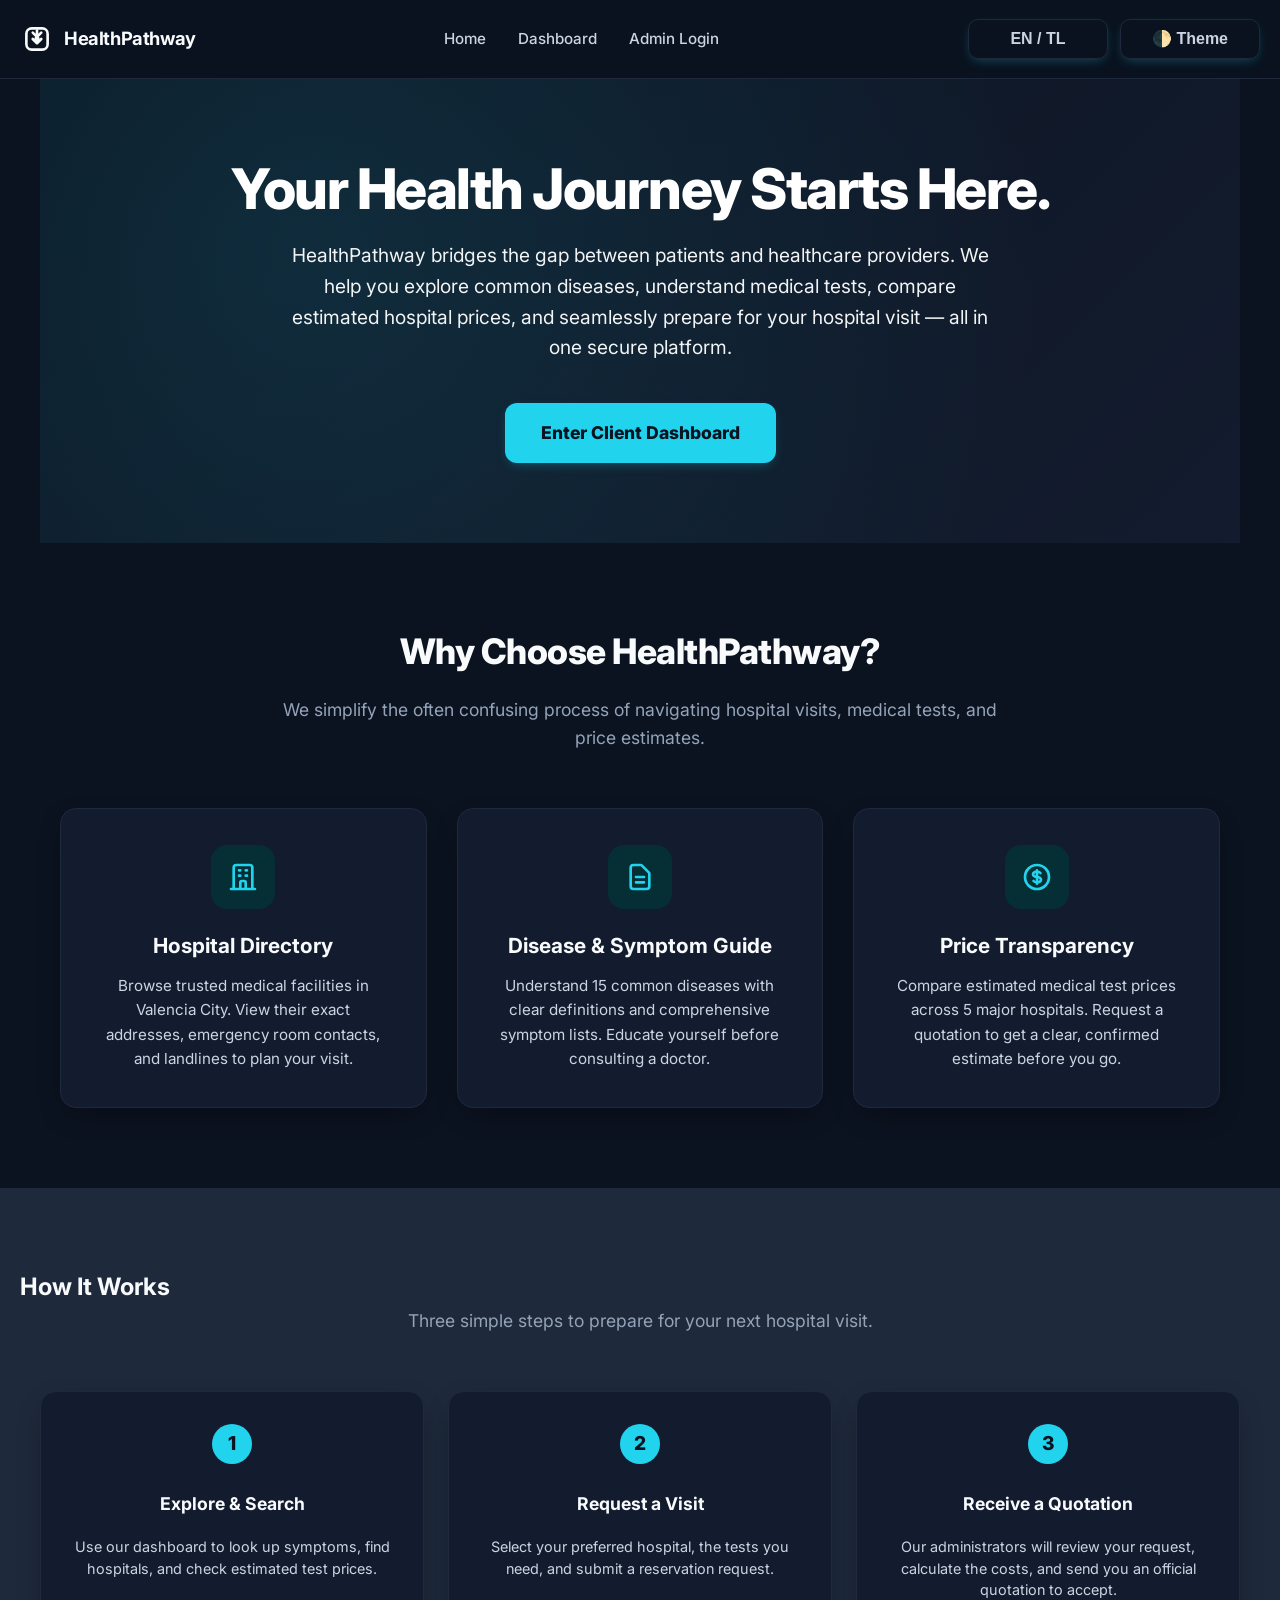
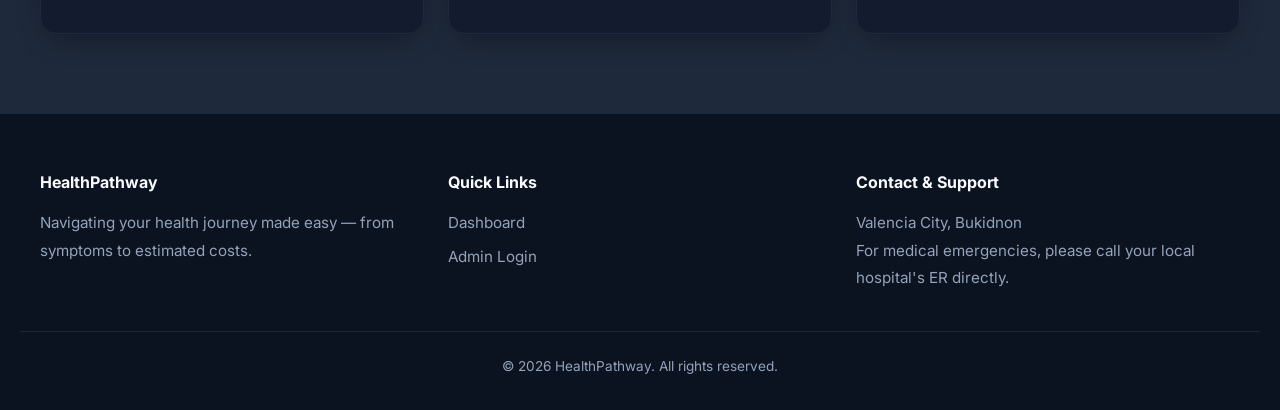
<file: index.html>
<!DOCTYPE html>
<html lang="en" dir="ltr">
<head>
<meta charset="UTF-8">
<meta name="viewport" content="width=device-width, initial-scale=1.0">
<title>HealthPathway — Your Health Journey Starts Here</title>
<link href="https://fonts.googleapis.com/css2?family=Inter:wght@400;600;700;800&display=swap" rel="stylesheet">
<link rel="stylesheet" href="styles.css">
<script>(function(){var t=localStorage.getItem('theme')||'dark';document.documentElement.setAttribute('data-theme',t);})();</script>
<style>
.hero{background:linear-gradient(135deg,var(--dark),var(--dark-soft));color:#fff;padding:120px 20px;text-align:center;position:relative;overflow:hidden;isolate}
.hero::before{content:"";position:absolute;inset:-20%;background:radial-gradient(circle at 30% 40%,rgba(34,211,238,0.12),transparent 60%);pointer-events:none;z-index:0}
.hero > *{position:relative;z-index:1}
.hero h1{font-size:3.5rem;font-weight:800;line-height:1.1;letter-spacing:-1.5px;margin-bottom:20px}
.hero p{font-size:1.2rem;max-width:700px;margin:0 auto 40px;opacity:0.95;line-height:1.6}
.hero .btn-group{display:flex;gap:16px;justify-content:center;flex-wrap:wrap}

.section{max-width:var(--max-width);margin:0 auto;padding:80px 20px}
.section h2{text-align:center;font-size:2.2rem;font-weight:800;letter-spacing:-0.5px;margin-bottom:16px}
.sub{text-align:center;color:var(--muted);max-width:720px;margin:0 auto 56px;font-size:1.1rem}

/* Feature Grid */
.feature-grid{display:grid;grid-template-columns:repeat(auto-fit,minmax(300px,1fr));gap:30px}
.feature-card{background:var(--card);border:1px solid var(--border);border-radius:var(--radius);padding:36px;box-shadow:var(--shadow);text-align:center;transition:all 0.3s}
.feature-card:hover{transform:translateY(-6px);box-shadow:var(--shadow-hover)}
.feature-icon{width:64px;height:64px;background:var(--primary-soft);color:var(--primary);border-radius:16px;display:flex;align-items:center;justify-content:center;margin:0 auto 20px}
.feature-icon svg{width:32px;height:32px}
.feature-card h3{font-size:1.3rem;font-weight:700;margin-bottom:12px;color:var(--text)}
.feature-card p{color:var(--text-soft);font-size:0.95rem;line-height:1.6}

/* How it Works */
.how-it-works{background:var(--border);padding:80px 20px}
.steps{display:grid;grid-template-columns:repeat(auto-fit,minmax(220px,1fr));gap:24px;max-width:var(--max-width);margin:0 auto}
.step{background:var(--card);border:1px solid var(--border);border-radius:16px;padding:32px 24px;text-align:center;position:relative}
.step-num{width:40px;height:40px;background:var(--primary);color:#0b1320;border-radius:50%;display:flex;align-items:center;justify-content:center;font-weight:800;font-size:1.2rem;margin:0 auto 16px}
.step h4{font-size:1.1rem;font-weight:700;margin-bottom:8px;color:var(--text)}
.step p{color:var(--text-soft);font-size:0.9rem;line-height:1.5}
</style>
</head>
<body>
<header class="site-header">
<div class="logo" onclick="window.location.href='index.html'" style="cursor:pointer" aria-label="HealthPathway">
<svg class="logo-mark" viewBox="0 0 32 32" fill="none" xmlns="http://www.w3.org/2000/svg">
<rect x="6" y="6" width="20" height="20" rx="5" stroke="currentColor" stroke-width="2.5"/>
<path d="M16 8v6m0 0 4-4m-4 4-4-4M16 14v6m0 0 4-4m-4 4-4-4" stroke="currentColor" stroke-width="2.5" stroke-linecap="round" stroke-linejoin="round"/>
<circle cx="16" cy="16" r="2.5" fill="currentColor"/>
</svg>
<span class="logo-text">HealthPathway</span>
</div>
<nav class="nav-links" id="navLinks">
<ul style="display:flex;gap:4px;list-style:none;flex-wrap:wrap;margin:0;padding:0">
<li><a href="index.html" class="active" data-i18n="navHome">Home</a></li>
<li><a href="client-dashboard.html" data-i18n="navDash">Dashboard</a></li>
<li><a href="admin-login.html" data-i18n="navAdmin">Admin Login</a></li>
</ul>
</nav>
<button class="btn ghost" id="langToggle">EN / TL</button>
<button class="btn ghost" id="themeToggle">🌓 Theme</button>
</header>

<!-- HERO SECTION -->
<section class="hero section visible">
<h1 data-i18n="heroTitle">Your Health Journey Starts Here.</h1>
<p data-i18n="heroSub">HealthPathway bridges the gap between patients and healthcare providers. We help you explore common diseases, understand medical tests, compare estimated hospital prices, and seamlessly prepare for your hospital visit — all in one secure platform.</p>
<div class="btn-group">
<a href="client-dashboard.html" class="btn" style="font-size:1.1rem;padding:16px 36px;" data-i18n="btnEnter">Enter Client Dashboard</a>
</div>
</section>

<!-- ABOUT US / FEATURES -->
<section class="section">
<h2 data-i18n="whyTitle">Why Choose HealthPathway?</h2>
<p class="sub" data-i18n="whySub">We simplify the often confusing process of navigating hospital visits, medical tests, and price estimates.</p>

<div class="feature-grid">
  <div class="feature-card">
    <div class="feature-icon">
      <svg fill="none" stroke="currentColor" stroke-width="2" viewBox="0 0 24 24"><path stroke-linecap="round" stroke-linejoin="round" d="M19 21V5a2 2 0 00-2-2H7a2 2 0 00-2 2v16m14 0h2m-2 0h-5m-9 0H3m2 0h5M9 7h1m-1 4h1m4-4h1m-1 4h1m-5 10v-5a1 1 0 011-1h2a1 1 0 011 1v5m-4 0h4"></path></svg>
    </div>
    <h3 data-i18n="feat1Title">Hospital Directory</h3>
    <p data-i18n="feat1Desc">Browse trusted medical facilities in Valencia City. View their exact addresses, emergency room contacts, and landlines to plan your visit.</p>
  </div>

  <div class="feature-card">
    <div class="feature-icon">
      <svg fill="none" stroke="currentColor" stroke-width="2" viewBox="0 0 24 24"><path stroke-linecap="round" stroke-linejoin="round" d="M9 12h6m-6 4h6m2 5H7a2 2 0 01-2-2V5a2 2 0 012-2h5.586a1 1 0 01.707.293l5.414 5.414a1 1 0 01.293.707V19a2 2 0 01-2 2z"></path></svg>
    </div>
    <h3 data-i18n="feat2Title">Disease & Symptom Guide</h3>
    <p data-i18n="feat2Desc">Understand 15 common diseases with clear definitions and comprehensive symptom lists. Educate yourself before consulting a doctor.</p>
  </div>

  <div class="feature-card">
    <div class="feature-icon">
      <svg fill="none" stroke="currentColor" stroke-width="2" viewBox="0 0 24 24"><path stroke-linecap="round" stroke-linejoin="round" d="M12 8c-1.657 0-3 .895-3 2s1.343 2 3 2 3 .895 3 2-1.343 2-3 2m0-8c1.11 0 2.08.402 2.599 1M12 8V7m0 1v8m0 0v1m0-1c-1.11 0-2.08-.402-2.599-1M21 12a9 9 0 11-18 0 9 9 0 0118 0z"></path></svg>
    </div>
    <h3 data-i18n="feat3Title">Price Transparency</h3>
    <p data-i18n="feat3Desc">Compare estimated medical test prices across 5 major hospitals. Request a quotation to get a clear, confirmed estimate before you go.</p>
  </div>
</div>
</section>

<!-- HOW IT WORKS -->
<section class="how-it-works">
  <h2 data-i18n="howTitle">How It Works</h2>
  <p class="sub" data-i18n="howSub">Three simple steps to prepare for your next hospital visit.</p>
  
  <div class="steps">
    <div class="step">
      <div class="step-num">1</div>
      <h4 data-i18n="step1">Explore & Search</h4>
      <p data-i18n="step1D">Use our dashboard to look up symptoms, find hospitals, and check estimated test prices.</p>
    </div>
    <div class="step">
      <div class="step-num">2</div>
      <h4 data-i18n="step2">Request a Visit</h4>
      <p data-i18n="step2D">Select your preferred hospital, the tests you need, and submit a reservation request.</p>
    </div>
    <div class="step">
      <div class="step-num">3</div>
      <h4 data-i18n="step3">Receive a Quotation</h4>
      <p data-i18n="step3D">Our administrators will review your request, calculate the costs, and send you an official quotation to accept.</p>
    </div>
  </div>
</section>

<footer>
<div class="footer-grid">
<div>
<h4>HealthPathway</h4>
<p data-i18n="footTag">Navigating your health journey made easy — from symptoms to estimated costs.</p>
</div>
<div>
<h4 data-i18n="footQuick">Quick Links</h4>
<ul>
<li><a href="client-dashboard.html" data-i18n="navDash">Dashboard</a></li>
<li><a href="admin-login.html" data-i18n="navAdmin">Admin Login</a></li>
</ul>
</div>
<div>
<h4 data-i18n="footContact">Contact & Support</h4>
<p>Valencia City, Bukidnon</p>
<p data-i18n="footEmergency">For medical emergencies, please call your local hospital's ER directly.</p>
</div>
</div>
<p class="copyright">© 2026 HealthPathway. All rights reserved.</p>
</footer>

<script>
// 1. TRANSLATION DICTIONARY
const t = {
  en: {
    navHome:'Home', navDash:'Dashboard', navAdmin:'Admin Login',
    heroTitle:'Your Health Journey Starts Here.', 
    heroSub:'HealthPathway bridges the gap between patients and healthcare providers. We help you explore common diseases, understand medical tests, compare estimated hospital prices, and seamlessly prepare for your hospital visit — all in one secure platform.',
    btnEnter:'Enter Client Dashboard',
    whyTitle:'Why Choose HealthPathway?',
    whySub:'We simplify the often confusing process of navigating hospital visits, medical tests, and price estimates.',
    feat1Title:'Hospital Directory', feat1Desc:'Browse trusted medical facilities in Valencia City. View their exact addresses, emergency room contacts, and landlines to plan your visit.',
    feat2Title:'Disease & Symptom Guide', feat2Desc:'Understand 15 common diseases with clear definitions and comprehensive symptom lists. Educate yourself before consulting a doctor.',
    feat3Title:'Price Transparency', feat3Desc:'Compare estimated medical test prices across 5 major hospitals. Request a quotation to get a clear, confirmed estimate before you go.',
    howTitle:'How It Works', howSub:'Three simple steps to prepare for your next hospital visit.',
    step1:'Explore & Search', step1D:'Use our dashboard to look up symptoms, find hospitals, and check estimated test prices.',
    step2:'Request a Visit', step2D:'Select your preferred hospital, the tests you need, and submit a reservation request.',
    step3:'Receive a Quotation', step3D:'Our administrators will review your request, calculate the costs, and send you an official quotation to accept.',
    footTag:'Navigating your health journey made easy — from symptoms to estimated costs.', footQuick:'Quick Links', footContact:'Contact & Support', footEmergency:'For medical emergencies, please call your local hospital\'s ER directly.'
  },
  tl: {
    navHome:'Bahay', navDash:'Dashboard', navAdmin:'Admin Login',
    heroTitle:'Ang Iyong Lakbay sa Kalusugan Nagsisimula Dito.', 
    heroSub:'Ang HealthPathway ay nag-uugnay sa pagitan ng mga pasyente at tagapagbigay ng kalusugan. Tinutulungan ka naming tuklasin ang mga karaniwang sakit, maunawaan ang mga medikal na test, ihambing ang tinatayang presyo ng ospital, at maghanda para sa iyong bisita — lahat sa isang secure na platform.',
    btnEnter:'Pumasok sa Client Dashboard',
    whyTitle:'Bakit Piliin ang HealthPathway?',
    whySub:'Pinasimple namin ang proseso ng pag-navigate sa mga bisita sa ospital, medikal na test, at pagtantya ng presyo.',
    feat1Title:'Direktoryo ng Ospital', feat1Desc:'I-browse ang mga pinagkakatiwalaang medikal na pasilidad sa Valencia City. Tingnan ang kanilang mga address, ER contact, at landline.',
    feat2Title:'Gabay sa Sakit at Sintomas', feat2Desc:'Unawain ang 15 karaniwang sakit na may malinaw na kahulugan at listahan ng sintomas. Mag-aral bago kumonsulta sa doktor.',
    feat3Title:'Transparency sa Presyo', feat3Desc:'Ihambing ang tinatayang presyo ng medikal na test sa 5 pangunahing ospital. Humiling ng kwotasyon para sa malinaw na estimate.',
    howTitle:'Paano Ito Gumagana', howSub:'Tatlong simpleng hakbang para maghanda sa iyong susunod na bisita sa ospital.',
    step1:'Tuklasin at Maghanap', step1D:'Gamitin ang aming dashboard para maghanap ng sintomas, ospital, at presyo ng test.',
    step2:'Humiling ng Bisita', step2D:'Piliin ang iyong gustong ospital, mga test na kailangan, at magsumite ng request.',
    step3:'Tumanggap ng Kwotasyon', step3D:'Susuriin ng aming admin ang iyong request, kalkulahin ang gastos, at magpadala ng opisyal na kwotasyon.',
    footTag:'Ginagawang madali ang paglalakbay sa iyong kalusugan — mula sa mga sintomas hanggang sa tinatayang gastos.', footQuick:'Mabilis na Links', footContact:'Kontak at Suporta', footEmergency:'Para sa mga medikal na emerhensiya, mangyaring tumawag nang direkta sa ER ng iyong lokal na ospital.'
  }
};

let currentLang = localStorage.getItem('lang') || 'en';

// 2. CORE TRANSLATION FUNCTION
function applyLang() {
  document.querySelectorAll('[data-i18n]').forEach(el => {
    const key = el.getAttribute('data-i18n');
    if (t[currentLang] && t[currentLang][key]) {
      if (el.tagName === 'INPUT' || el.tagName === 'TEXTAREA') el.placeholder = t[currentLang][key];
      else el.textContent = t[currentLang][key];
    }
  });

  const lt = document.getElementById('langToggle');
  if (lt) lt.textContent = currentLang === 'en' ? 'EN / TL' : 'TL / EN';
}

// 3. BOOTSTRAPPER
window.addEventListener('DOMContentLoaded', () => {
  applyLang();
  
  document.getElementById('langToggle').addEventListener('click', () => {
    currentLang = currentLang === 'en' ? 'tl' : 'en';
    localStorage.setItem('lang', currentLang);
    applyLang();
  });

  const themeBtn = document.getElementById('themeToggle');
  const root = document.documentElement;
  root.setAttribute('data-theme', localStorage.getItem('theme') || 'dark');
  
  themeBtn.addEventListener('click', () => {
    const isDark = root.getAttribute('data-theme') === 'dark';
    root.setAttribute('data-theme', isDark ? 'light' : 'dark');
    localStorage.setItem('theme', isDark ? 'light' : 'dark');
  });
});
</script>
</body>
</html>
</file>
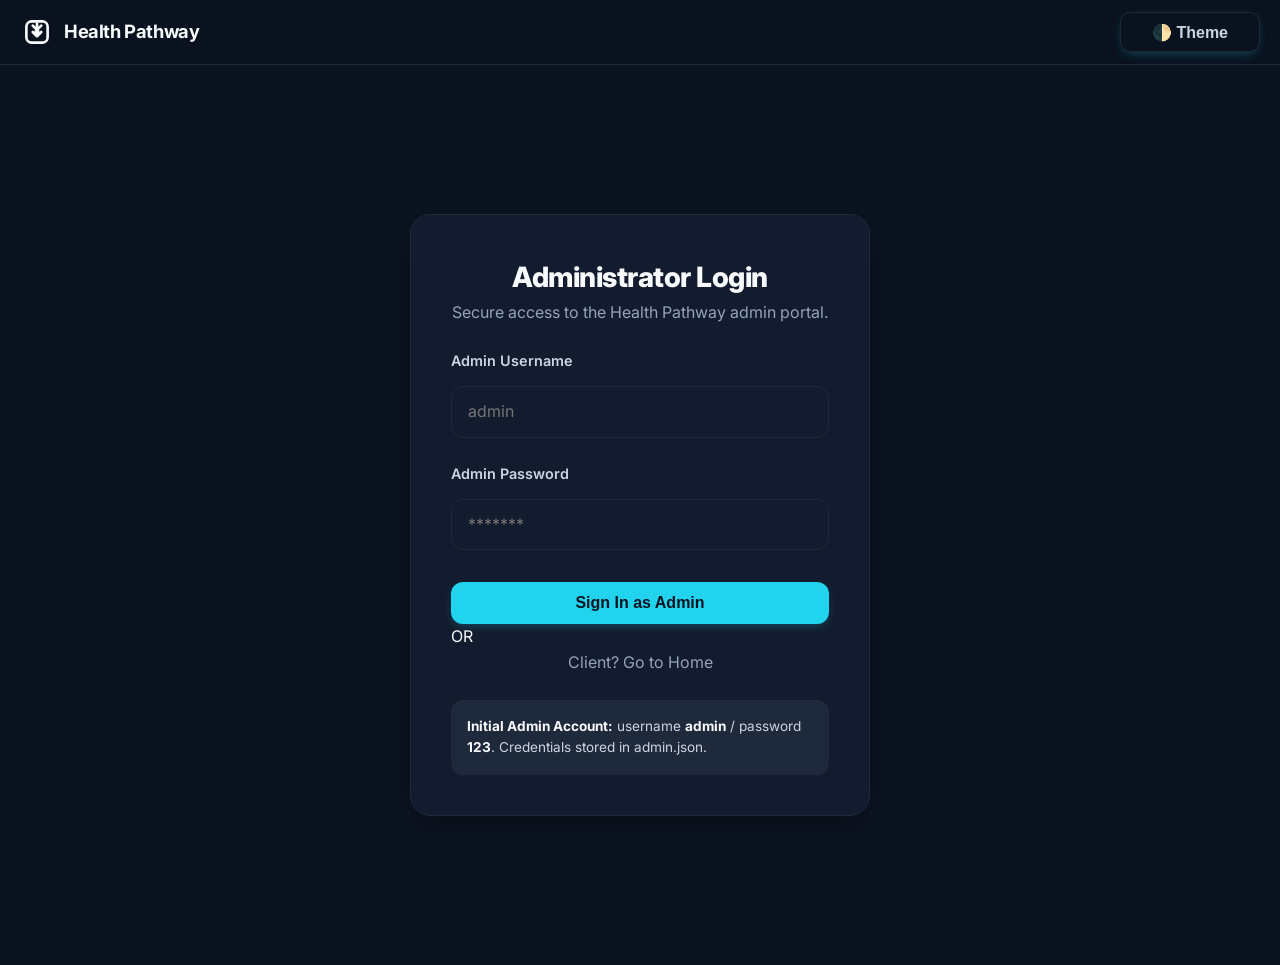
<file: admin-dashboard.html>
<!DOCTYPE html>
<html lang="en" dir="ltr">
<head>
<meta charset="UTF-8">
<meta name="viewport" content="width=device-width, initial-scale=1.0">
<title>Admin Portal - Health Pathway</title>
<link href="https://fonts.googleapis.com/css2?family=Inter:wght@400;600;700;800&display=swap" rel="stylesheet">
<link rel="stylesheet" href="styles.css">
<script>(function(){var t=localStorage.getItem('theme')||'dark';document.documentElement.setAttribute('data-theme',t);})();</script>
<style>
.admin-layout{display:grid;grid-template-columns:260px 1fr;gap:0}
.admin-sidebar{position:sticky;top:0;height:100vh;background:var(--dark);color:#fff;padding:24px;border-right:1px solid var(--border)}
.admin-sidebar .logo{display:flex;align-items:center;gap:10px;margin-bottom:32px;cursor:pointer}
.admin-sidebar .logo-mark{width:30px;height:30px}
.admin-sidebar .logo-text{color:#fff;font-weight:800;font-size:1.1rem}
.admin-sidebar nav ul{list-style:none;padding:0}
.admin-sidebar nav li{margin:10px 0}
.admin-sidebar nav a{color:var(--muted);text-decoration:none;font-weight:500;padding:10px 12px;border-radius:10px;display:block;transition:all 0.2s;cursor:pointer}
.admin-sidebar nav a:hover,.admin-sidebar nav a.active{background:var(--primary);color:#0b1320}
.admin-sidebar .user-info{margin-top:auto;padding-top:24px;border-top:1px solid rgba(255,255,255,0.1);font-size:0.85rem;color:var(--muted)}
.admin-main{padding:40px;overflow-y:auto}
.page-header{display:flex;justify-content:space-between;align-items:center;margin-bottom:32px}
.page-header h1{font-size:2rem;font-weight:800;margin:0 0 8px 0;letter-spacing:-0.5px}
.page-header p{color:var(--muted);margin:0}
.stat-grid{display:grid;grid-template-columns:repeat(auto-fit,minmax(170px,1fr));gap:16px;margin-bottom:32px}
.btn-admin{background:var(--primary);color:#0b1320;padding:10px 20px;border-radius:12px;font-weight:700;border:none;cursor:pointer}
.btn-admin:hover{background:var(--primary-hover)}
.quote-form{background:var(--card);border:1px solid var(--border);border-radius:12px;padding:20px;margin-top:16px}
.quote-form .form-row{display:grid;grid-template-columns:1fr 1fr;gap:12px;margin-bottom:12px}
.quote-form input,.quote-form select,.quote-form textarea{width:100%;padding:10px 14px;border:1px solid var(--border);border-radius:10px;font:inherit;background:var(--card);color:var(--text)}
.quote-form textarea{min-height:80px}
@media (max-width:768px){.admin-layout{grid-template-columns:1fr}.admin-sidebar{display:none}}
</style>
</head>
<body>
<header class="site-header">
<div class="logo" onclick="window.location.href='index.html'" style="cursor:pointer" aria-label="Health Pathway">
<svg class="logo-mark" viewBox="0 0 32 32" fill="none" xmlns="http://www.w3.org/2000/svg">
<rect x="6" y="6" width="20" height="20" rx="5" stroke="currentColor" stroke-width="2.5"/>
<path d="M16 8v6m0 0 4-4m-4 4-4-4M16 14v6m0 0 4-4m-4 4-4-4" stroke="currentColor" stroke-width="2.5" stroke-linecap="round" stroke-linejoin="round"/>
<circle cx="16" cy="16" r="2.5" fill="currentColor"/>
</svg>
<span class="logo-text">Health Pathway</span>
</div>
<div class="header-actions" style="display:flex;align-items:center;gap:12px">
<a href="admin-dashboard.html" class="btn ghost" style="margin-right:8px">Dashboard</a>
<button class="btn secondary" onclick="logout()" style="margin-right:8px">Logout</button>
<span id="navUser" style="color:var(--text-soft);font-size:0.9rem"></span>
<button class="btn ghost" id="themeToggle">🌓 Theme</button>
</div>
</header>

<div class="admin-layout">
<aside class="admin-sidebar">
<div class="logo" onclick="window.location.href='index.html'" style="cursor:pointer" aria-label="Health Pathway">
<svg class="logo-mark" viewBox="0 0 32 32" fill="none" xmlns="http://www.w3.org/2000/svg">
<rect x="6" y="6" width="20" height="20" rx="5" stroke="currentColor" stroke-width="2.5"/>
<path d="M16 8v6m0 0 4-4m-4 4-4-4M16 14v6m0 0 4-4m-4 4-4-4" stroke="currentColor" stroke-width="2.5" stroke-linecap="round" stroke-linejoin="round"/>
<circle cx="16" cy="16" r="2.5" fill="currentColor"/>
</svg>
<span class="logo-text">Health Pathway</span>
</div>
<nav>
<ul>
<li><a class="nav-link active" onclick="showSection('dashboard', this)">Dashboard</a></li>
<li><a class="nav-link" onclick="showSection('requests', this)">Manage Requests</a></li>
<li><a class="nav-link" onclick="showSection('quotations', this)">Quotations</a></li>
<li><a href="admin-data-management.html" class="nav-link">Data Management</a></li>
</ul>
</nav>
<div class="user-info" id="sidebarUser"></div>
</aside>

<main class="admin-main">
<div class="page-header" id="pageHeader">
<div>
<h1>Admin Dashboard</h1>
<p>Manage client requests, quotations, and hospital data.</p>
</div>
</div>

<!-- Dashboard Section -->
<div id="section-dashboard">
<div class="stat-grid">
<div class="stat-card"><div class="stat-value" id="statClients">0</div><div class="stat-label">Total Clients</div></div>
<div class="stat-card"><div class="stat-value" id="statRequests">0</div><div class="stat-label">Total Requests</div></div>
<div class="stat-card"><div class="stat-value" id="statPending">0</div><div class="stat-label">Pending Requests</div></div>
<div class="stat-card"><div class="stat-value" id="statQuoted">0</div><div class="stat-label">Quotations Sent</div></div>
<div class="stat-card"><div class="stat-value" id="statConfirmed">0</div><div class="stat-label">Confirmed Visits</div></div>
</div>
<div class="card-section">
<h3>Recent Reservation Requests</h3>
<div id="recentRequests"></div>
</div>
</div>

<!-- Manage Requests Section -->
<div id="section-requests" style="display:none">
<div class="filter-bar">
<input type="text" id="searchReq" placeholder="Search request ID, client, hospital..." oninput="filterRequests()">
<select id="statusFilter" onchange="filterRequests()"><option value="">All Status</option><option value="pending">Pending</option><option value="review">Under Review</option><option value="quoted">Quotation Sent</option><option value="accepted">Accepted</option><option value="confirmed">Confirmed</option><option value="cancelled">Cancelled</option></select>
</div>
<h3>Reservation Management</h3>
<div id="adminRequestsTable"></div>
</div>

<!-- Quotations Section -->
<div id="section-quotations" style="display:none">
<h3>Quotation Management</h3>
<p style="color:var(--muted);margin-bottom:20px">Review pending requests and send quotations to clients.</p>
<div id="quotationsList"></div>
</div>

</main>
</div>

<script>
let lang = localStorage.getItem('lang') || 'en';
const t = {
  en: { dash:'Dashboard', manageReq:'Manage Requests', quotes:'Quotations', data:'Data Management', logout:'Logout', guest:'Administrator' },
  tl: { dash:'Dashboard', manageReq:'Pamahalaan ang mga Request', quotes:'Mga Kwotasyon', data:'Pamahalaan ng Data', logout:'Mag-logout', guest:'Administrator' }
};

function setLang(l){
  lang=l; localStorage.setItem('lang',l);
  document.querySelectorAll('[data-i18n]').forEach(el=>{
    const key=el.getAttribute('data-i18n');
    if(t[lang][key]) el.textContent = t[lang][key];
  });
  const lt=document.getElementById('langToggle');
  if(lt) lt.textContent = lang==='en'?'EN / TL':'TL / EN';
}
function newId(p){return (crypto.randomUUID? p+'-'+crypto.randomUUID() : p+'-'+Date.now()+'-'+Math.floor(Math.random()*1e6));}
function safeArr(x){return Array.isArray(x)?x:[];}
function safeObj(x){return (x&&typeof x==='object'&&!Array.isArray(x))?x:{};}
function getDb(){return JSON.parse(localStorage.getItem('hp_db')||'{}');}
function saveDb(d){localStorage.setItem('hp_db',JSON.stringify(d));}
function requireAdmin(){
const u=localStorage.getItem('hp_user');
if(!u){window.location.href='admin-login.html';return null;}
try{const cu=JSON.parse(u);if(cu.role!=='admin'){window.location.href='admin-login.html';return null;}}catch(e){window.location.href='admin-login.html';return null;}
return JSON.parse(u);
}
function logout(){
localStorage.removeItem('isAdmin');
localStorage.removeItem('adminUser');
localStorage.removeItem('hp_user');
window.location.href='admin-login.html';
}
let db = JSON.parse(localStorage.getItem('hp_db') || 'null');
let currentUser=null;

if(!db){
  fetch('data.json').then(r=>r.json()).then(d=>{
    localStorage.setItem('hp_db',JSON.stringify(d));
    db=d;
    initPage();
  });
} else {
  initPage();
}

function initPage(){
  currentUser=requireAdmin();
  if(!currentUser)return;
  const root=document.documentElement;
  const savedTheme=localStorage.getItem('theme')||'dark';
  root.setAttribute('data-theme',savedTheme);
  document.getElementById('navUser').textContent=currentUser.full_name+' · Admin';
  document.getElementById('sidebarUser').textContent=currentUser.full_name+' · Admin';
  db=JSON.parse(localStorage.getItem('hp_db')||'{}');
  renderDashboard();

  document.getElementById('themeToggle').addEventListener('click',()=>{
    const isDark=root.getAttribute('data-theme')==='dark';
    root.setAttribute('data-theme',isDark?'light':'dark');
    localStorage.setItem('theme',isDark?'light':'dark');
  });
}

function closeAllModals(){document.querySelectorAll('.modal').forEach(m=>m.remove());}
window.addEventListener('keydown',(e)=>{if(e.key==='Escape')closeAllModals();});
document.addEventListener('click',(e)=>{if(e.target&&e.target.classList&&e.target.classList.contains('modal'))closeAllModals();});

function renderDashboard(){
  const clients=safeArr(db.users).filter(u=>u.role==='client');
  const requests=safeArr(db.reservation_requests);
  document.getElementById('statClients').textContent=clients.length;
  document.getElementById('statRequests').textContent=requests.length;
  document.getElementById('statPending').textContent=requests.filter(r=>r.status==='pending').length;
  document.getElementById('statQuoted').textContent=requests.filter(r=>r.status==='quoted').length;
  document.getElementById('statConfirmed').textContent=requests.filter(r=>r.status==='confirmed').length;

  const recent=[...requests].reverse().slice(0,5);
  const cont=document.getElementById('recentRequests');
  if(recent.length===0){cont.innerHTML='<div class="empty-state"><p><b>No requests yet.</b></p></div>';return;}
  cont.innerHTML='<table class="table"><thead><tr><th>Request ID</th><th>Client Name</th><th>Hospital</th><th>Status</th><th>Action</th></tr></thead><tbody>'+recent.map(r=>{
    const c=safeArr(db.users).find(u=>u.id===r.client_id);
    const h=safeArr(db.hospitals).find(h=>h.id===r.hospital_id);
    return `<tr><td><b>#${r.id}</b></td><td>${r.client_name||(c?c.full_name:'—')}</td><td>${h?h.name:'—'}</td><td><span class="status-badge status-${r.status}">${r.status}</span></td><td><button class="btn-sm primary" onclick="viewRequestDetail('${r.id}')">Manage</button></td></tr>`;
  }).join('')+'</tbody></table>';
}

function showSection(section, el){
  document.querySelectorAll('[id^="section-"]').forEach(s=>s.style.display='none');
  const s=document.getElementById('section-'+section);if(s)s.style.display='block';
  const titles={'requests':'Reservation Management','quotations':'Quotation Management','dashboard':'Admin Dashboard'};
  const h1=document.querySelector('#pageHeader h1');if(h1)h1.textContent=titles[section]||'Admin Dashboard';
  document.querySelectorAll('.nav-link').forEach(a=>a.classList.remove('active'));
  if(el)el.classList.add('active');

  if(section==='requests'){renderRequestsTable();}
  else if(section==='quotations'){renderQuotationsAdmin();}
}

function renderRequestsTable(){
  const cont=document.getElementById('adminRequestsTable');
  const requests=safeArr(db.reservation_requests);
  if(requests.length===0){cont.innerHTML='<div class="empty-state"><p><b>No reservation requests.</b></p></div>';return;}
  cont.innerHTML='<table class="table"><thead><tr><th>Request ID</th><th>Client Name</th><th>Contact</th><th>Hospital</th><th>Visit Date</th><th>Tests</th><th>Status</th><th>Action</th></tr></thead><tbody>'+requests.map(r=>{
    const h=safeArr(db.hospitals).find(h=>h.id===r.hospital_id);
    const testCount=r.test_ids?r.test_ids.length:0;
    return `<tr><td><b>#${r.id}</b></td><td>${r.client_name||'—'}</td><td>${r.client_contact||'—'}</td><td>${h?h.name:'—'}</td><td>${r.visit_date||'—'}</td><td>${testCount}</td><td><span class="status-badge status-${r.status}">${r.status}</span></td><td><button class="btn-sm primary" onclick="window.location.href='admin-request-detail.html?id=${r.id}'">View Details</button></td></tr>`;
  }).join('')+'</tbody></table>';
}

function filterRequests(){
  const q=document.getElementById('searchReq').value.toLowerCase();
  const s=document.getElementById('statusFilter').value;
  const requests=safeArr(db.reservation_requests);
  const filtered=requests.filter(r=>{
    const h=safeArr(db.hospitals).find(h=>h.id===r.hospital_id);
    const match=(!q||r.id.toLowerCase().includes(q)||(r.client_name&&r.client_name.toLowerCase().includes(q))||(h&&h.name.toLowerCase().includes(q)));
    const statusMatch=!s||r.status===s;
    return match&&statusMatch;
  });
  const cont=document.getElementById('adminRequestsTable');
  if(filtered.length===0){cont.innerHTML='<div class="empty-state"><p><b>No matching requests.</b></p></div>';return;}
  cont.innerHTML='<table class="table"><thead><tr><th>Request ID</th><th>Client Name</th><th>Contact</th><th>Hospital</th><th>Visit Date</th><th>Tests</th><th>Status</th><th>Action</th></tr></thead><tbody>'+filtered.map(r=>{
    const h=safeArr(db.hospitals).find(h=>h.id===r.hospital_id);
    const testCount=r.test_ids?r.test_ids.length:0;
    return `<tr><td><b>#${r.id}</b></td><td>${r.client_name||'—'}</td><td>${r.client_contact||'—'}</td><td>${h?h.name:'—'}</td><td>${r.visit_date||'—'}</td><td>${testCount}</td><td><span class="status-badge status-${r.status}">${r.status}</span></td><td><button class="btn-sm primary" onclick="window.location.href='admin-request-detail.html?id=${r.id}'">View Details</button></td></tr>`;
  }).join('')+'</tbody></table>';
}

function viewRequestDetail(id){
  // Redirect to the full detail page instead of opening a modal
  window.location.href='admin-request-detail.html?id='+id;
}

function renderQuotationsAdmin(){
  const cont=document.getElementById('quotationsList');
  const quotes=safeArr(db.quotations);
  if(quotes.length===0){cont.innerHTML='<div class="empty-state"><p><b>No quotations yet.</b></p></div>';return;}
  cont.innerHTML='<table class="table"><thead><tr><th>Quote ID</th><th>Request</th><th>Client</th><th>Total</th><th>Status</th><th>Action</th></tr></thead><tbody>'+quotes.map(q=>{
    const r=safeArr(db.reservation_requests).find(x=>x.id===q.request_id);
    return `<tr><td><b>#${q.id}</b></td><td>#${q.request_id}</td><td>${q.client_id}</td><td>₱${q.total.toLocaleString()}</td><td><span class="status-badge status-${q.status}">${q.status}</span></td><td><button class="btn-sm primary" onclick="window.location.href='admin-request-detail.html?id=${q.request_id}'">View</button></td></tr>`;
  }).join('')+'</tbody></table>';
}
</script>
</body>
</html>
</file>
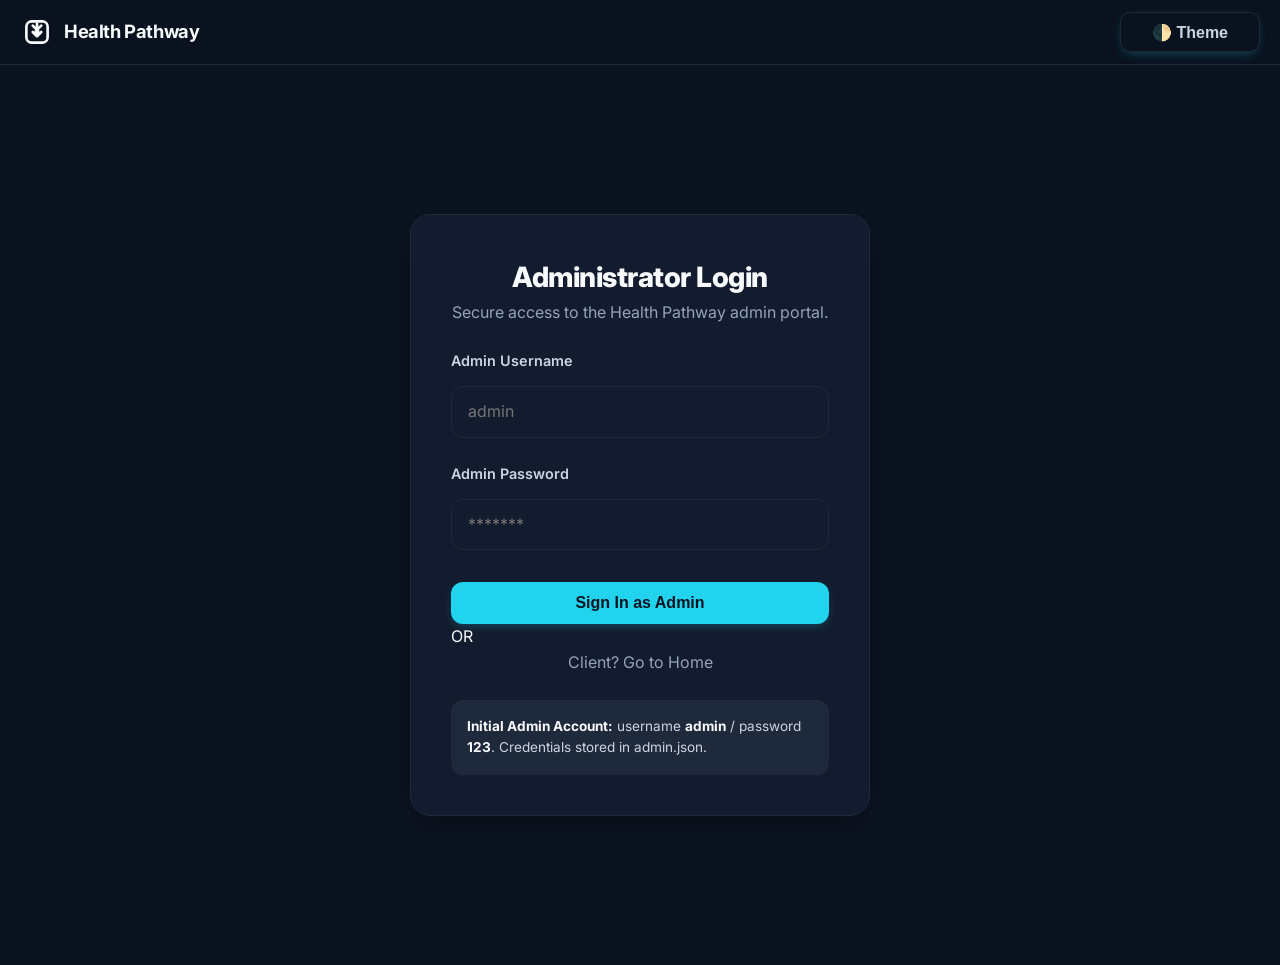
<file: admin-data-management.html>
<!DOCTYPE html>
<html lang="en" dir="ltr">
<head>
<meta charset="UTF-8">
<meta name="viewport" content="width=device-width, initial-scale=1.0">
<title>Data Management - Health Pathway Admin</title>
<link href="https://fonts.googleapis.com/css2?family=Inter:wght@400;600;700;800&display=swap" rel="stylesheet">
<link rel="stylesheet" href="styles.css">
<script>(function(){var t=localStorage.getItem('theme')||'dark';document.documentElement.setAttribute('data-theme',t);})();</script>
<style>
.admin-main{padding:40px;overflow-y:auto}
.page-header{margin-bottom:32px}
.page-header h1{font-size:2rem;font-weight:800;margin:0 0 8px 0;letter-spacing:-0.5px}
.page-header p{color:var(--muted);margin:0}
.tab-btn{background:transparent;border:none;padding:10px 20px;border-radius:8px;font-weight:600;color:var(--text-soft);cursor:pointer;border:1px solid var(--border);margin-right:8px;margin-bottom:8px}
.tab-btn.active{background:var(--primary);color:#0b1320;border-color:var(--primary)}
.tab-content{display:none}
.tab-content.active{display:block}
.form-row{display:flex;gap:10px;flex-wrap:wrap;margin-bottom:14px}
.form-row input,.form-row select,.form-row textarea{padding:10px 14px;border:1px solid var(--border);border-radius:10px;font:inherit;background:var(--card);color:var(--text);flex:1}
.form-row textarea{min-height:60px;resize:vertical}
.save-cancel{display:flex;gap:10px;margin-top:12px}
.edit-form{background:var(--border);border-radius:10px;padding:16px;margin-top:16px}
.price-grid{display:grid;grid-template-columns:repeat(auto-fill,minmax(200px,1fr));gap:10px}
.price-item{border:1px solid var(--border);border-radius:10px;padding:12px;background:var(--card)}
.price-item .test-name{font-weight:600;color:var(--text);margin-bottom:6px;display:block}
.price-item input{width:100%;padding:8px;border:1px solid var(--border);border-radius:6px}
.tabs{display:flex;gap:4px;margin-bottom:24px;flex-wrap:wrap}
</style>
</head>
<body>
<header class="site-header">
<div class="logo" onclick="window.location.href='index.html'" style="cursor:pointer" aria-label="Health Pathway">
<svg class="logo-mark" viewBox="0 0 32 32" fill="none" xmlns="http://www.w3.org/2000/svg">
<rect x="6" y="6" width="20" height="20" rx="5" stroke="currentColor" stroke-width="2.5"/>
<path d="M16 8v6m0 0 4-4m-4 4-4-4M16 14v6m0 0 4-4m-4 4-4-4" stroke="currentColor" stroke-width="2.5" stroke-linecap="round" stroke-linejoin="round"/>
<circle cx="16" cy="16" r="2.5" fill="currentColor"/>
</svg>
<span class="logo-text">Health Pathway</span>
</div>
<div class="header-actions" style="display:flex;align-items:center;gap:12px">
<a href="admin-dashboard.html" class="btn ghost" style="margin-right:8px">Dashboard</a>
<span id="navUser" style="color:var(--text-soft);font-size:0.9rem"></span>
<button class="btn ghost" id="themeToggle">🌓 Theme</button>
</div>
</header>

<main class="admin-main">
<div class="page-header">
<h1>Data Management</h1>
<p>Manage hospitals, diseases, and medical tests.</p>
</div>

<div class="tabs">
<button class="tab-btn active" onclick="openTab('hospitals', this)">Hospitals</button>
<button class="tab-btn" onclick="openTab('diseases', this)">Diseases</button>
<button class="tab-btn" onclick="openTab('tests', this)">Medical Tests</button>
<button class="tab-btn" onclick="openTab('prices', this)">Hospital Test Prices</button>
</div>

<div id="tab-hospitals" class="tab-content active">
<div class="card-section">
<h3>Hospital Management</h3>
<button class="btn-add" onclick="showAddHospitalForm()">+ Add Hospital</button>
<div id="addHospitalForm" style="display:none" class="edit-form">
<div class="form-row">
<input type="text" id="hName" placeholder="Hospital Name">
<input type="text" id="hAddr" placeholder="Address">
</div>
<div class="form-row">
<input type="text" id="hER" placeholder="ER Contact">
<input type="text" id="hLand" placeholder="Landline">
<label style="align-self:flex-end"><input type="checkbox" id="hAvail" checked> Available</label>
</div>
<div class="save-cancel">
<button class="btn-sm primary" onclick="saveHospital()">Save</button>
<button class="btn-sm secondary" onclick="showAddHospitalForm()">Cancel</button>
</div>
</div>
<table class="table admin-table">
<thead><tr><th>Name</th><th>Address</th><th>ER</th><th>Landline</th><th>Available</th><th>Action</th></tr></thead>
<tbody id="hospitalsBody"></tbody>
</table>
</div>
</div>

<div id="tab-diseases" class="tab-content">
<div class="card-section">
<h3>Disease Management</h3>
<button class="btn-add" onclick="showAddDiseaseForm()">+ Add Disease</button>
<div id="addDiseaseForm" style="display:none" class="edit-form">
<div class="form-row">
<input type="text" id="disName" placeholder="Disease Name">
</div>
<div class="form-row">
<textarea id="disDef" placeholder="Definition"></textarea>
</div>
<div class="form-row">
<textarea id="disSymp" placeholder="Symptoms (comma separated)"></textarea>
</div>
<div class="save-cancel">
<button class="btn-sm primary" onclick="saveDisease()">Save</button>
<button class="btn-sm secondary" onclick="showAddDiseaseForm()">Cancel</button>
</div>
</div>
<table class="table admin-table">
<thead><tr><th>Name</th><th>Definition</th><th>Symptoms</th><th>Action</th></tr></thead>
<tbody id="diseasesBody"></tbody>
</table>
</div>
</div>

<div id="tab-tests" class="tab-content">
<div class="card-section">
<h3>Medical Test Management</h3>
<button class="btn-add" onclick="showAddTestForm()">+ Add Test</button>
<div id="addTestForm" style="display:none" class="edit-form">
<div class="form-row">
<input type="text" id="testName" placeholder="Test Name">
</div>
<div class="form-row">
<textarea id="testDesc" placeholder="Description"></textarea>
</div>
<div class="save-cancel">
<button class="btn-sm primary" onclick="saveTest()">Save</button>
<button class="btn-sm secondary" onclick="showAddTestForm()">Cancel</button>
</div>
</div>
<table class="table admin-table">
<thead><tr><th>Test Name</th><th>Description</th><th>Action</th></tr></thead>
<tbody id="testsBody"></tbody>
</table>
</div>
</div>

<div id="tab-prices" class="tab-content">
<div class="card-section">
<h3>Hospital Test Prices</h3>
<p style="color:var(--muted);font-size:0.9rem;margin-bottom:16px">Set prices for each test at each hospital. Mark as estimated or unavailable.</p>
<div id="pricesContainer"></div>
</div>
</div>

</main>

<script>
function newId(p){return (crypto.randomUUID? p+'-'+crypto.randomUUID() : p+'-'+Date.now()+'-'+Math.floor(Math.random()*1e6));}
function safeArr(x){return Array.isArray(x)?x:[];}
function safeObj(x){return (x&&typeof x==='object'&&!Array.isArray(x))?x:{};}
function getDb(){return JSON.parse(localStorage.getItem('hp_db')||'{}');}
function saveDb(d){localStorage.setItem('hp_db',JSON.stringify(d));}
function requireAdmin(){
const u=localStorage.getItem('hp_user');
if(!u){window.location.href='admin-login.html';return null;}
try{const cu=JSON.parse(u);if(cu.role!=='admin'){window.location.href='admin-login.html';return null;}}catch(e){window.location.href='admin-login.html';return null;}
return JSON.parse(u);
}

let db = JSON.parse(localStorage.getItem('hp_db') || 'null');
let currentUser=null;
let editMode=null;
let editType=null;

if(!db){
  fetch('data.json').then(r=>r.json()).then(d=>{
    localStorage.setItem('hp_db',JSON.stringify(d));
    db=d;
    initPage();
  });
} else {
  initPage();
}

function initPage(){
  currentUser=requireAdmin();
  if(!currentUser)return;
  const root=document.documentElement;
  const savedTheme=localStorage.getItem('theme')||'dark';
  root.setAttribute('data-theme',savedTheme);
  document.getElementById('navUser').textContent=currentUser.full_name+' (Admin)';
  db=JSON.parse(localStorage.getItem('hp_db')||'{}');
  
  renderHospitals();
  renderDiseases();
  renderTests();
  renderPrices();

  document.getElementById('themeToggle').addEventListener('click',()=>{
    const isDark=root.getAttribute('data-theme')==='dark';
    root.setAttribute('data-theme',isDark?'light':'dark');
    localStorage.setItem('theme',isDark?'light':'dark');
  });
}

function openTab(tab, el){
  document.querySelectorAll('.tab-content').forEach(t=>t.classList.remove('active'));
  document.querySelectorAll('.tab-btn').forEach(b=>b.classList.remove('active'));
  document.getElementById('tab-'+tab).classList.add('active');
  if(el)el.classList.add('active');
}

// ... (The rest of the rendering and saving functions are identical to your previous code)
function renderHospitals(){const cont=document.getElementById('hospitalsBody');const hs=safeArr(db.hospitals);cont.innerHTML=hs.map(h=>`<tr><td>${h.name}</td><td>${h.addr}</td><td>${h.er}</td><td>${h.land}</td><td><span class="status-badge ${h.available?'status-confirmed':'status-cancelled'}">${h.available?'Yes':'No'}</span></td><td><button class="btn-sm secondary" onclick="editHospital('${h.id}')">Edit</button> <button class="btn-sm danger" onclick="deleteHospital('${h.id}')">Delete</button></td></tr>`).join('');}
function showAddHospitalForm(){const f=document.getElementById('addHospitalForm');f.style.display=f.style.display==='none'?'block':'none';editMode=null;editType='hospital';document.getElementById('hName').value='';document.getElementById('hAddr').value='';document.getElementById('hER').value='';document.getElementById('hLand').value='';document.getElementById('hAvail').checked=true;}
function editHospital(id){const h=safeArr(db.hospitals).find(x=>x.id===id);editMode=id;editType='hospital';document.getElementById('addHospitalForm').style.display='block';document.getElementById('hName').value=h.name;document.getElementById('hAddr').value=h.addr;document.getElementById('hER').value=h.er;document.getElementById('hLand').value=h.land;document.getElementById('hAvail').checked=h.available;}
function saveHospital(){const name=document.getElementById('hName').value.trim();const addr=document.getElementById('hAddr').value.trim();const er=document.getElementById('hER').value.trim();const land=document.getElementById('hLand').value.trim();const avail=document.getElementById('hAvail').checked;if(!name||!addr){alert('Name and address required');return;}const d=getDb();const hs=safeArr(d.hospitals);if(editMode){const h=hs.find(x=>x.id===editMode);if(h){h.name=name;h.addr=addr;h.er=er;h.land=land;h.available=avail;}}else{hs.push({id:newId('h'),name,addr,er,land,available:avail});d.hospitals=hs;}saveDb(d);showAddHospitalForm();renderHospitals();renderPrices();}
function deleteHospital(id){if(!confirm('Delete this hospital?'))return;const d=getDb();d.hospitals=safeArr(d.hospitals).filter(x=>x.id!==id);saveDb(d);renderHospitals();renderPrices();}

function renderDiseases(){const cont=document.getElementById('diseasesBody');const ds=safeArr(db.diseases);cont.innerHTML=ds.map(d=>`<tr><td>${d.name}</td><td>${d.def}</td><td>${d.symptoms.join(', ')}</td><td><button class="btn-sm secondary" onclick="editDisease('${d.id}')">Edit</button> <button class="btn-sm danger" onclick="deleteDisease('${d.id}')">Delete</button></td></tr>`).join('');}
function showAddDiseaseForm(){const f=document.getElementById('addDiseaseForm');f.style.display=f.style.display==='none'?'block':'none';editMode=null;editType='disease';document.getElementById('disName').value='';document.getElementById('disDef').value='';document.getElementById('disSymp').value='';}
function editDisease(id){const d=safeArr(db.diseases).find(x=>x.id===id);editMode=id;editType='disease';document.getElementById('addDiseaseForm').style.display='block';document.getElementById('disName').value=d.name;document.getElementById('disDef').value=d.def;document.getElementById('disSymp').value=d.symptoms.join(', ');}
function saveDisease(){const name=document.getElementById('disName').value.trim();const def=document.getElementById('disDef').value.trim();const symp=document.getElementById('disSymp').value.trim().split(',').map(s=>s.trim()).filter(Boolean);if(!name||!def){alert('Name and definition required');return;}const d=getDb();const ds=safeArr(d.diseases);if(editMode){const dis=ds.find(x=>x.id===editMode);if(dis){dis.name=name;dis.def=def;dis.symptoms=symp;}}else{ds.push({id:newId('d'),name,def,symptoms:symp});d.diseases=ds;}saveDb(d);showAddDiseaseForm();renderDiseases();}
function deleteDisease(id){if(!confirm('Delete this disease?'))return;const d=getDb();d.diseases=safeArr(d.diseases).filter(x=>x.id!==id);saveDb(d);renderDiseases();}

function renderTests(){const cont=document.getElementById('testsBody');const ts=safeArr(db.medical_tests);cont.innerHTML=ts.map(t=>`<tr><td>${t.name}</td><td>${t.description}</td><td><button class="btn-sm secondary" onclick="editTest('${t.id}')">Edit</button> <button class="btn-sm danger" onclick="deleteTest('${t.id}')">Delete</button></td></tr>`).join('');}
function showAddTestForm(){const f=document.getElementById('addTestForm');f.style.display=f.style.display==='none'?'block':'none';editMode=null;editType='test';document.getElementById('testName').value='';document.getElementById('testDesc').value='';}
function editTest(id){const t=safeArr(db.medical_tests).find(x=>x.id===id);editMode=id;editType='test';document.getElementById('addTestForm').style.display='block';document.getElementById('testName').value=t?t.name:'';document.getElementById('testDesc').value=t?t.description:'';}
function saveTest(){const name=document.getElementById('testName').value.trim();const desc=document.getElementById('testDesc').value.trim();if(!name){alert('Test name required');return;}const d=getDb();const ts=safeArr(d.medical_tests);if(editMode){const t=ts.find(x=>x.id===editMode);if(t){t.name=name;t.description=desc;}}else{ts.push({id:newId('t'),name,description:desc});d.medical_tests=ts;}saveDb(d);showAddTestForm();renderTests();renderPrices();}
function deleteTest(id){if(!confirm('Delete this test?'))return;const d=getDb();d.medical_tests=safeArr(d.medical_tests).filter(x=>x.id!==id);saveDb(d);renderTests();renderPrices();}

function renderPrices(){
const cont=document.getElementById('pricesContainer');
let html='';
const hs=safeArr(db.hospitals);
const ts=safeArr(db.medical_tests);
const prices=safeObj(db.hospital_test_prices);
hs.forEach(h=>{
html+=`<h4 style="margin:20px 0 10px 0;font-size:1rem;color:var(--text)">${h.name}</h4><div class="price-grid">`;
ts.forEach(t=>{
const price=prices[h.id]?prices[h.id][t.id]:null;
html+=`<div class="price-item"><span class="test-name">${t.name}</span><input type="number" value="${price!==null?price:''}" onchange="updatePrice('${h.id}','${t.id}',this.value)"></div>`;
});
html+=`</div>`;
});
cont.innerHTML=html;
}
function updatePrice(hid,tid,val){
const d=getDb();
const prices=safeObj(d.hospital_test_prices);
if(!prices[hid])prices[hid]={};
prices[hid][tid]=val===''?null:parseFloat(val);
d.hospital_test_prices=prices;
saveDb(d);
}
</script>
</body>
</html>
</file>
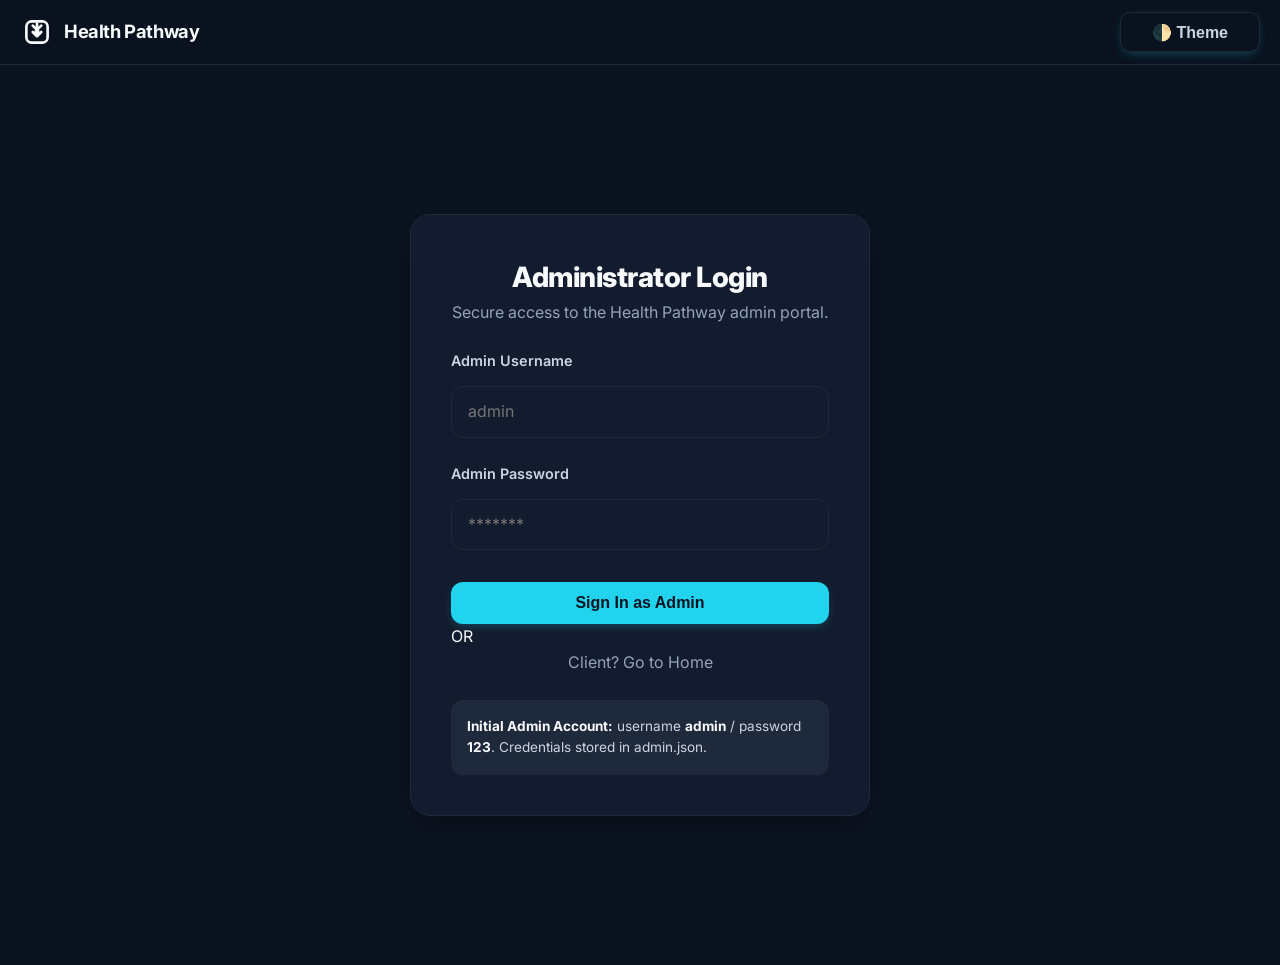
<file: admin-login.html>
<!DOCTYPE html>
<html lang="en" dir="ltr">
<head>
<meta charset="UTF-8">
<meta name="viewport" content="width=device-width, initial-scale=1.0">
<title>Admin Login - Health Pathway</title>
<link href="https://fonts.googleapis.com/css2?family=Inter:wght@400;600;700;800&display=swap" rel="stylesheet">
<link rel="stylesheet" href="styles.css">
<script>(function(){var t=localStorage.getItem('theme')||'dark';document.documentElement.setAttribute('data-theme',t);})();</script>
<style>
.auth-page{min-height:100vh;display:flex;align-items:center;justify-content:center;padding:20px;background:var(--bg)}
.auth-card{background:var(--card);border:1px solid var(--border);border-radius:20px;padding:40px;width:100%;max-width:460px;box-shadow:var(--shadow)}
.auth-card h2{text-align:center;margin-top:0;font-size:1.75rem;font-weight:800;letter-spacing:-0.5px}
.auth-card p{text-align:center;color:var(--muted);margin-bottom:24px}
.form-group{margin-bottom:16px}
.form-group label{display:block;font-size:0.9rem;font-weight:600;color:var(--text-soft);margin-bottom:6px}
.form-group input{width:100%;padding:12px 16px;border:1px solid var(--border);border-radius:12px;font:inherit;background:var(--card);color:var(--text);box-sizing:border-box}
.form-group input:focus{outline:none;border-color:var(--primary);box-shadow:0 0 0 3px var(--primary-soft)}
.btn-full{width:100%;padding:12px;margin-top:8px}
.error-msg{color:#dc2626;font-size:0.85rem;display:none;margin-top:8px}
.setup-note{background:var(--border);border-radius:12px;padding:16px;margin-top:20px;font-size:0.85rem;color:var(--text-soft)}
.setup-note b{color:var(--text)}
</style>
</head>
<body>
<header class="site-header">
<div class="logo" onclick="window.location.href='index.html'" style="cursor:pointer" aria-label="Health Pathway">
<svg class="logo-mark" viewBox="0 0 32 32" fill="none" xmlns="http://www.w3.org/2000/svg">
<rect x="6" y="6" width="20" height="20" rx="5" stroke="currentColor" stroke-width="2.5"/>
<path d="M16 8v6m0 0 4-4m-4 4-4-4M16 14v6m0 0 4-4m-4 4-4-4" stroke="currentColor" stroke-width="2.5" stroke-linecap="round" stroke-linejoin="round"/>
<circle cx="16" cy="16" r="2.5" fill="currentColor"/>
</svg>
<span class="logo-text">Health Pathway</span>
</div>
<button class="btn ghost" id="themeToggle">🌓 Theme</button>
</header>

<div class="auth-page">
<div class="auth-card">
<h2 id="authTitle">Administrator Login</h2>
<p style="text-align:center;color:var(--muted);margin-bottom:24px">Secure access to the Health Pathway admin portal.</p>

<form id="loginForm">
<div class="form-group">
<label>Admin Username</label>
<input type="text" id="adminUser" placeholder="admin" required>
</div>
<div class="form-group">
<label>Admin Password</label>
<input type="password" id="adminPass" placeholder="*******" required>
</div>
<p id="loginError" class="error-msg">Invalid administrator credentials.</p>
<button type="submit" class="btn btn-full" id="adminBtn">Sign In as Admin</button>
</form>

<div class="auth-divider">OR</div>
<p class="auth-link" id="authLink">Client? <a href="index.html">Go to Home</a></p>
<div class="setup-note">
<b>Initial Admin Account:</b> username <b>admin</b> / password <b>123</b>. Credentials stored in admin.json.
</div>
</div>
</div>

<script>
function newId(p){return (crypto.randomUUID? p+'-'+crypto.randomUUID() : p+'-'+Date.now()+'-'+Math.floor(Math.random()*1e6));}
function safeArr(x){return Array.isArray(x)?x:[];}
function safeObj(x){return (x&&typeof x==='object'&&!Array.isArray(x))?x:{};}
function getDb(){return JSON.parse(localStorage.getItem('hp_db')||'{}');}
function saveDb(d){localStorage.setItem('hp_db',JSON.stringify(d));}
let db = JSON.parse(localStorage.getItem('hp_db') || 'null');
if(!db){fetch('data.json').then(r=>r.json()).then(d=>{localStorage.setItem('hp_db',JSON.stringify(d));db=d;});}

const root=document.documentElement;const savedTheme=localStorage.getItem('theme')||'dark';
root.setAttribute('data-theme',savedTheme);

document.getElementById('themeToggle').addEventListener('click',()=>{
const isDark=root.getAttribute('data-theme')==='dark';
root.setAttribute('data-theme',isDark?'light':'dark');localStorage.setItem('theme',isDark?'light':'dark');
});

let adminCreds=null;
async function loadAdminCreds(){
try{
const res=await fetch('admin.json');
const data=await res.json();
adminCreds=data.admin;
}catch(e){
console.error('Failed to load admin.json',e);
adminCreds={username:'admin',password:'123'};
}
}
loadAdminCreds();

document.getElementById('loginForm').addEventListener('submit',(e)=>{
e.preventDefault();
const user=document.getElementById('adminUser').value.trim();
const pass=document.getElementById('adminPass').value;
const err=document.getElementById('loginError');
const btn=document.getElementById('adminBtn');
if(!adminCreds||user!==adminCreds.username||pass!==adminCreds.password){err.style.display='block';return;}
err.style.display='none';
btn.textContent='Signing in...';
localStorage.setItem('isAdmin','true');
localStorage.setItem('adminUser',user);
localStorage.setItem('hp_user',JSON.stringify({id:'admin-001',full_name:'Administrator',username:user,role:'admin'}));
setTimeout(()=>{window.location.href='admin-dashboard.html';},600);
});
</script>
</body>
</html>
</file>
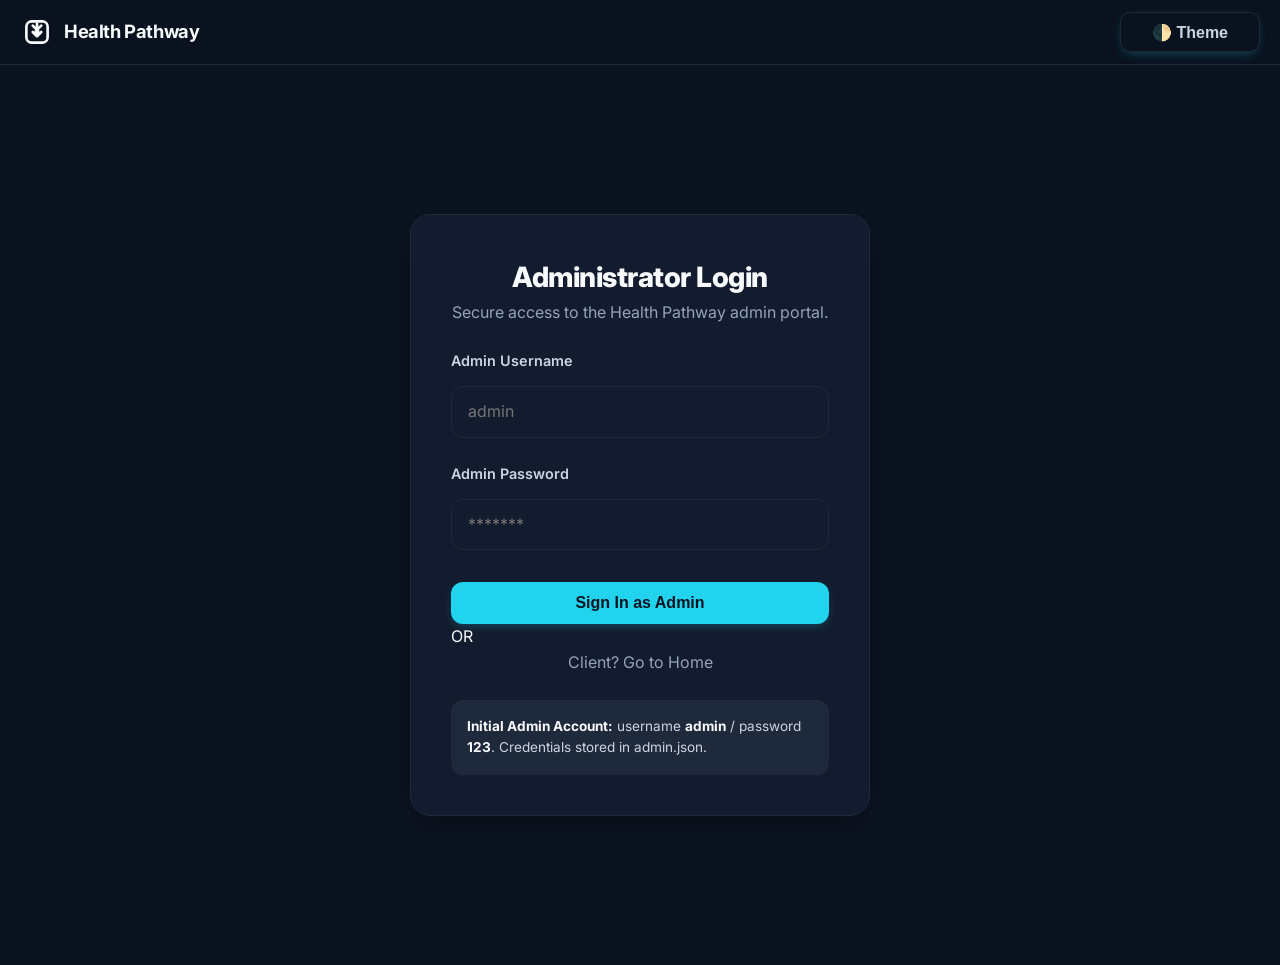
<file: admin-request-detail.html>
<!DOCTYPE html>
<html lang="en" dir="ltr">
<head>
<meta charset="UTF-8">
<meta name="viewport" content="width=device-width, initial-scale=1.0">
<title>Request Detail - Health Pathway Admin</title>
<link href="https://fonts.googleapis.com/css2?family=Inter:wght@400;600;700;800&display=swap" rel="stylesheet">
<link rel="stylesheet" href="styles.css">
<script>(function(){var t=localStorage.getItem('theme')||'dark';document.documentElement.setAttribute('data-theme',t);})();</script>
<style>
.detail-layout{display:grid;grid-template-columns:1fr 360px;gap:30px;padding:40px;max-width:1200px;margin:0 auto}
.card-section{background:var(--card);border:1px solid var(--border);border-radius:16px;padding:28px;box-shadow:var(--shadow);margin-bottom:24px}
.card-section h3{font-size:1.25rem;font-weight:700;margin:0 0 16px 0;color:var(--text)}
.info-grid{display:grid;grid-template-columns:repeat(auto-fit,minmax(250px,1fr));gap:16px}
.info-item{display:flex;flex-direction:column;gap:4px}
.info-item .label{font-size:0.8rem;color:var(--muted);text-transform:uppercase;letter-spacing:0.4px}
.info-item .value{font-weight:600;color:var(--text)}
.price-table{width:100%;border-collapse:collapse;font-size:0.9rem;margin-bottom:16px}
.price-table th, .price-table td{padding:12px;border-bottom:1px solid var(--border);text-align:left}
.price-table th{color:var(--text-soft);font-weight:600;text-transform:uppercase;font-size:0.75rem}
.price-input{width:100%;padding:8px 12px;border:1px solid var(--border);border-radius:8px;font:inherit;background:var(--card)}
.btn-send{background:var(--primary);color:#0b1320;width:100%;padding:14px;border-radius:12px;font-weight:800;font-size:1rem;border:none;cursor:pointer;box-shadow:0 4px 12px -4px rgba(34,211,238,0.35);margin-top:12px;transition:all 0.2s}
.btn-send:hover{background:var(--primary-hover);color:#fff}
.btn-sm{padding:6px 12px;border-radius:8px;font-size:0.85rem;border:none;cursor:pointer;font-weight:600}
.btn-sm.primary{background:var(--primary);color:#0b1320}
.btn-sm.secondary{background:transparent;color:var(--primary);border:1px solid var(--primary)}
.btn-sm.outline{background:transparent;color:var(--text-soft);border:1px solid var(--border)}
.btn-sm.danger{background:#fee2e2;color:#dc2626}
.total-box{background:var(--primary-soft);border-radius:12px;padding:20px;margin-top:16px}
.total-box .total-label{font-size:0.85rem;color:var(--dark)}
.total-box .total-value{font-size:2rem;font-weight:800;color:var(--dark)}
.notes-area{width:100%;padding:12px;border:1px solid var(--border);border-radius:10px;font:inherit;background:var(--card);color:var(--text);resize:vertical;min-height:80px;margin-bottom:12px}
.sidebar-card{background:var(--card);border:1px solid var(--border);border-radius:16px;padding:24px;box-shadow:var(--shadow);position:sticky;top:20px}
.sidebar-card h4{font-size:1rem;font-weight:700;margin:0 0 16px 0;color:var(--text)}
.status-select{width:100%;padding:10px 14px;border:1px solid var(--border);border-radius:10px;font:inherit;background:var(--card);color:var(--text);font-size:0.9rem}
@media (max-width:900px){.detail-layout{grid-template-columns:1fr}}
</style>
</head>
<body>
<header class="site-header">
<div class="logo" onclick="window.location.href='admin-dashboard.html'" style="cursor:pointer" aria-label="Health Pathway">
<svg class="logo-mark" viewBox="0 0 32 32" fill="none" xmlns="http://www.w3.org/2000/svg">
<rect x="6" y="6" width="20" height="20" rx="5" stroke="currentColor" stroke-width="2.5"/>
<path d="M16 8v6m0 0 4-4m-4 4-4-4M16 14v6m0 0 4-4m-4 4-4-4" stroke="currentColor" stroke-width="2.5" stroke-linecap="round" stroke-linejoin="round"/>
<circle cx="16" cy="16" r="2.5" fill="currentColor"/>
</svg>
<span class="logo-text">Health Pathway</span>
</div>
<div class="header-actions" style="display:flex;align-items:center;gap:12px">
<a href="admin-requests.html" class="btn ghost" style="margin-right:8px">Back to Requests</a>
<span id="navUser" style="color:var(--text-soft);font-size:0.9rem"></span>
<button class="btn ghost" id="themeToggle">🌓 Theme</button>
</div>
</header>

<div class="detail-layout">
<div class="main-content">
<div id="notFound" style="display:none"><div class="empty-state"><p><b>Request not found.</b></p></div></div>

<div class="card-section" id="requestContent" style="display:none">
<h3>Request Management</h3>
<div class="info-grid">
<div class="info-item"><span class="label">Client Name</span><span class="value" id="dClientName">—</span></div>
<div class="info-item"><span class="label">Contact Number</span><span class="value" id="dClientContact">—</span></div>
<div class="info-item"><span class="label">Email Address</span><span class="value" id="dClientEmail">—</span></div>
<div class="info-item"><span class="label">Request ID</span><span class="value" id="dRequestId">—</span></div>
<div class="info-item"><span class="label">Hospital</span><span class="value" id="dHospital">—</span></div>
<div class="info-item"><span class="label">Visit Date</span><span class="value" id="dVisitDate">—</span></div>
<div class="info-item"><span class="label">Visit Time</span><span class="value" id="dVisitTime">—</span></div>
<div class="info-item"><span class="label">Disease / Symptoms</span><span class="value" id="dDisease">—</span></div>
<div class="info-item"><span class="label">Additional Notes</span><span class="value" id="dNotes">—</span></div>
<div class="info-item"><span class="label">Submitted</span><span class="value" id="dSubmitted">—</span></div>
<div class="info-item"><span class="label">Current Status</span><select class="status-select" id="dStatus" onchange="updateStatus()"></select></div>
</div>

<h3 style="margin-top:28px">Price Management</h3>
<p style="color:var(--muted);font-size:0.9rem;margin-bottom:12px">Set prices for each requested test. The system will auto-fill standard hospital prices if available.</p>
<table class="price-table">
<thead>
<tr><th>Medical Test</th><th>Price (₱)</th></tr>
</thead>
<tbody id="priceTableBody"></tbody>
</table>
<div class="total-box">
<div class="total-label">Total Estimated Expenses</div>
<div class="total-value" id="totalEstimate">₱0.00</div>
</div>
<textarea id="adminNotes" class="notes-area" placeholder="Admin notes for the client (optional)..." style="margin-top:16px"></textarea>
<button class="btn-send" onclick="sendQuotation()">SEND QUOTATION TO CLIENT</button>
</div>
</div>

<aside class="sidebar-card">
<h4>Request Actions</h4>
<div style="display:flex;gap:8px;margin-bottom:16px">
<button class="btn-sm primary" onclick="markReview()">Mark Under Review</button>
<button class="btn-sm secondary" onclick="markPending()">Mark Pending</button>
</div>
<div style="display:flex;gap:8px;margin-bottom:16px">
<button class="btn-sm outline" onclick="goBack()">Back to List</button>
</div>
<div style="border-top:1px solid var(--border);padding-top:16px">
<h4 style="font-size:0.9rem;margin:0 0 12px 0;color:var(--text)">Quick Stats</h4>
<p style="margin:4px 0;color:var(--muted);font-size:0.85rem">Tests: <b id="qTestCount">0</b></p>
<p style="margin:4px 0;color:var(--muted);font-size:0.85rem">Status: <b id="qStatus">—</b></p>
</div>
</aside>
</div>

<script>
function newId(p){return (crypto.randomUUID? p+'-'+crypto.randomUUID() : p+'-'+Date.now()+'-'+Math.floor(Math.random()*1e6));}
function safeArr(x){return Array.isArray(x)?x:[];}
function safeObj(x){return (x&&typeof x==='object'&&!Array.isArray(x))?x:{};}
function getDb(){return JSON.parse(localStorage.getItem('hp_db')||'{}');}
function saveDb(d){localStorage.setItem('hp_db',JSON.stringify(d));}
function requireAdmin(){
const u=localStorage.getItem('hp_user');
if(!u){window.location.href='admin-login.html';return null;}
try{const cu=JSON.parse(u);if(cu.role!=='admin'){window.location.href='admin-login.html';return null;}}catch(e){window.location.href='admin-login.html';return null;}
return JSON.parse(u);
}

let db = JSON.parse(localStorage.getItem('hp_db') || 'null');
let currentUser=null;
let currentRequestId=null;
let priceOverrides={};

if(!db){
  fetch('data.json').then(r=>r.json()).then(d=>{
    localStorage.setItem('hp_db',JSON.stringify(d));
    db=d;
    initPage();
  });
} else {
  initPage();
}

function initPage(){
  currentUser=requireAdmin();
  if(!currentUser)return;
  const root=document.documentElement;
  const savedTheme=localStorage.getItem('theme')||'dark';
  root.setAttribute('data-theme',savedTheme);
  document.getElementById('navUser').textContent=currentUser.full_name+' (Admin)';
  
  const params=new URLSearchParams(window.location.search);
  currentRequestId=params.get('id');
  if(!currentRequestId){document.getElementById('notFound').style.display='block';return;}
  
  db=JSON.parse(localStorage.getItem('hp_db')||'{}');
  loadRequest();

  document.getElementById('themeToggle').addEventListener('click',()=>{
    const isDark=root.getAttribute('data-theme')==='dark';
    root.setAttribute('data-theme',isDark?'light':'dark');
    localStorage.setItem('theme',isDark?'light':'dark');
  });
}

function loadRequest(){
  const r=safeArr(db.reservation_requests).find(x=>x.id===currentRequestId);
  if(!r){document.getElementById('notFound').style.display='block';return;}
  
  document.getElementById('requestContent').style.display='block';
  const c=safeArr(db.users).find(u=>u.id===r.client_id);
  const h=safeArr(db.hospitals).find(h=>h.id===r.hospital_id);
  const d=safeArr(db.diseases).find(d=>d.id===r.disease_id);
  
  document.getElementById('dClientName').textContent=c?c.full_name:(r.client_name||'—');
  document.getElementById('dClientContact').textContent=c?(c.phone||'—'):(r.client_contact||'—');
  document.getElementById('dClientEmail').textContent=c?c.email:(r.client_email||'—');
  document.getElementById('dRequestId').textContent=r.id;
  document.getElementById('dHospital').textContent=h?h.name:'—';
  document.getElementById('dVisitDate').textContent=r.visit_date||'—';
  document.getElementById('dVisitTime').textContent=r.visit_time||'—';
  document.getElementById('dDisease').textContent=d?d.name:'Not specified';
  document.getElementById('dNotes').textContent=r.notes||'—';
  document.getElementById('dSubmitted').textContent=r.created_at;

  const statusSel=document.getElementById('dStatus');
  statusSel.innerHTML=['pending','review','quoted','accepted','confirmed','cancelled'].map(s=>`<option value="${s}" ${r.status===s?'selected':''}>${s}</option>`).join('');
  document.getElementById('qStatus').textContent=r.status;

  renderPriceTable(r);
  updateTotal();
}

function renderPriceTable(r){
  const cont=document.getElementById('priceTableBody');
  const testIds=r.test_ids||[];
  if(testIds.length===0){cont.innerHTML='<tr><td colspan="2" style="text-align:center;color:var(--muted);padding:24px">No tests selected.</td></tr>';return;}
  
  const q=safeArr(db.quotations).find(q=>q.request_id===currentRequestId);
  const h=safeArr(db.hospitals).find(h=>h.id===r.hospital_id);
  const hospitalPrices = h ? safeObj(db.hospital_test_prices)[h.id] || {} : {};

  cont.innerHTML=testIds.map(tid=>{
    const t=safeArr(db.medical_tests).find(t=>t.id===tid);
    
    // Try to get price from Quotation, then Admin Override, then Base Hospital Price
    let price = '';
    if(q){ const it = safeArr(q.items).find(i=>i.test_id===tid); if(it) price = it.price; }
    if(price === '' && priceOverrides[tid] !== undefined) { price = priceOverrides[tid]; }
    if(price === '' && hospitalPrices[tid] !== undefined) { price = hospitalPrices[tid]; }
    
    return `<tr>
      <td>${t?t.name:'—'}</td>
      <td><input type="number" class="price-input" value="${price}" onchange="updatePrice('${tid}',this.value)" placeholder="Enter price"></td>
    </tr>`;
  }).join('');
  
  document.getElementById('qTestCount').textContent=testIds.length;
}

function updatePrice(tid,val){
  priceOverrides[tid] = parseFloat(val) || 0;
  updateTotal();
}

function updateTotal(){
  let total=0;
  const r=safeArr(db.reservation_requests).find(x=>x.id===currentRequestId);
  if(!r)return;
  
  const h=safeArr(db.hospitals).find(h=>h.id===r.hospital_id);
  const hospitalPrices = h ? safeObj(db.hospital_test_prices)[h.id] || {} : {};
  const testIds=r.test_ids||[];
  
  testIds.forEach(tid=>{
    let p = null;
    if(priceOverrides[tid] !== undefined) p = priceOverrides[tid];
    else if(hospitalPrices[tid] !== undefined) p = hospitalPrices[tid];
    if(p !== null) total += p;
  });
  
  document.getElementById('totalEstimate').textContent='₱'+total.toLocaleString();
}

function updateStatus(){
  const r=safeArr(db.reservation_requests).find(x=>x.id===currentRequestId);
  if(!r)return;
  r.status=document.getElementById('dStatus').value;
  saveDb(db);
  document.getElementById('qStatus').textContent=r.status;
}

function markReview(){
  const r=safeArr(db.reservation_requests).find(x=>x.id===currentRequestId);
  if(!r)return;
  r.status='review';saveDb(db);
  document.getElementById('dStatus').value='review';
  document.getElementById('qStatus').textContent='review';
}

function markPending(){
  const r=safeArr(db.reservation_requests).find(x=>x.id===currentRequestId);
  if(!r)return;
  r.status='pending';saveDb(db);
  document.getElementById('dStatus').value='pending';
  document.getElementById('qStatus').textContent='pending';
}

function sendQuotation(){
  const r=safeArr(db.reservation_requests).find(x=>x.id===currentRequestId);
  if(!r)return;
  
  const testIds=r.test_ids||[];
  const h=safeArr(db.hospitals).find(h=>h.id===r.hospital_id);
  const hospitalPrices = h ? safeObj(db.hospital_test_prices)[h.id] || {} : {};
  
  const items=testIds.map(tid=>{
    const t=safeArr(db.medical_tests).find(t=>t.id===tid);
    let p = 0;
    if(priceOverrides[tid] !== undefined) p = priceOverrides[tid];
    else if(hospitalPrices[tid] !== undefined) p = hospitalPrices[tid];
    return {test_id:tid, test_name:t?t.name:'—', price:p, price_type:'standard'};
  });
  
  const total=items.reduce((s,it)=>s+(it.price||0),0);
  
  const quotation={
    id:newId('Q'),
    request_id:currentRequestId,
    client_id:r.client_id,
    items:items,
    total:total,
    additional_fees:0,
    admin_notes:document.getElementById('adminNotes').value||'',
    status:'sent',
    created_at:new Date().toISOString()
  };
  
  db.quotations = safeArr(db.quotations);
  db.quotations.push(quotation);
  r.status='quoted';
  
  db.notifications = safeArr(db.notifications);
  db.notifications.push({id:newId('n'), user_id:r.client_id, message:'Quotation sent for request #'+currentRequestId, read:false, created_at:new Date().toISOString()});
  
  saveDb(db);
  alert('Quotation sent to client! Status updated to Quoted.');
  window.location.href='admin-requests.html';
}

function goBack(){window.location.href='admin-requests.html';}
</script>
</body>
</html>
</file>
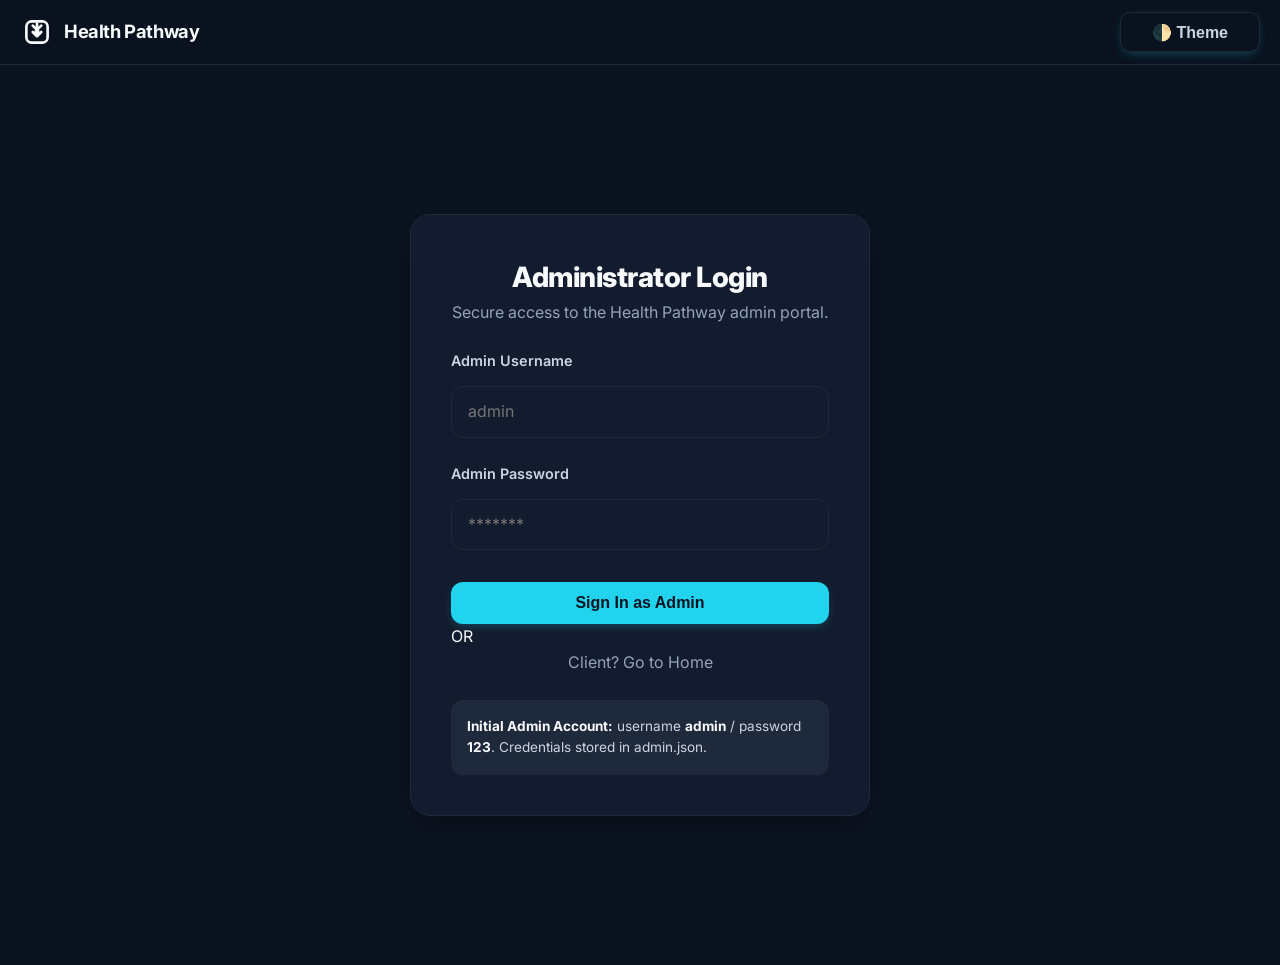
<file: admin-requests.html>
<!DOCTYPE html>
<html lang="en" dir="ltr">
<head>
<meta charset="UTF-8">
<meta name="viewport" content="width=device-width, initial-scale=1.0">
<title>Manage Requests - Health Pathway Admin</title>
<link href="https://fonts.googleapis.com/css2?family=Inter:wght@400;600;700;800&display=swap" rel="stylesheet">
<link rel="stylesheet" href="styles.css">
<script>(function(){var t=localStorage.getItem('theme')||'dark';document.documentElement.setAttribute('data-theme',t);})();</script>
<style>
.admin-main{padding:40px;overflow-y:auto}
.page-header{display:flex;justify-content:space-between;align-items:center;margin-bottom:32px}
.page-header h1{font-size:2rem;font-weight:800;margin:0 0 8px 0;letter-spacing:-0.5px}
.page-header p{color:var(--muted);margin:0}
.card-section{background:var(--card);border:1px solid var(--border);border-radius:16px;padding:28px;box-shadow:var(--shadow);margin-bottom:24px}
.card-section h3{font-size:1.25rem;font-weight:700;margin:0 0 20px 0;color:var(--text)}
.filter-bar{display:flex;gap:12px;margin-bottom:20px;flex-wrap:wrap;align-items:end}
.filter-bar input,.filter-bar select{padding:10px 14px;border:1px solid var(--border);border-radius:10px;font:inherit;background:var(--card);color:var(--text)}
.table{width:100%;border-collapse:collapse;font-size:0.9rem}
.table th, .table td{padding:12px 8px;border-bottom:1px solid var(--border);text-align:left}
.table th{color:var(--text-soft);font-weight:600;text-transform:uppercase;font-size:0.75rem;letter-spacing:0.4px}
.table tr:hover td{background:rgba(14,165,164,0.03)}
.empty-state{text-align:center;padding:48px 24px;color:var(--muted)}
.empty-state b{color:var(--text)}
</style>
</head>
<body>
<header class="site-header">
<div class="logo" onclick="window.location.href='index.html'" style="cursor:pointer" aria-label="Health Pathway">
<svg class="logo-mark" viewBox="0 0 32 32" fill="none" xmlns="http://www.w3.org/2000/svg">
<rect x="6" y="6" width="20" height="20" rx="5" stroke="currentColor" stroke-width="2.5"/>
<path d="M16 8v6m0 0 4-4m-4 4-4-4M16 14v6m0 0 4-4m-4 4-4-4" stroke="currentColor" stroke-width="2.5" stroke-linecap="round" stroke-linejoin="round"/>
<circle cx="16" cy="16" r="2.5" fill="currentColor"/>
</svg>
<span class="logo-text">Health Pathway</span>
</div>
<div class="header-actions" style="display:flex;align-items:center;gap:12px">
<a href="admin-dashboard.html" class="btn ghost" style="margin-right:8px">Dashboard</a>
<span id="navUser" style="color:var(--text-soft);font-size:0.9rem"></span>
<button class="btn ghost" id="themeToggle">🌓 Theme</button>
</div>
</header>

<main class="admin-main">
<div class="page-header">
<div>
<h1>Manage Reservation Requests</h1>
<p>Review and manage all client hospital visit requests.</p>
</div>
</div>

<div class="filter-bar">
<input type="text" id="searchReq" placeholder="Search request ID, client, hospital..." oninput="filterRequests()">
<select id="statusFilter" onchange="filterRequests()"><option value="">All Status</option><option value="pending">Pending</option><option value="review">Under Review</option><option value="quoted">Quotation Sent</option><option value="accepted">Accepted</option><option value="confirmed">Confirmed</option><option value="cancelled">Cancelled</option></select>
</div>

<div class="card-section">
<h3>Reservation Requests</h3>
<div id="requestsTable"></div>
</div>

</main>

<script>
let lang = localStorage.getItem('lang') || 'en';
const t = {
  en: { dash:'Dashboard', manageReq:'Manage Requests', quotes:'Quotations', data:'Data Management', logout:'Logout', guest:'Administrator' },
  tl: { dash:'Dashboard', manageReq:'Pamahalaan ang mga Request', quotes:'Mga Kwotasyon', data:'Pamahalaan ng Data', logout:'Mag-logout', guest:'Administrator' }
};

function setLang(l){
  lang=l; localStorage.setItem('lang',l);
  document.querySelectorAll('[data-i18n]').forEach(el=>{
    const key=el.getAttribute('data-i18n');
    if(t[lang][key]) el.textContent = t[lang][key];
  });
  const lt=document.getElementById('langToggle');
  if(lt) lt.textContent = lang==='en'?'EN / TL':'TL / EN';
}
function newId(p){return (crypto.randomUUID? p+'-'+crypto.randomUUID() : p+'-'+Date.now()+'-'+Math.floor(Math.random()*1e6));}
function safeArr(x){return Array.isArray(x)?x:[];}
function safeObj(x){return (x&&typeof x==='object'&&!Array.isArray(x))?x:{};}
function getDb(){return JSON.parse(localStorage.getItem('hp_db')||'{}');}
function saveDb(d){localStorage.setItem('hp_db',JSON.stringify(d));}
function requireAdmin(){
const u=localStorage.getItem('hp_user');
if(!u){window.location.href='admin-login.html';return null;}
try{const cu=JSON.parse(u);if(cu.role!=='admin'){window.location.href='admin-login.html';return null;}}catch(e){window.location.href='admin-login.html';return null;}
return JSON.parse(u);
}
function logout(){
localStorage.removeItem('isAdmin');
localStorage.removeItem('adminUser');
localStorage.removeItem('hp_user');
window.location.href='admin-login.html';
}
let db = JSON.parse(localStorage.getItem('hp_db') || 'null');
if(!db){fetch('data.json').then(r=>r.json()).then(d=>{localStorage.setItem('hp_db',JSON.stringify(d));db=d;initPage();});}else{initPage();}
let currentUser=null;
function initPage(){
currentUser=requireAdmin();
if(!currentUser)return;
const root=document.documentElement;const savedTheme=localStorage.getItem('theme')||'dark';
root.setAttribute('data-theme',savedTheme);
document.getElementById('navUser').textContent=currentUser.full_name+' (Admin)';
db=JSON.parse(localStorage.getItem('hp_db')||'{}');
renderRequests(db.reservation_requests);
}
function renderRequests(list){
const cont=document.getElementById('requestsTable');
if(!list||list.length===0){cont.innerHTML='<div class="empty-state"><p><b>No reservation requests.</b></p></div>';return;}
cont.innerHTML='<table class="table"><thead><tr><th>Request ID</th><th>Client Name</th><th>Hospital</th><th>Visit Date</th><th>Tests</th><th>Submitted</th><th>Status</th><th>Action</th></tr></thead><tbody>'+list.map(r=>{
const c=safeArr(db.users).find(u=>u.id===r.client_id);
const h=safeArr(db.hospitals).find(h=>h.id===r.hospital_id);
const testCount=r.test_ids?r.test_ids.length:0;
return `<tr><td><b>#${r.id}</b></td><td>${c?c.full_name:'�'}</td><td>${h?h.name:'�'}</td><td>${r.visit_date||'�'}</td><td>${testCount}</td><td>${r.created_at}</td><td><span class="status-badge status-${r.status}">${r.status}</span></td><td><button class="btn-sm primary" onclick="viewRequest('${r.id}')">Manage</button></td></tr>`;
}).join('')+'</tbody></table>';
}
function filterRequests(){
const q=document.getElementById('searchReq')?document.getElementById('searchReq').value.toLowerCase():'';
const s=document.getElementById('statusFilter')?document.getElementById('statusFilter').value:'';
const requests=safeArr(db.reservation_requests);
const filtered=requests.filter(r=>{
const c=safeArr(db.users).find(u=>u.id===r.client_id);
const h=safeArr(db.hospitals).find(h=>h.id===r.hospital_id);
const match=(!q||r.id.toLowerCase().includes(q)||(c&&c.full_name.toLowerCase().includes(q))||(h&&h.name.toLowerCase().includes(q)));
const statusMatch=!s||r.status===s;
return match&&statusMatch;
});
renderRequests(filtered);
}
function viewRequest(id){window.location.href='admin-request-detail.html?id='+id;}
</script>
</body>
</html>
</file>
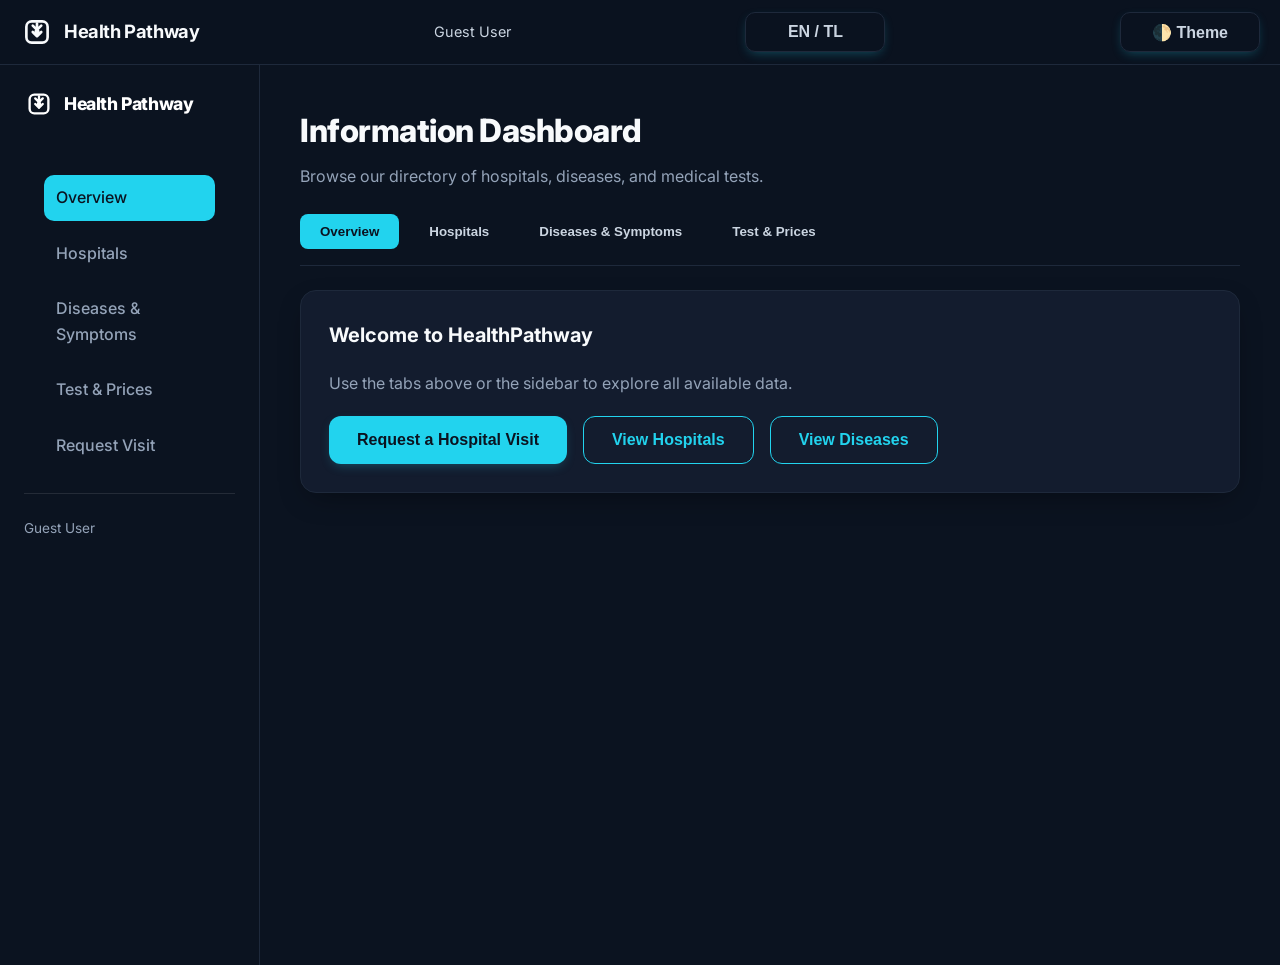
<file: client-dashboard.html>
﻿<!DOCTYPE html>
<html lang="en" dir="ltr">
<head>
<meta charset="UTF-8">
<meta name="viewport" content="width=device-width, initial-scale=1.0">
<title>Information Dashboard - Health Pathway</title>
<link href="https://fonts.googleapis.com/css2?family=Inter:wght@400;600;700;800&display=swap" rel="stylesheet">
<link rel="stylesheet" href="styles.css">
<!-- This line connects the universal translation engine -->
<script src="lang.js" defer></script>
<script>(function(){var t=localStorage.getItem('theme')||'dark';document.documentElement.setAttribute('data-theme',t);})();</script>
<style>
.info-layout{display:grid;grid-template-columns:260px 1fr;gap:0}
.info-sidebar{position:sticky;top:0;height:100vh;background:var(--dark);color:#fff;padding:24px;border-right:1px solid var(--border)}
.info-sidebar .logo{display:flex;align-items:center;gap:10px;margin-bottom:32px;cursor:pointer}
.info-sidebar .logo-mark{width:30px;height:30px}
.info-sidebar .logo-text{color:#fff;font-weight:800;font-size:1.1rem}
.info-sidebar nav ul{list-style:none;padding:0}
.info-sidebar nav li{margin:10px 0}
.info-sidebar nav a{color:var(--muted);text-decoration:none;font-weight:500;padding:10px 12px;border-radius:10px;display:block;transition:all 0.2s;cursor:pointer}
.info-sidebar nav a:hover,.info-sidebar nav a.active{background:var(--primary);color:#0b1320}
.info-sidebar .user-info{margin-top:auto;padding-top:24px;border-top:1px solid rgba(255,255,255,0.1);font-size:0.85rem;color:var(--muted)}
.info-main{padding:40px;overflow-y:auto}
.page-header{margin-bottom:24px}
.page-header h1{font-size:2rem;font-weight:800;margin:0 0 8px 0;letter-spacing:-0.5px}
.page-header p{color:var(--muted);margin:0}

/* Tabs for Data Views */
.data-tabs{display:flex;gap:10px;margin-bottom:24px;flex-wrap:wrap;border-bottom:1px solid var(--border);padding-bottom:16px}
.data-tab{background:transparent;border:none;padding:10px 20px;border-radius:8px;font-weight:700;color:var(--text-soft);cursor:pointer;transition:all 0.2s}
.data-tab:hover{background:var(--border)}
.data-tab.active{background:var(--primary);color:#0b1320}

.card-section{background:var(--card);border:1px solid var(--border);border-radius:16px;padding:28px;box-shadow:var(--shadow);margin-bottom:24px;display:none}
.card-section.active{display:block}

/* Grid Layouts for data */
.disease-grid{display:grid;grid-template-columns:repeat(auto-fill,minmax(300px,1fr));gap:20px;margin-top:16px}
.disease-card{border:1px solid var(--border);border-radius:var(--radius);padding:24px;box-shadow:var(--shadow);background:var(--card);display:flex;flex-direction:column}
.disease-card h3{margin-top:0;font-size:1.2rem;color:var(--primary)}
.disease-card .def{color:var(--text-soft);font-size:0.95rem;margin-bottom:14px;line-height:1.5}
.disease-card ul{list-style:none;padding:0;margin:0;color:var(--text)}
.disease-card ul li{padding:6px 0;border-bottom:1px solid rgba(0,0,0,0.04);font-size:0.9rem}
[data-theme="dark"] .disease-card ul li{border-bottom-color:rgba(255,255,255,0.06)}

.hospital-grid{display:grid;grid-template-columns:repeat(auto-fill,minmax(300px,1fr));gap:20px;margin-top:16px}
.hospital-card{border:1px solid var(--border);border-radius:var(--radius);padding:22px;box-shadow:var(--shadow);background:var(--card)}
.hospital-card h3{margin:0 0 10px 0;font-size:1.1rem;color:var(--text)}
.hospital-card p{margin:4px 0;color:var(--text-soft);font-size:0.9rem}

.price-grid{display:grid;grid-template-columns:repeat(auto-fill,minmax(320px,1fr));gap:20px;margin-top:16px}
.price-card{border:1px solid var(--border);border-radius:var(--radius);padding:22px;box-shadow:var(--shadow);background:var(--card)}
.price-card h3{margin:0 0 12px 0;font-size:1.1rem;color:var(--text)}
.price-table{width:100%;border-collapse:collapse;font-size:0.88rem}
.price-table th, .price-table td{padding:8px 6px;border-bottom:1px solid var(--border);text-align:left}
.price-table th{color:var(--muted);font-weight:700;font-size:0.75rem;text-transform:uppercase}

/* Search bar */
.search-bar{width:100%;padding:12px 16px;border:1px solid var(--border);border-radius:10px;font:inherit;background:var(--bg);color:var(--text);margin-bottom:8px}

@media (max-width:768px){.info-layout{grid-template-columns:1fr}.info-sidebar{display:none}}
</style>
</head>
<body>
<header class="site-header">
<div class="logo" onclick="window.location.href='index.html'" style="cursor:pointer" aria-label="Health Pathway">
<svg class="logo-mark" viewBox="0 0 32 32" fill="none" xmlns="http://www.w3.org/2000/svg">
<rect x="6" y="6" width="20" height="20" rx="5" stroke="currentColor" stroke-width="2.5"/>
<path d="M16 8v6m0 0 4-4m-4 4-4-4M16 14v6m0 0 4-4m-4 4-4-4" stroke="currentColor" stroke-width="2.5" stroke-linecap="round" stroke-linejoin="round"/>
<circle cx="16" cy="16" r="2.5" fill="currentColor"/>
</svg>
<span class="logo-text">Health Pathway</span>
</div>
<span id="navUser" style="color:var(--text-soft);font-size:0.9rem"></span>
<!-- The Universal Language Button -->
<button class="btn ghost" id="langToggle">EN / TL</button>
<button class="btn ghost" id="themeToggle">🌓 Theme</button>
</header>

<div class="info-layout">
<aside class="info-sidebar">
<div class="logo" onclick="window.location.href='index.html'" style="cursor:pointer" aria-label="Health Pathway">
<svg class="logo-mark" viewBox="0 0 32 32" fill="none" xmlns="http://www.w3.org/2000/svg">
<rect x="6" y="6" width="20" height="20" rx="5" stroke="currentColor" stroke-width="2.5"/>
<path d="M16 8v6m0 0 4-4m-4 4-4-4M16 14v6m0 0 4-4m-4 4-4-4" stroke="currentColor" stroke-width="2.5" stroke-linecap="round" stroke-linejoin="round"/>
<circle cx="16" cy="16" r="2.5" fill="currentColor"/>
</svg>
<span class="logo-text">Health Pathway</span>
</div>
<nav>
<ul>
<li><a onclick="showTab('overview', this)" class="active" data-i18n="navOverview">Overview</a></li>
<li><a onclick="showTab('hospitals', this)" data-i18n="navHospitals">Hospitals</a></li>
<li><a onclick="showTab('diseases', this)" data-i18n="navDiseases">Diseases &amp; Symptoms</a></li>
<li><a onclick="showTab('tests', this)" data-i18n="navTests">Test &amp; Prices</a></li>
<li><a href="client-request.html" data-i18n="navRequest">Request Visit</a></li>
</ul>
</nav>
<div class="user-info" id="sidebarUser"></div>
</aside>

<main class="info-main">
<div class="page-header">
<h1 id="pageTitle" data-i18n="titleOverview">Information Dashboard</h1>
<p id="pageDesc" data-i18n="descOverview">Browse our directory of hospitals, diseases, and medical tests.</p>
</div>

<!-- TABS -->
<div class="data-tabs">
<button class="data-tab active" onclick="showTab('overview', this)" data-i18n="navOverview">Overview</button>
<button class="data-tab" onclick="showTab('hospitals', this)" data-i18n="navHospitals">Hospitals</button>
<button class="data-tab" onclick="showTab('diseases', this)" data-i18n="navDiseases">Diseases &amp; Symptoms</button>
<button class="data-tab" onclick="showTab('tests', this)" data-i18n="navTests">Test &amp; Prices</button>
</div>

<!-- OVERVIEW TAB -->
<div id="tab-overview" class="card-section active">
<h3 data-i18n="welcome">Welcome to HealthPathway</h3>
<p style="color:var(--muted);margin-bottom:20px" data-i18n="welcomeDesc">Use the tabs above or the sidebar to explore all available data.</p>
<div style="display:flex;gap:16px;flex-wrap:wrap">
<button class="btn" onclick="window.location.href='client-request.html'" data-i18n="btnReqVisit">Request a Hospital Visit</button>
<button class="btn secondary" onclick="showTab('hospitals')" data-i18n="btnViewHosp">View Hospitals</button>
<button class="btn secondary" onclick="showTab('diseases')" data-i18n="btnViewDis">View Diseases</button>
</div>
</div>

<!-- HOSPITALS TAB -->
<div id="tab-hospitals" class="card-section">
<h3 data-i18n="labelHosp">Available Hospitals</h3>
<input type="text" class="search-bar" id="searchHospital" placeholder="Search hospitals by name or address..." oninput="renderHospitalsTab()" data-i18n="searchHosp">
<div class="hospital-grid" id="hospitalsGrid"></div>
</div>

<!-- DISEASES TAB -->
<div id="tab-diseases" class="card-section">
<h3 data-i18n="labelDis">Diseases &amp; Symptoms</h3>
<input type="text" class="search-bar" id="searchDisease" placeholder="Search diseases..." oninput="renderDiseasesTab()" data-i18n="searchDis">
<div class="disease-grid" id="diseasesGrid"></div>
</div>

<!-- TESTS TAB -->
<div id="tab-tests" class="card-section">
<h3 data-i18n="labelTests">Test &amp; Prices</h3>
<div style="margin-bottom:20px">
<label data-i18n="filterHosp">Filter by Hospital:</label>
<select id="priceHospitalFilter" onchange="renderTestsTab()" style="max-width:400px"></select>
</div>
<input type="text" class="search-bar" id="searchTest" placeholder="Search tests..." oninput="renderTestsTab()" data-i18n="searchTests">
<div class="price-grid" id="testsGrid"></div>
</div>

</main>
</div>

<script>
function safeArr(x){return Array.isArray(x)?x:[];}
function safeObj(x){return (x&&typeof x==='object'&&!Array.isArray(x))?x:{};}

let db = JSON.parse(localStorage.getItem('hp_db') || 'null');
let currentUser = null;
let homeHospitals = [], homeDiseases = [], homeTests = [], homePrices = {};

if(!db){
  fetch('data.json').then(r=>r.json()).then(d=>{
    localStorage.setItem('hp_db',JSON.stringify(d)); db=d; initPage();
  });
} else { initPage(); }

function initPage(){
  const root=document.documentElement;
  root.setAttribute('data-theme',localStorage.getItem('theme')||'dark');
  
  let clientId=localStorage.getItem('hp_client_id') || 'client-001';
  localStorage.setItem('hp_client_id', clientId);
  currentUser={id:clientId,full_name:'Guest',email:'',role:'client'};
  
  // The labels are translated by lang.js, but we need to set the dynamic user name here
  const lang = localStorage.getItem('lang') || 'en';
  document.getElementById('navUser').textContent = lang === 'en' ? 'Guest User' : 'Bisita';
  document.getElementById('sidebarUser').textContent = lang === 'en' ? 'Guest User' : 'Bisita';
  
  db=JSON.parse(localStorage.getItem('hp_db')||'{}');
  homeHospitals=safeArr(db.hospitals).filter(h=>h.available!==false);
  homeDiseases=safeArr(db.diseases);
  homeTests=safeArr(db.medical_tests);
  homePrices=safeObj(db.hospital_test_prices);

  setTimeout(() => {
    renderHospitalsTab();
    renderDiseasesTab();
    renderHospitalFilter();
    renderTestsTab();
  }, 10);

  // Toggles
  document.getElementById('themeToggle').addEventListener('click',()=>{
    const isDark=root.getAttribute('data-theme')==='dark';
    root.setAttribute('data-theme',isDark?'light':'dark');
    localStorage.setItem('theme',isDark?'light':'dark');
  });

  // The magic listener: when they click EN/TL, wait for lang.js to translate, then redraw the grids
  document.getElementById('langToggle').addEventListener('click', () => {
    setTimeout(() => {
      const l = localStorage.getItem('lang') || 'en';
      document.getElementById('navUser').textContent = l === 'en' ? 'Guest User' : 'Bisita';
      document.getElementById('sidebarUser').textContent = l === 'en' ? 'Guest User' : 'Bisita';
      renderHospitalsTab();
      renderDiseasesTab();
      renderTestsTab();
      showTab(window.currentTab || 'overview'); // Keep the current tab's title translated
    }, 50);
  });
}

function showTab(tabId, el){
  window.currentTab = tabId; // Remember which tab is open
  
  document.querySelectorAll('.card-section').forEach(s=>s.classList.remove('active'));
  document.querySelectorAll('.data-tab').forEach(b=>b.classList.remove('active'));
  document.querySelectorAll('.info-sidebar nav a').forEach(a=>a.classList.remove('active'));

  document.getElementById('tab-'+tabId).classList.add('active');
  if(el)el.classList.add('active');
  
  document.querySelectorAll('.data-tab').forEach(b=>{
    if(b.textContent.toLowerCase().includes(tabId) || b.getAttribute('data-i18n') === 'nav'+tabId.charAt(0).toUpperCase()+tabId.slice(1)) b.classList.add('active');
  });

  // Update Page Title dynamically
  const lang = localStorage.getItem('lang') || 'en';
  const titleEl = document.getElementById('pageTitle');
  const descEl = document.getElementById('pageDesc');
  
  const titles = {
    en: { overview: ['Information Dashboard', 'Browse our directory of hospitals, diseases, and medical tests.'], hospitals: ['Hospital Directory', 'View all partner hospitals and their contact details.'], diseases: ['Diseases & Symptoms', 'Browse common diseases, definitions, and symptoms.'], tests: ['Test & Prices', 'Compare estimated medical test prices across hospitals.'] },
    tl: { overview: ['Dashboard ng Impormasyon', 'I-browse ang aming direktoryo ng mga ospital, sakit, at medikal na test.'], hospitals: ['Direktoryo ng Ospital', 'Tingnan ang lahat ng katuwang na ospital at kanilang mga detalye.'], diseases: ['Mga Sakit at Sintomas', 'I-browse ang mga karaniwang sakit, kahulugan, at sintomas.'], tests: ['Mga Test at Presyo', 'Ihambing ang tinatayang presyo ng medikal na test sa mga ospital.'] }
  };

  if(titleEl) { titleEl.textContent = titles[lang][tabId][0]; titleEl.removeAttribute('data-i18n'); }
  if(descEl) { descEl.textContent = titles[lang][tabId][1]; descEl.removeAttribute('data-i18n'); }
}

function renderHospitalsTab(){
  const searchInput = document.getElementById('searchHospital');
  if(!searchInput) return;
  const q = searchInput.value.toLowerCase();
  const lang = localStorage.getItem('lang') || 'en';
  const addrLabel = lang === 'en' ? 'Address' : 'Lokasyon';
  const erLabel = lang === 'en' ? 'ER' : 'ER';
  const landLabel = lang === 'en' ? 'Landlines' : 'Telepono';
  
  const grid=document.getElementById('hospitalsGrid');
  grid.innerHTML=homeHospitals.filter(h=>h.name.toLowerCase().includes(q)||h.addr.toLowerCase().includes(q)).map(h=>`
    <div class="hospital-card">
    <h3>${h.name}</h3>
    <p><strong>${addrLabel}:</strong> ${h.addr}</p>
    <p><strong>${erLabel}:</strong> ${h.er}</p>
    <p><strong>${landLabel}:</strong> ${h.land}</p>
    </div>`).join('');
}

function renderDiseasesTab(){
  const searchInput = document.getElementById('searchDisease');
  if(!searchInput) return;
  const q = searchInput.value.toLowerCase();
  const lang = localStorage.getItem('lang') || 'en';
  const defLabel = lang === 'en' ? 'Definition' : 'Kahulugan';
  const symLabel = lang === 'en' ? 'Symptoms' : 'Mga Sintomas';
  
  const grid=document.getElementById('diseasesGrid');
  grid.innerHTML=homeDiseases.filter(d=>d.name.toLowerCase().includes(q)).map(d=>`
    <div class="disease-card">
    <h3>${d.name}</h3>
    <p class="def"><strong>${defLabel}:</strong> ${d.def}</p>
    <p style="font-size:0.85rem;font-weight:800;text-transform:uppercase;color:var(--muted);margin-bottom:6px">${symLabel}:</p>
    <ul>${d.symptoms.map(s=>`<li>${s}</li>`).join('')}</ul>
    </div>`).join('');
}

function renderHospitalFilter(){
  const sel=document.getElementById('priceHospitalFilter');
  if(!sel) return;
  sel.innerHTML=homeHospitals.map(h=>`<option value="${h.id}">${h.name}</option>`).join('');
}

function renderTestsTab(){
  const filter = document.getElementById('priceHospitalFilter');
  const searchInput = document.getElementById('searchTest');
  if(!filter || !searchInput) return;

  const hid=filter.value;
  const q=searchInput.value.toLowerCase();
  const grid=document.getElementById('testsGrid');
  const prices=homePrices[hid]||{};
  const lang = localStorage.getItem('lang') || 'en';
  
  const testLabel = lang === 'en' ? 'Test' : 'Test';
  const priceLabel = lang === 'en' ? 'Price (₱)' : 'Presyo (₱)';

  grid.innerHTML=homeTests.filter(t=>t.name.toLowerCase().includes(q)).map(t=>{
    const price=prices[t.id];
    return `<div class="price-card">
    <h3>${t.name}</h3>
    <table class="price-table"><tr><th>${testLabel}</th><th>${priceLabel}</th></tr><tr><td>${t.name}</td><td>${price!==null&&price!==undefined?'₱'+price.toLocaleString():'—'}</td></tr></table>
    <p style="font-size:0.8rem;color:var(--text-soft);margin-top:8px">${t.description||'Medical test.'}</p>
    </div>`;
  }).join('');
}
</script>
</body>
</html>
</file>
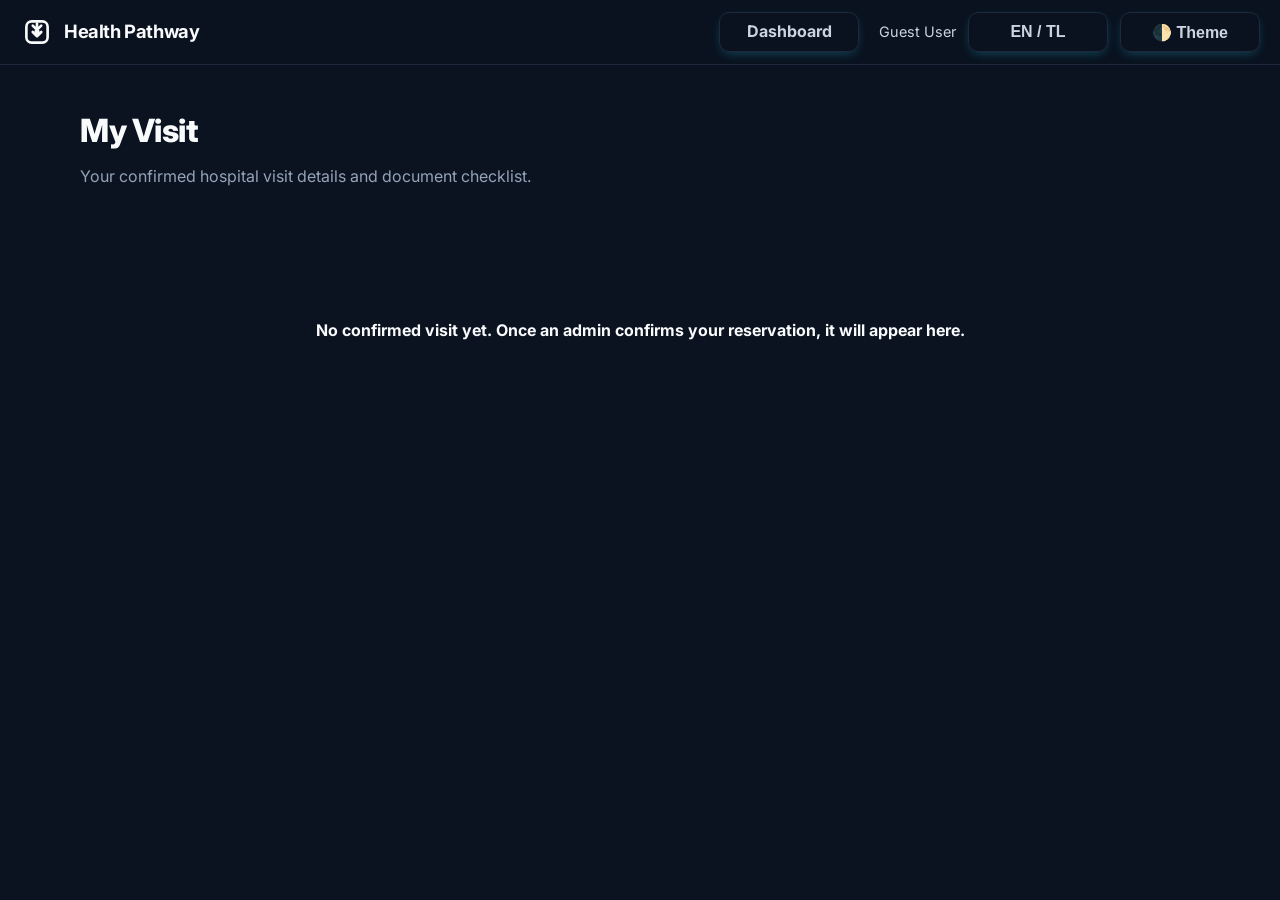
<file: client-my-visit.html>
<!DOCTYPE html>
<html lang="en" dir="ltr">
<head>
<meta charset="UTF-8">
<meta name="viewport" content="width=device-width, initial-scale=1.0">
<title>My Visit - Health Pathway Client</title>
<link href="https://fonts.googleapis.com/css2?family=Inter:wght@400;600;700;800&display=swap" rel="stylesheet">
<link rel="stylesheet" href="styles.css">
<script>(function(){var t=localStorage.getItem('theme')||'dark';document.documentElement.setAttribute('data-theme',t);})();</script>
<style>
.visit-card{background:var(--card);border:1px solid var(--border);border-radius:16px;padding:28px;box-shadow:var(--shadow);margin-bottom:24px}
.visit-card h3{margin:0 0 16px 0;font-size:1.25rem;font-weight:700;color:var(--text)}
.visit-info{display:grid;grid-template-columns:repeat(auto-fit,minmax(220px,1fr));gap:16px;margin-bottom:20px}
.info-item{background:var(--border);padding:16px;border-radius:12px}
.info-item .label{font-size:0.8rem;color:var(--muted);text-transform:uppercase;letter-spacing:0.4px}
.info-item .value{font-weight:600;color:var(--text);margin-top:4px}
.test-list{display:grid;grid-template-columns:repeat(auto-fill,minmax(200px,1fr));gap:10px}
.test-item{display:flex;justify-content:space-between;padding:10px;border:1px solid var(--border);border-radius:10px;background:var(--card)}
.test-item .test-name{color:var(--text)}
.test-item .test-price{font-weight:700;color:var(--primary)}
.status-badge{display:inline-block;padding:6px 14px;border-radius:20px;font-size:0.85rem;font-weight:700;text-transform:uppercase}
.status-confirmed{background:#cffafe;color:#089190}
.checklist-item{display:flex;align-items:center;gap:10px;padding:10px 0;border-bottom:1px solid var(--border)}
.checklist-item:last-child{border-bottom:none}
.checklist-item input{width:18px;height:18px;accent-color:var(--primary)}
.instructions{background:var(--border);border-radius:10px;padding:16px;font-size:0.9rem;color:var(--text-soft)}
.print-btn{background:var(--primary);color:#fff;padding:12px 24px;border-radius:12px;font-weight:700;border:none;cursor:pointer; margin-top: 12px;}
.print-btn:hover{background:var(--primary-hover)}
.empty-state{text-align:center;padding:48px 24px;color:var(--muted)}
.empty-state b{color:var(--text)}
@media (max-width:640px){.visit-info{grid-template-columns:1fr}}
</style>
</head>
<body>
<header class="site-header">
<div class="logo" onclick="window.location.href='index.html'" style="cursor:pointer" aria-label="Health Pathway">
<svg class="logo-mark" viewBox="0 0 32 32" fill="none" xmlns="http://www.w3.org/2000/svg">
<rect x="6" y="6" width="20" height="20" rx="5" stroke="currentColor" stroke-width="2.5"/>
<path d="M16 8v6m0 0 4-4m-4 4-4-4M16 14v6m0 0 4-4m-4 4-4-4" stroke="currentColor" stroke-width="2.5" stroke-linecap="round" stroke-linejoin="round"/>
<circle cx="16" cy="16" r="2.5" fill="currentColor"/>
</svg>
<span class="logo-text">Health Pathway</span>
</div>
<div class="header-actions" style="display:flex;align-items:center;gap:12px">
<a href="client-dashboard.html" class="btn ghost" style="margin-right:8px" id="navDash">Dashboard</a>
<span id="navUser" style="color:var(--text-soft);font-size:0.9rem"></span>
<button class="btn ghost" id="langToggle">EN / TL</button>
<button class="btn ghost" id="themeToggle">🌓 Theme</button>
</div>
</header>

<main style="padding:40px; max-width: 1200px; margin: 0 auto;">
<h1 style="font-size:2rem;font-weight:800;margin:0 0 8px 0;letter-spacing:-0.5px" id="pageTitle">My Visit</h1>
<p style="color:var(--muted);margin:0 0 32px 0" id="pageSub">Your confirmed hospital visit details and document checklist.</p>
<div id="visitContainer" class="empty-state"><p><b id="noVisitText">No confirmed visit yet.</b></p></div>
</main>

<script>
// --- 1. TRANSLATION DICTIONARY ---
const t = {
  en: {
    navDash: "Dashboard", guest: "Guest User", pageTitle: "My Visit", pageSub: "Your confirmed hospital visit details and document checklist.",
    noVisit: "No confirmed visit yet. Once an admin confirms your reservation, it will appear here.",
    confirmedVisit: "Confirmed Visit", reqId: "Request ID", hosp: "Hospital", addr: "Address", contact: "Contact", vDate: "Visit Date", vTime: "Visit Time",
    selectedTests: "Selected Medical Tests", addFees: "Additional Fees", estTotal: "Estimated Total", resStatus: "Reservation Status", statusConf: "Confirmed", adminInst: "Admin Instructions:",
    docCheck: "Document Checklist", docSub: "Mark documents as prepared for your visit.", printBtn: "Print / Save Visit Summary", complete: "Complete",
    chk1: "Valid ID", chk2: "Doctor's request", chk3: "Medical records", chk4: "Previous lab results", chk5: "Prescription/referral", chk6: "PhilHealth info", chk7: "Other documents"
  },
  tl: {
    navDash: "Dashboard", guest: "Bisita", pageTitle: "Aking Bisita", pageSub: "Ang iyong kumpirmadong detalye ng bisita sa ospital at checklist ng mga dokumento.",
    noVisit: "Wala pang kumpirmadong bisita. Kapag kinumpirma ng admin ang iyong reserbasyon, lalabas ito dito.",
    confirmedVisit: "Kumpirmadong Bisita", reqId: "Request ID", hosp: "Ospital", addr: "Lokasyon", contact: "Kontak", vDate: "Petsa ng Bisita", vTime: "Oras ng Bisita",
    selectedTests: "Mga Napiling Medikal na Test", addFees: "Karagdagang Bayad", estTotal: "Tinatayang Kabuuan", resStatus: "Katayuan ng Reserbasyon", statusConf: "Kumpirmado", adminInst: "Tagubilin ng Admin:",
    docCheck: "Checklist ng Dokumento", docSub: "Markahan ang mga dokumento bilang handa na para sa iyong bisita.", printBtn: "I-print / I-save ang Buod ng Bisita", complete: "Tapos na",
    chk1: "Valid ID", chk2: "Request ng Doktor", chk3: "Medikal na rekord", chk4: "Mga dating lab results", chk5: "Reseta/Referral", chk6: "Impormasyon ng PhilHealth", chk7: "Iba pang dokumento"
  }
};

let lang = localStorage.getItem('lang') || 'en';
let db = JSON.parse(localStorage.getItem('hp_db'));
let currentUser = null;

// --- 2. CORE TRANSLATION FUNCTION ---
function setLang(l) {
  lang = l;
  localStorage.setItem('lang', l);
  document.documentElement.lang = l;

  // Translate Static Elements
  const lt = document.getElementById('langToggle');
  if (lt) lt.textContent = lang === 'en' ? 'EN / TL' : 'TL / EN';
  document.getElementById('navDash').textContent = t[lang].navDash;
  document.getElementById('pageTitle').textContent = t[lang].pageTitle;
  document.getElementById('pageSub').textContent = t[lang].pageSub;
  
  // Translate Guest User
  const navUser = document.getElementById('navUser');
  if(navUser && currentUser) navUser.textContent = t[lang].guest;

  // Re-render dynamic content
  if (typeof renderVisit === 'function') renderVisit();
}

// --- 3. APP LOGIC ---
function initPage() {
  let clientId = localStorage.getItem('hp_client_id') || 'client-001';
  currentUser = {id: clientId, full_name: 'Guest', role: 'client'};
  
  const root = document.documentElement;
  root.setAttribute('data-theme', localStorage.getItem('theme') || 'dark');
  
  db = JSON.parse(localStorage.getItem('hp_db') || '{}');
  
  // Apply translation immediately on load
  setLang(lang);

  // Event Listeners
  document.getElementById('themeToggle').addEventListener('click', () => {
    const isDark = root.getAttribute('data-theme') === 'dark';
    root.setAttribute('data-theme', isDark ? 'light' : 'dark');
    localStorage.setItem('theme', isDark ? 'light' : 'dark');
  });
  
  document.getElementById('langToggle').addEventListener('click', () => {
    setLang(lang === 'en' ? 'tl' : 'en');
  });
}

function saveDb(d) { localStorage.setItem('hp_db', JSON.stringify(d)); db = d; }
function safeArr(x) { return Array.isArray(x) ? x : []; }

// --- 4. RENDER VISIT ---
function renderVisit() {
  const cont = document.getElementById('visitContainer');
  const confirmed = safeArr(db.reservation_requests).filter(r => r.client_id === currentUser.id && r.status === 'confirmed');
  
  if (confirmed.length === 0) {
    cont.innerHTML = `<div class="empty-state"><p><b>${t[lang].noVisit}</b></p></div>`;
    return;
  }
  
  const r = confirmed[0];
  const h = safeArr(db.hospitals).find(h => h.id === r.hospital_id);
  const q = safeArr(db.quotations).find(q => q.request_id === r.id);
  const vc = safeArr(db.visit_checklists).find(c => c.client_id === currentUser.id);
  
  const itemsHtml = (q ? q.items : []).map(it => `<div class="test-item"><span class="test-name">${it.test_name}</span><span class="test-price">₱${it.price.toLocaleString()}</span></div>`).join('');
  
  let done = 0;
  const checklistItems = [t[lang].chk1, t[lang].chk2, t[lang].chk3, t[lang].chk4, t[lang].chk5, t[lang].chk6, t[lang].chk7];
  
  const clHtml = checklistItems.map((it, idx) => {
    const checked = vc && !!vc.items[idx];
    if (checked) done++;
    return `<div class="checklist-item"><input type="checkbox" ${checked ? 'checked' : ''} onchange="toggleChecklist(${idx})">${it}</div>`;
  }).join('');

  cont.innerHTML = `
  <div class="visit-card">
    <h3>${t[lang].confirmedVisit}</h3>
    <div class="visit-info">
      <div class="info-item"><span class="label">${t[lang].reqId}</span><span class="value">#${r.id}</span></div>
      <div class="info-item"><span class="label">${t[lang].hosp}</span><span class="value">${h ? h.name : '—'}</span></div>
      <div class="info-item"><span class="label">${t[lang].addr}</span><span class="value">${h ? h.addr : '—'}</span></div>
      <div class="info-item"><span class="label">${t[lang].contact}</span><span class="value">${h ? h.land : '—'}</span></div>
      <div class="info-item"><span class="label">${t[lang].vDate}</span><span class="value">${r.visit_date || '—'}</span></div>
      <div class="info-item"><span class="label">${t[lang].vTime}</span><span class="value">${r.visit_time || '—'}</span></div>
    </div>
    
    <h3 style="margin-top:24px">${t[lang].selectedTests}</h3>
    <div class="test-list">${itemsHtml}</div>
    ${q ? `<div style="margin-top:16px"><div class="quote-row" style="display:flex;justify-content:space-between"><span>${t[lang].addFees}</span><span>₱${q.additional_fees || 0}</span></div><div class="quote-row" style="display:flex;justify-content:space-between;border-top:2px solid var(--border);margin-top:8px;padding-top:8px"><span>${t[lang].estTotal}</span><span style="font-weight:800;color:var(--primary)">₱${q.total.toLocaleString()}</span></div></div>` : ''}
    
    <h3 style="margin-top:24px">${t[lang].resStatus}</h3>
    <span class="status-badge status-confirmed">${t[lang].statusConf}</span>
    ${q && q.admin_notes ? `<div class="instructions" style="margin-top:12px"><b>${t[lang].adminInst}</b> ${q.admin_notes}</div>` : ''}
  </div>
  <div class="visit-card">
    <h3>${t[lang].docCheck}</h3>
    <p style="color:var(--muted);font-size:0.9rem;margin-bottom:16px">${t[lang].docSub}</p>
    <div id="checklistContainer">${clHtml}</div>
    <div style="margin-top:12px;font-size:0.85rem;color:var(--muted)">${Math.round(done / checklistItems.length * 100)}% ${t[lang].complete}</div>
    <button class="print-btn" onclick="window.print()">${t[lang].printBtn}</button>
  </div>
  `;
}

function toggleChecklist(idx) {
  const vcl = safeArr(db.visit_checklists);
  let vc = vcl.find(c => c.client_id === currentUser.id);
  if (!vc) { vc = {client_id: currentUser.id, items: {}, updated_at: new Date().toISOString()}; vcl.push(vc); db.visit_checklists = vcl; }
  vc.items[idx] = !vc.items[idx];
  vc.updated_at = new Date().toISOString();
  saveDb(db);
  renderVisit();
}

// --- 5. BOOTSTRAPPER ---
// This waits for the HTML to fully load before running the scripts
window.addEventListener('DOMContentLoaded', () => {
  if (!db) {
    fetch('data.json').then(r => r.json()).then(d => {
      localStorage.setItem('hp_db', JSON.stringify(d));
      db = d;
      initPage();
    }).catch(err => {
      console.error("Using local data failed.");
      db = {reservation_requests: [], quotations: [], hospitals: [], visit_checklists: []};
      initPage();
    });
  } else {
    initPage();
  }
});
</script>
</body>
</html>
</file>
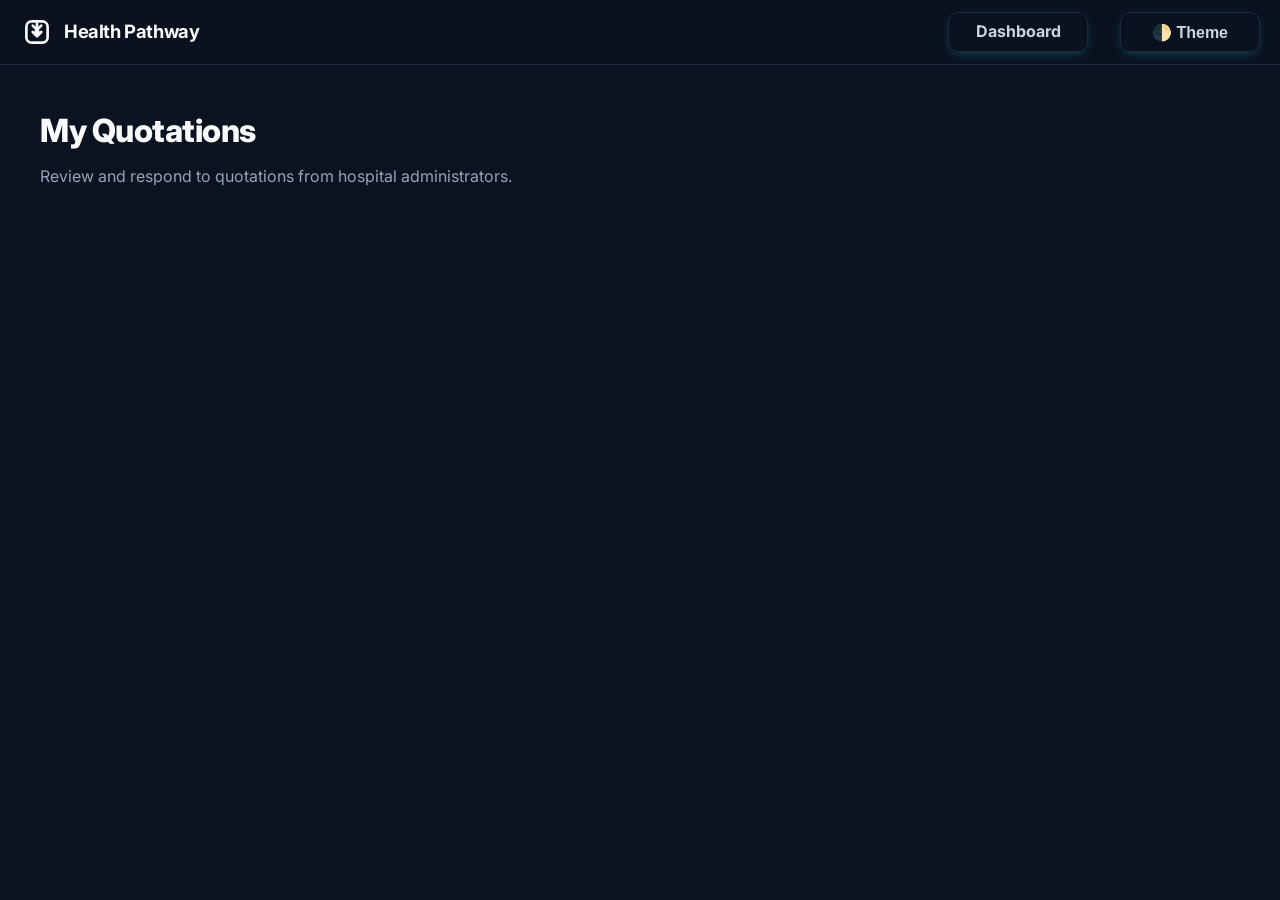
<file: client-quotations.html>
<!DOCTYPE html>
<html lang="en" dir="ltr">
<head>
<meta charset="UTF-8">
<meta name="viewport" content="width=device-width, initial-scale=1.0">
<title>Quotations - Health Pathway Client</title>
<link href="https://fonts.googleapis.com/css2?family=Inter:wght@400;600;700;800&display=swap" rel="stylesheet">
<link rel="stylesheet" href="styles.css">
<script>(function(){var t=localStorage.getItem('theme')||'dark';document.documentElement.setAttribute('data-theme',t);})();</script>
<style>
.quote-card{background:var(--card);border:1px solid var(--border);border-radius:16px;padding:24px;box-shadow:var(--shadow);margin-bottom:20px}
.quote-card h3{margin:0 0 8px 0;font-size:1.1rem;font-weight:700;color:var(--text)}
.quote-card .quote-meta{display:flex;gap:16px;color:var(--muted);font-size:0.85rem;margin-bottom:16px;flex-wrap:wrap}
.quote-items{border:1px solid var(--border);border-radius:12px;padding:16px;margin-bottom:16px}
.quote-items h4{margin:0 0 12px 0;font-size:0.9rem;font-weight:700;color:var(--text-soft);text-transform:uppercase;letter-spacing:0.4px}
.quote-row{display:flex;justify-content:space-between;padding:8px 0;border-bottom:1px solid var(--border)}
.quote-row:last-child{border-bottom:none}
.quote-total{font-size:1.5rem;font-weight:800;color:var(--primary);margin:12px 0}
.quote-actions{display:flex;gap:10px;margin-top:20px}
.btn-quote{padding:12px 24px;border-radius:12px;font-weight:700;border:none;cursor:pointer;font-size:0.95rem}
.btn-accept{background:var(--primary);color:#fff}
.btn-accept:hover{background:var(--primary-hover)}
.btn-decline{background:#fee2e2;color:#dc2626}
.btn-decline:hover{background:#fecaca}
.admin-notes{background:var(--border);border-radius:10px;padding:12px;font-size:0.85rem;color:var(--text-soft);margin-top:12px}
.empty-state{text-align:center;padding:48px 24px;color:var(--muted)}
.empty-state b{color:var(--text)}
.status-badge{display:inline-block;padding:4px 10px;border-radius:20px;font-size:0.75rem;font-weight:700;text-transform:uppercase}
.status-quoted{background:#dcfce7;color:#166534}
.status-accepted{background:#bfdbfe;color:#1d4ed8}
.status-cancelled{background:#fee2e2;color:#991b1b}
@media (max-width:640px){.quote-actions{flex-direction:column}}
</style>
</head>
<body>
<header class="site-header">
<div class="logo" onclick="window.location.href='index.html'" style="cursor:pointer" aria-label="Health Pathway">
<svg class="logo-mark" viewBox="0 0 32 32" fill="none" xmlns="http://www.w3.org/2000/svg">
<rect x="6" y="6" width="20" height="20" rx="5" stroke="currentColor" stroke-width="2.5"/>
<path d="M16 8v6m0 0 4-4m-4 4-4-4M16 14v6m0 0 4-4m-4 4-4-4" stroke="currentColor" stroke-width="2.5" stroke-linecap="round" stroke-linejoin="round"/>
<circle cx="16" cy="16" r="2.5" fill="currentColor"/>
</svg>
<span class="logo-text">Health Pathway</span>
</div>
<div class="header-actions" style="display:flex;align-items:center;gap:12px">
<a href="client-dashboard.html" class="btn ghost" style="margin-right:8px">Dashboard</a>
<span id="navUser" style="color:var(--text-soft);font-size:0.9rem"></span>
<button class="btn ghost" id="themeToggle">🌓 Theme</button>
</div>
</header>

<main style="padding:40px">
<h1 style="font-size:2rem;font-weight:800;margin:0 0 8px 0;letter-spacing:-0.5px">My Quotations</h1>
<p style="color:var(--muted);margin:0 0 32px 0">Review and respond to quotations from hospital administrators.</p>
<div id="quotationsContainer"></div>
</main>

<script>
function newId(p){return (crypto.randomUUID? p+'-'+crypto.randomUUID() : p+'-'+Date.now()+'-'+Math.floor(Math.random()*1e6));}
function safeArr(x){return Array.isArray(x)?x:[];}
function safeObj(x){return (x&&typeof x==='object'&&!Array.isArray(x))?x:{};}
let db=JSON.parse(localStorage.getItem('hp_db'));
if(!db){fetch('data.json').then(r=>r.json()).then(d=>{localStorage.setItem('hp_db',JSON.stringify(d));db=d;initPage();});}else{initPage();}
let currentUser=null;

function initPage(){
const root=document.documentElement;const savedTheme=localStorage.getItem('theme')||'dark';
root.setAttribute('data-theme',savedTheme);
let clientId=localStorage.getItem('hp_client_id');
if(!clientId){
clientId='client-001';
localStorage.setItem('hp_client_id',clientId);
}
currentUser={id:clientId,full_name:'Guest Client',email:'',role:'client'};
document.getElementById('navUser').textContent='Client ('+clientId+')';
db=JSON.parse(localStorage.getItem('hp_db')||'{}');
renderQuotations();

// Fix theme toggle
document.getElementById('themeToggle').addEventListener('click',()=>{
const isDark=root.getAttribute('data-theme')==='dark';
root.setAttribute('data-theme',isDark?'light':'dark');
localStorage.setItem('theme',isDark?'light':'dark');
});
}

function getDb(){return JSON.parse(localStorage.getItem('hp_db')||'{}');}
function saveDb(d){localStorage.setItem('hp_db',JSON.stringify(d));db=d;}

function renderQuotations(){
const cont=document.getElementById('quotationsContainer');
const myQuotes=safeArr(db.quotations).filter(q=>q.client_id===currentUser.id);
if(myQuotes.length===0){cont.innerHTML='<div class="empty-state"><p><b>No quotations yet.</b> Wait for an admin to send you a quotation.</p></div>';return;}
cont.innerHTML=myQuotes.map(q=>{
const r=safeArr(db.reservation_requests).find(x=>x.id===q.request_id);
const h=r?safeArr(db.hospitals).find(h=>h.id===r.hospital_id):null;
const itemsHtml=(q.items||[]).map(it=>`<div class="quote-row"><span>${it.test_name}</span><span>₱${it.price.toLocaleString()} (${it.price_type})</span></div>`).join('');
const statusClass='status-'+q.status;
return `<div class="quote-card">
<div class="quote-meta"><span>Request #${q.request_id}</span><span>Hospital: ${h?h.name:'—'}</span><span>Date: ${q.created_at}</span><span class="status-badge ${statusClass}">${q.status}</span></div>
<div class="quote-items">${itemsHtml}</div>
<div class="quote-row" style="border-top:2px solid var(--border);margin-top:12px;padding-top:12px"><span>Additional Fees</span><span>₱${q.additional_fees||0}</span></div>
<div class="quote-total">Total: ₱${q.total.toLocaleString()}</div>
${q.admin_notes?`<div class="admin-notes"><b>Admin Notes:</b> ${q.admin_notes}</div>`:''}
<div class="quote-actions">
${q.status==='sent'?`<button class="btn-quote btn-accept" onclick="acceptQuote('${q.id}')">Accept Quotation</button><button class="btn-quote btn-decline" onclick="declineQuote('${q.id}')">Decline Quotation</button>`:`<span style="color:var(--muted);font-size:0.85rem">Status: ${q.status}</span>`}
</div>
</div>`;
}).join('');
}

function acceptQuote(qid){
if(!confirm('Accept this quotation? This will update your request status to Accepted.'))return;
const q=safeArr(db.quotations).find(x=>x.id===qid);
const r=safeArr(db.reservation_requests).find(x=>x.id===q.request_id);
if(q){q.status='accepted';}
if(r){r.status='accepted';}
db.notifications = safeArr(db.notifications);
db.notifications.push({id:newId('n'),user_id:'admin-001',message:'Client '+currentUser.full_name+' accepted quotation #'+qid,read:false,created_at:new Date().toISOString()});
saveDb(db);
alert('Quotation accepted. Awaiting admin confirmation.');
renderQuotations();
}

function declineQuote(qid){
if(!confirm('Decline this quotation? This will cancel your request.'))return;
const q=safeArr(db.quotations).find(x=>x.id===qid);
const r=safeArr(db.reservation_requests).find(x=>x.id===q.request_id);
if(q){q.status='declined';}
if(r){r.status='cancelled';}
db.notifications = safeArr(db.notifications);
db.notifications.push({id:newId('n'),user_id:'admin-001',message:'Client '+currentUser.full_name+' declined quotation #'+qid,read:false,created_at:new Date().toISOString()});
saveDb(db);
alert('Quotation declined. Request cancelled.');
renderQuotations();
}
</script>
</body>
</html>
</file>
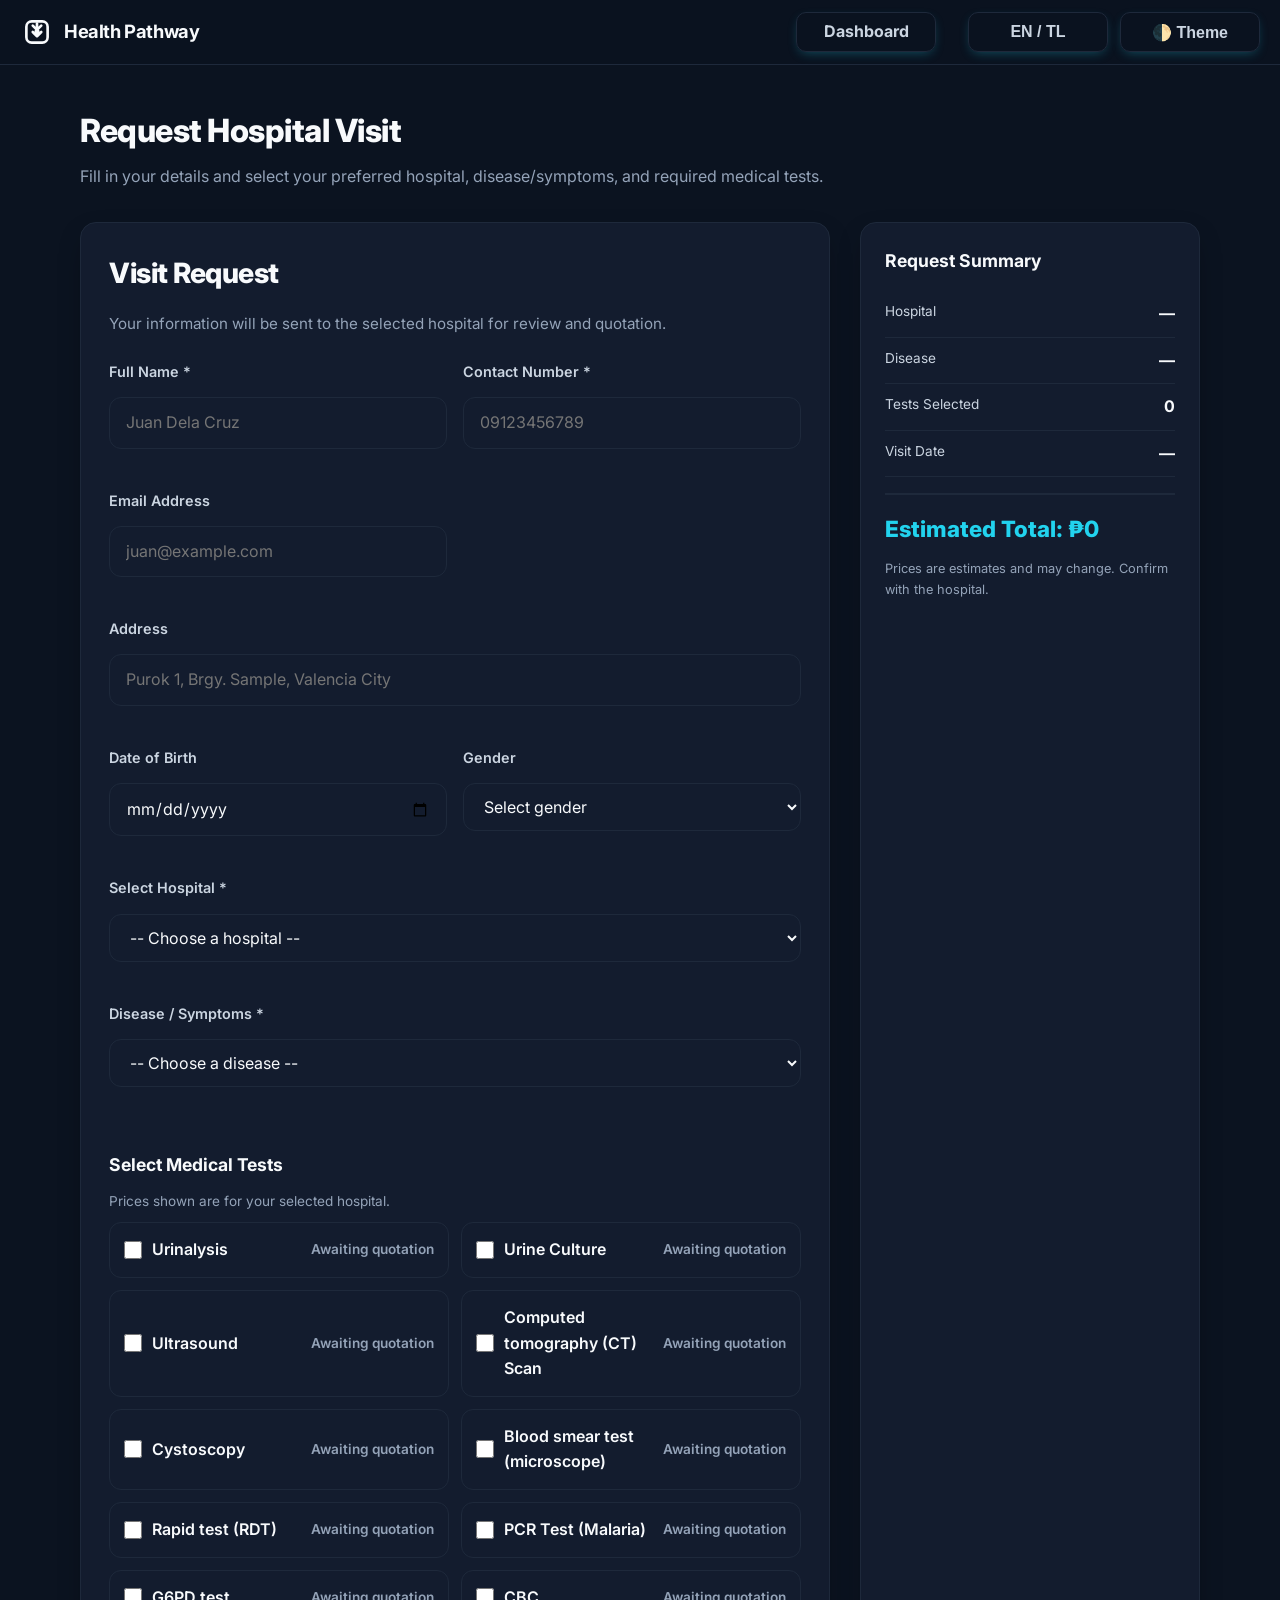
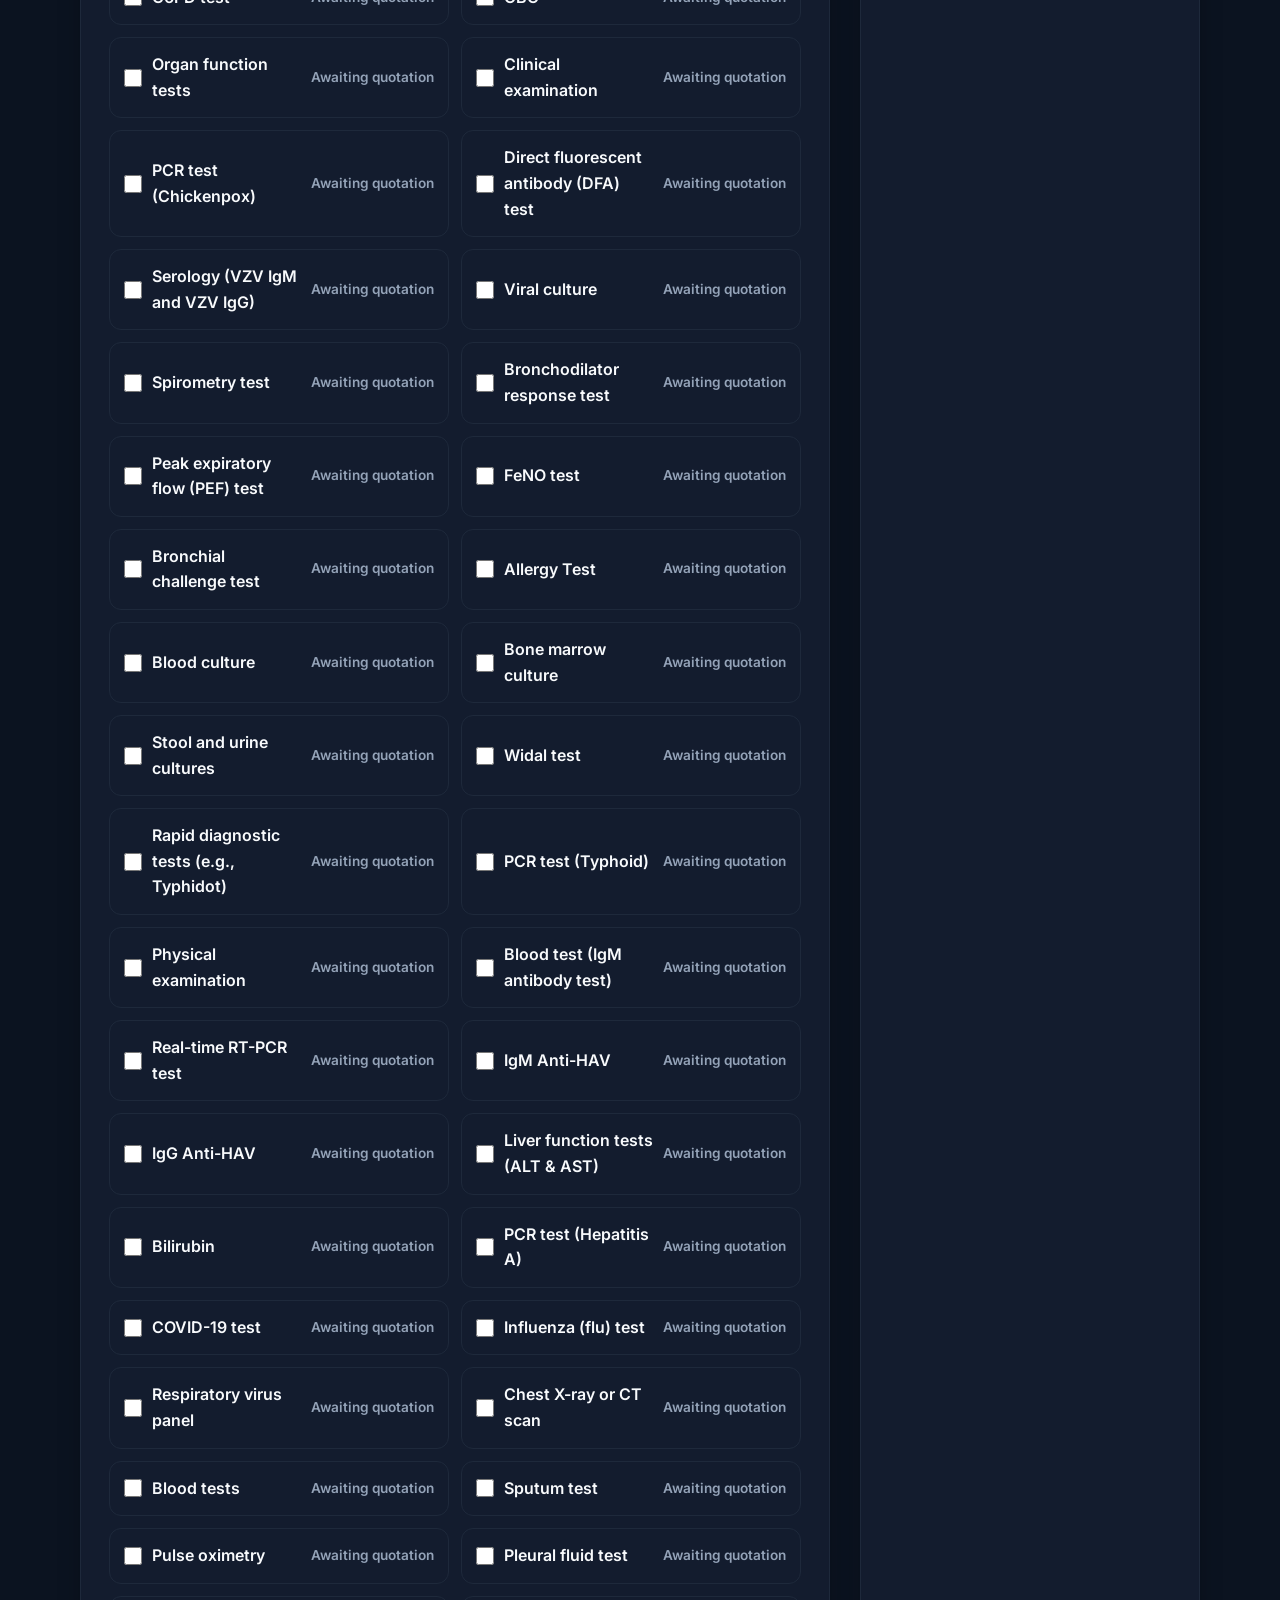
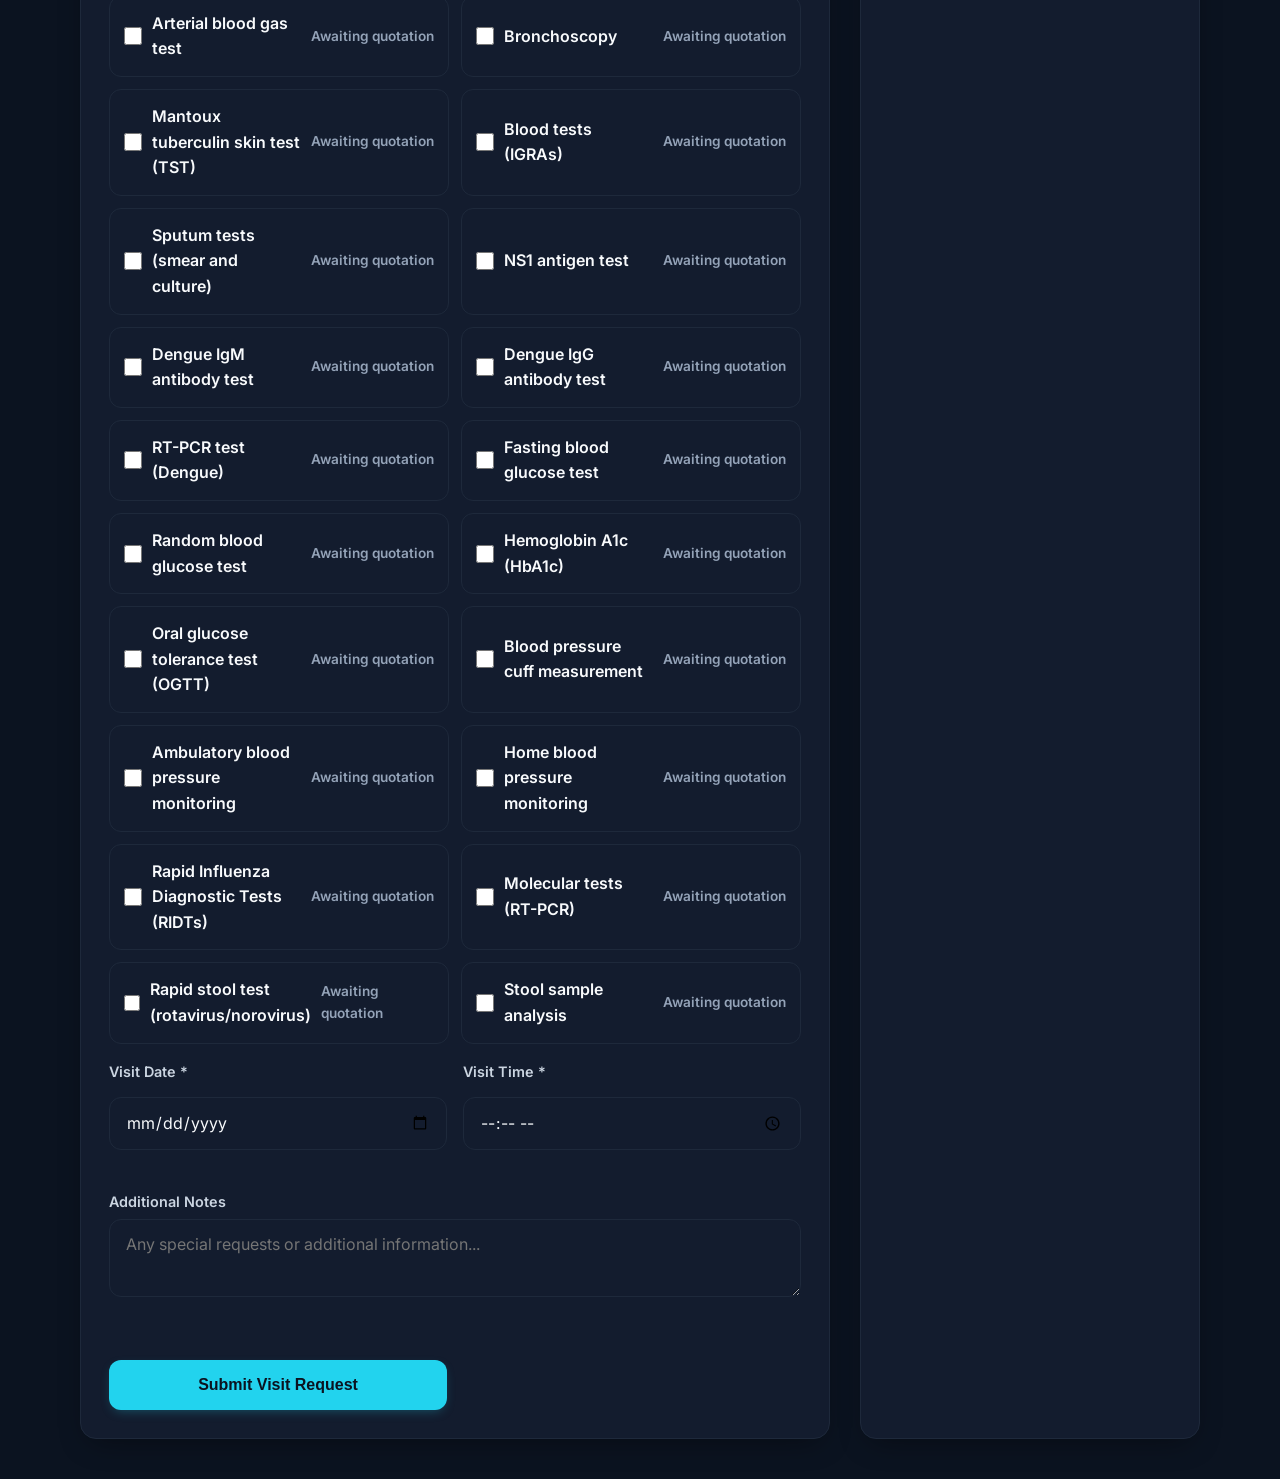
<file: client-request.html>
<!DOCTYPE html>
<html lang="en" dir="ltr">
<head>
<meta charset="UTF-8">
<meta name="viewport" content="width=device-width, initial-scale=1.0">
<title>Request Hospital Visit - Health Pathway</title>
<link href="https://fonts.googleapis.com/css2?family=Inter:wght@400;600;700;800&display=swap" rel="stylesheet">
<link rel="stylesheet" href="styles.css">
<!-- This line connects the universal translation engine -->
<script src="lang.js" defer></script>
<script>(function(){var t=localStorage.getItem('theme')||'dark';document.documentElement.setAttribute('data-theme',t);})();</script>
<style>
.request-layout{display:grid;grid-template-columns:1fr 340px;gap:30px;margin-top:20px}
.form-card{background:var(--card);border:1px solid var(--border);border-radius:16px;padding:28px;box-shadow:var(--shadow)}
.form-card h2{font-size:1.75rem;font-weight:800;margin:0 0 16px 0;letter-spacing:-0.5px}
.form-card p{color:var(--muted);font-size:0.95rem;margin-bottom:24px}
.form-grid{display:grid;grid-template-columns:repeat(auto-fit,minmax(240px,1fr));gap:16px}
.form-group{margin-bottom:16px}
.form-group label{display:block;font-size:0.9rem;font-weight:600;color:var(--text-soft);margin-bottom:6px}
.form-group input,.form-group select,.form-group textarea{width:100%;padding:12px 16px;border:1px solid var(--border);border-radius:12px;font:inherit;background:var(--card);color:var(--text);box-sizing:border-box}
.form-group input:focus,.form-group select:focus,.form-group textarea:focus{outline:none;border-color:var(--primary);box-shadow:0 0 0 3px var(--primary-soft)}
.full-width{grid-column:1/-1}
.tests-section{margin-top:24px}
.tests-section h3{font-size:1.1rem;font-weight:700;margin:0 0 12px 0;color:var(--text)}
.test-grid{display:grid;grid-template-columns:repeat(auto-fill,minmax(260px,1fr));gap:12px}
.test-item{display:flex;align-items:center;gap:10px;padding:14px;border:1px solid var(--border);border-radius:12px;background:var(--card);cursor:pointer;transition:all 0.2s}
.test-item:hover{border-color:var(--primary);background:var(--primary-soft)}
.test-item input{width:18px;height:18px;margin:0;accent-color:var(--primary)}
.test-item .test-name{flex:1;font-weight:600;color:var(--text)}
.test-item .test-price{font-size:0.85rem;color:var(--muted);font-weight:600}
.test-item.selected{border-color:var(--primary);background:var(--primary-soft)}
.sidebar-summary{background:var(--card);border:1px solid var(--border);border-radius:16px;padding:24px;box-shadow:var(--shadow);position:sticky;top:20px}
.sidebar-summary h3{font-size:1.1rem;font-weight:700;margin:0 0 16px 0;color:var(--text)}
.summary-item{display:flex;justify-content:space-between;padding:10px 0;border-bottom:1px solid var(--border)}
.summary-item:last-child{border-bottom:none}
.summary-item .label{color:var(--text-soft);font-size:0.85rem}
.summary-item .value{font-weight:700;color:var(--text)}
.summary-total{font-size:1.4rem;font-weight:800;color:var(--primary);margin-top:16px;padding-top:16px;border-top:2px solid var(--border)}
.btn-submit{background:var(--primary);color:#0b1320;width:100%;padding:16px;border-radius:12px;font-weight:800;font-size:1rem;border:none;cursor:pointer;box-shadow:0 4px 12px -4px rgba(34,211,238,0.35);margin-top:24px}
.btn-submit:hover{background:var(--primary-hover);transform:translateY(-2px)}
.btn-submit:disabled{opacity:0.6;cursor:not-allowed}
@media (max-width:768px){.request-layout{grid-template-columns:1fr}}
</style>
</head>
<body>
<header class="site-header">
<div class="logo" onclick="window.location.href='index.html'" style="cursor:pointer" aria-label="Health Pathway">
<svg class="logo-mark" viewBox="0 0 32 32" fill="none" xmlns="http://www.w3.org/2000/svg">
<rect x="6" y="6" width="20" height="20" rx="5" stroke="currentColor" stroke-width="2.5"/>
<path d="M16 8v6m0 0 4-4m-4 4-4-4M16 14v6m0 0 4-4m-4 4-4-4" stroke="currentColor" stroke-width="2.5" stroke-linecap="round" stroke-linejoin="round"/>
<circle cx="16" cy="16" r="2.5" fill="currentColor"/>
</svg>
<span class="logo-text">Health Pathway</span>
</div>
<div class="header-actions" style="display:flex;align-items:center;gap:12px">
<a href="client-dashboard.html" class="btn ghost" style="margin-right:8px" data-i18n="navDash">Dashboard</a>
<span id="navUser" style="color:var(--text-soft);font-size:0.9rem"></span>
<!-- The Universal Language Button -->
<button class="btn ghost" id="langToggle">EN / TL</button>
<button class="btn ghost" id="themeToggle">🌓 Theme</button>
</div>
</header>

<main style="padding:40px; max-width: 1200px; margin: 0 auto;">
<h1 style="font-size:2rem;font-weight:800;margin:0 0 8px 0;letter-spacing:-0.5px" data-i18n="titleReq">Request Hospital Visit</h1>
<p style="color:var(--muted);margin:0 0 32px 0" data-i18n="subReq">Fill in your details and select your preferred hospital, disease/symptoms, and required medical tests.</p>

<div class="request-layout">
<div class="form-card">
<h2 data-i18n="formTitle">Visit Request</h2>
<p data-i18n="formDesc">Your information will be sent to the selected hospital for review and quotation.</p>

<form id="requestForm">
<div class="form-grid">
<div class="form-group">
<label data-i18n="lblName">Full Name *</label>
<input type="text" id="clientName" placeholder="Juan Dela Cruz" required>
</div>
<div class="form-group">
<label data-i18n="lblContact">Contact Number *</label>
<input type="tel" id="clientContact" placeholder="09123456789" required>
</div>
<div class="form-group">
<label data-i18n="lblEmail">Email Address</label>
<input type="email" id="clientEmail" placeholder="juan@example.com">
</div>
<div class="form-group full-width">
<label data-i18n="lblAddr">Address</label>
<input type="text" id="clientAddress" placeholder="Purok 1, Brgy. Sample, Valencia City">
</div>
<div class="form-group">
<label data-i18n="lblDob">Date of Birth</label>
<input type="date" id="clientDob">
</div>
<div class="form-group">
<label data-i18n="lblGender">Gender</label>
<select id="clientGender">
<option value="" data-i18n="optGender">Select gender</option>
<option value="Male" data-i18n="optMale">Male</option>
<option value="Female" data-i18n="optFemale">Female</option>
<option value="Other" data-i18n="optOther">Other</option>
</select>
</div>

<div class="form-group full-width">
<label data-i18n="lblHosp">Select Hospital *</label>
<select id="reqHospital" required onchange="loadHospitalTests()">
<option value="" data-i18n="optHosp">-- Choose a hospital --</option>
</select>
</div>

<div class="form-group full-width">
<label data-i18n="lblDis">Disease / Symptoms *</label>
<select id="reqDisease" required>
<option value="" data-i18n="optDis">-- Choose a disease --</option>
</select>
</div>

<div class="tests-section full-width">
<h3 data-i18n="lblTests">Select Medical Tests</h3>
<p style="color:var(--muted);font-size:0.85rem;margin-bottom:10px" data-i18n="testsDesc">Prices shown are for your selected hospital.</p>
<div id="testsContainer" class="test-grid"></div>
</div>

<div class="form-group">
<label data-i18n="lblDate">Visit Date *</label>
<input type="date" id="visitDate" required>
</div>
<div class="form-group">
<label data-i18n="lblTime">Visit Time *</label>
<input type="time" id="visitTime" required>
</div>
<div class="form-group full-width">
<label data-i18n="lblNotes">Additional Notes</label>
<textarea id="reqNotes" placeholder="Any special requests or additional information..."></textarea>
</div>

<button type="submit" class="btn-submit" id="submitBtn" data-i18n="btnSubmit">Submit Visit Request</button>
</div>
</form>
</div>

<aside class="sidebar-summary">
<h3 data-i18n="sumTitle">Request Summary</h3>
<div class="summary-item"><span class="label" data-i18n="lblSumHosp">Hospital</span><span class="value" id="sumHospital">—</span></div>
<div class="summary-item"><span class="label" data-i18n="lblSumDis">Disease</span><span class="value" id="sumDisease">—</span></div>
<div class="summary-item"><span class="label" data-i18n="lblSumTests">Tests Selected</span><span class="value" id="sumTestCount">0</span></div>
<div class="summary-item"><span class="label" data-i18n="lblSumDate">Visit Date</span><span class="value" id="sumDate">—</span></div>
<div class="summary-total" id="sumTotal">Estimated Total: ₱0</div>
<p style="color:var(--muted);font-size:0.8rem;margin-top:12px" data-i18n="sumNote">Prices are estimates and may change. Confirm with the hospital.</p>
</aside>
</div>
</main>

<script>
// Note: The translation dictionary is now safely handled inside lang.js!

function requireClient(){
  let cid=localStorage.getItem('hp_client_id');
  if(!cid){cid='client-001';localStorage.setItem('hp_client_id',cid);}
  return {id:cid,full_name:'Guest',email:'',role:'client'};
}
function safeArr(x){return Array.isArray(x)?x:[];}
function safeObj(x){return (x&&typeof x==='object'&&!Array.isArray(x))?x:{};}

let db=JSON.parse(localStorage.getItem('hp_db'));
let currentUser=null;
let selectedHospitalId='';
let selectedTests=new Set();
let currentTotal = 0;

if(!db){
  fetch('data.json').then(r=>r.json()).then(d=>{
    localStorage.setItem('hp_db',JSON.stringify(d)); db=d; initPage();
  });
} else { initPage(); }

function initPage(){
  currentUser=requireClient();
  const root=document.documentElement;
  root.setAttribute('data-theme',localStorage.getItem('theme')||'dark');
  db=JSON.parse(localStorage.getItem('hp_db')||'{}');
  
  renderHospitals();
  renderDiseases();
  loadHospitalTests();

  // Toggles
  document.getElementById('themeToggle').addEventListener('click',()=>{
    const isDark=root.getAttribute('data-theme')==='dark';
    root.setAttribute('data-theme',isDark?'light':'dark');
    localStorage.setItem('theme',isDark?'light':'dark');
  });

  // Form listeners
  document.getElementById('reqDisease').addEventListener('change',renderSummary);
  document.getElementById('visitDate').addEventListener('change',renderSummary);
  document.getElementById('visitTime').addEventListener('change',renderSummary);
  document.getElementById('requestForm').addEventListener('submit',submitForm);
}

function renderHospitals(){
  const sel=document.getElementById('reqHospital');
  const lang = localStorage.getItem('lang') || 'en';
  const placeholder = lang === 'en' ? '-- Choose a hospital --' : '-- Pumili ng ospital --';
  
  sel.innerHTML=`<option value="">${placeholder}</option>`;
  safeArr(db.hospitals).forEach(h=>{
    if(h.available!==false){
      const o=document.createElement('option'); o.value=h.id; o.textContent=h.name; sel.appendChild(o);
    }
  });
}

function renderDiseases(){
  const sel=document.getElementById('reqDisease');
  const lang = localStorage.getItem('lang') || 'en';
  const placeholder = lang === 'en' ? '-- Choose a disease --' : '-- Pumili ng sakit --';

  sel.innerHTML=`<option value="">${placeholder}</option>`;
  safeArr(db.diseases).forEach(d=>{
    const o=document.createElement('option'); o.value=d.id; o.textContent=d.name; sel.appendChild(o);
  });
}

function loadHospitalTests(){
  selectedHospitalId=document.getElementById('reqHospital').value;
  selectedTests.clear();
  renderTests();
  renderSummary();
}

function renderTests(){
  const cont=document.getElementById('testsContainer');
  const lang = localStorage.getItem('lang') || 'en';
  let testsToShow=safeArr(db.medical_tests);
  
  if(testsToShow.length === 0){
    cont.innerHTML='<p style="color:var(--muted)">No tests available.</p>'; return;
  }

  cont.innerHTML=testsToShow.map(testItem=>{
    const isSelected=selectedTests.has(testItem.id);
    const price=getTestPrice(testItem.id);
    const awaitingText = lang === 'en' ? 'Awaiting quotation' : 'Naghihintay ng kwotasyon';
    const priceHtml=price!==null?`<span class="test-price">₱${price.toLocaleString()}</span>`:`<span class="test-price">${awaitingText}</span>`;
    return `<div class="test-item ${isSelected?'selected':''}" onclick="toggleTest('${testItem.id}')"><input type="checkbox" ${isSelected?'checked':''} onchange="toggleTest('${testItem.id}',this.checked)" style="pointer-events:none"><span class="test-name">${testItem.name}</span>${priceHtml}</div>`;
  }).join('');
}

function getTestPrice(tid){
  if(!selectedHospitalId)return null;
  const prices=safeObj(db.hospital_test_prices)[selectedHospitalId];
  return prices && prices[tid]!==undefined ? prices[tid] : null;
}

function toggleTest(id,checked){
  if(checked===undefined){checked=!selectedTests.has(id);}
  if(checked){selectedTests.add(id);}else{selectedTests.delete(id);}
  renderTests();
  renderSummary();
}

function renderSummary(){
  const lang = localStorage.getItem('lang') || 'en';
  const h=safeArr(db.hospitals).find(h=>h.id===selectedHospitalId);
  document.getElementById('sumHospital').textContent=h?h.name:'—';
  const d=safeArr(db.diseases).find(d=>d.id===document.getElementById('reqDisease').value);
  document.getElementById('sumDisease').textContent=d?d.name:'—';
  document.getElementById('sumTestCount').textContent=selectedTests.size;
  
  currentTotal=0;
  selectedTests.forEach(tid=>{
    const p=getTestPrice(tid);
    if(p!==null)currentTotal+=p;
  });
  
  const totalLabel = lang === 'en' ? 'Estimated Total' : 'Tinatayang Kabuuan';
  document.getElementById('sumTotal').textContent=totalLabel + ': ₱' + currentTotal.toLocaleString();
  document.getElementById('sumDate').textContent=document.getElementById('visitDate').value||'—';
}

function submitForm(e){
  e.preventDefault();
  const btn=document.getElementById('submitBtn');
  btn.textContent='...';btn.disabled=true;
  
  const request={
    id:'R-'+Date.now(),
    client_id:currentUser.id,
    client_name:document.getElementById('clientName').value.trim(),
    client_contact:document.getElementById('clientContact').value.trim(),
    client_email:document.getElementById('clientEmail').value.trim(),
    client_address:document.getElementById('clientAddress').value.trim(),
    client_dob:document.getElementById('clientDob').value,
    client_gender:document.getElementById('clientGender').value,
    hospital_id:selectedHospitalId,
    disease_id:document.getElementById('reqDisease').value,
    test_ids:[...selectedTests],
    visit_date:document.getElementById('visitDate').value,
    visit_time:document.getElementById('visitTime').value,
    notes:document.getElementById('reqNotes').value.trim(),
    status:'pending',
    created_at:new Date().toISOString()
  };
  
  const d=JSON.parse(localStorage.getItem('hp_db')||'{}');
  d.reservation_requests=safeArr(d.reservation_requests); d.reservation_requests.push(request);
  d.notifications=safeArr(d.notifications); d.notifications.push({id:'n-'+Date.now(),user_id:'admin-001',message:'New request #'+request.id,read:false,created_at:new Date().toISOString()});
  localStorage.setItem('hp_db',JSON.stringify(d));
  
  alert('Request submitted successfully!');
  window.location.href='client-dashboard.html';
}

// This listens for when the user clicks the EN/TL button in the header
document.addEventListener('DOMContentLoaded', () => {
  const langBtn = document.getElementById('langToggle');
  if(langBtn) {
    langBtn.addEventListener('click', () => {
      // 50ms delay allows lang.js to change the language, then we redraw our form
      setTimeout(() => { renderHospitals(); renderDiseases(); renderTests(); renderSummary(); }, 50);
    });
  }
});
</script>
</body>
</html>
</file>
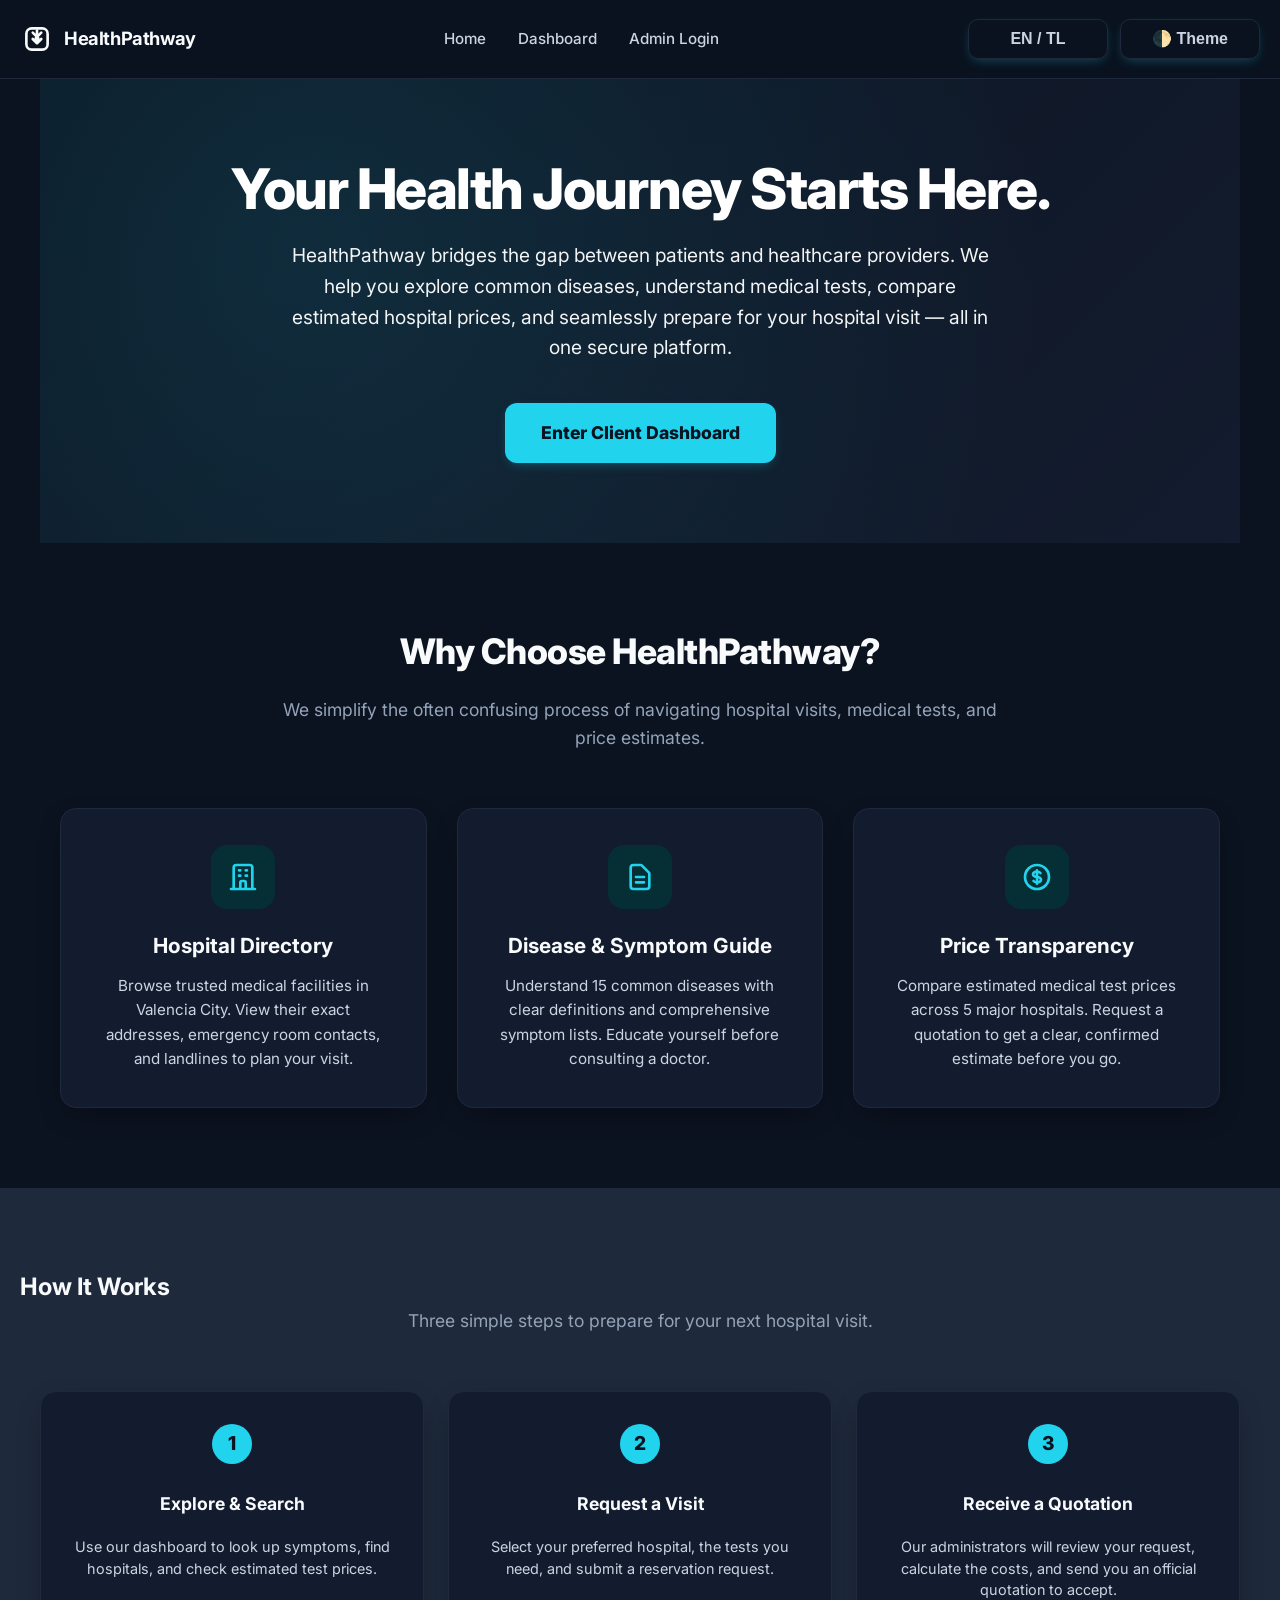
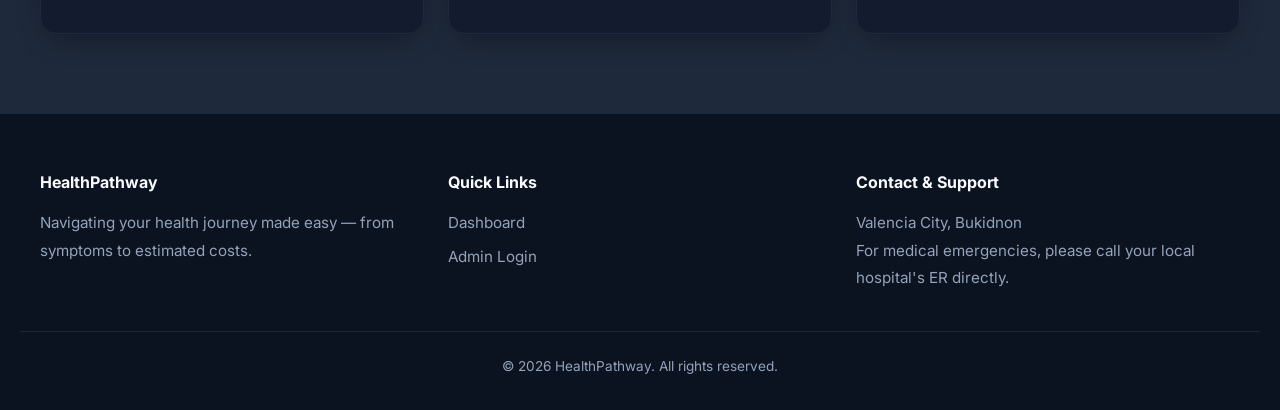
<file: main.html>
<!DOCTYPE html>
<html lang="en" dir="ltr">
<head>
<meta charset="UTF-8">
<meta name="viewport" content="width=device-width, initial-scale=1.0">
<title>Health Pathway</title>
<script>window.location.replace('index.html');</script>
</head>
<body>
<p>Redirecting to <a href="index.html">HealthPathway</a>...</p>
</body>
</html>
</file>
<file: styles.css>
:root{
  --primary:#22d3ee;
  --primary-hover:#0d9488;
  --primary-soft:#cffafe;
  --dark:#0b1320;
  --dark-soft:#131c2e;
  --muted:#64748b;
  --bg:#f8fafc;
  --card:#ffffff;
  --border:#e2e8f0;
  --text:#0f172a;
  --text-soft:#475569;
  --radius:16px;
  --shadow:0 10px 30px -10px rgba(11,19,32,0.08);
  --shadow-hover:0 20px 40px -12px rgba(11,19,32,0.12);
  --transition:0.35s cubic-bezier(0.4,0,0.2,1);
  --max-width:1200px;
  --header-bg:rgba(255,255,255,0.6);
}
[data-theme="dark"]{
  --primary:#22d3ee;
  --primary-hover:#06b6d4;
  --primary-soft:#052e35;
  --dark:#0b1320;
  --dark-soft:#131c2e;
  --muted:#94a3b8;
  --bg:#0b1320;
  --card:#131c2e;
  --border:#1e293b;
  --text:#f8fafc;
  --text-soft:#cbd5e1;
  --shadow:0 10px 30px -10px rgba(0,0,0,0.45);
  --shadow-hover:0 20px 40px -12px rgba(0,0,0,0.55);
  --header-bg:rgba(11,19,32,0.6);
}
*,*::before,*::after{box-sizing:border-box;margin:0;padding:0}
html{scroll-behavior:smooth}
body{font-family:'Inter',system-ui,sans-serif;color:var(--text);background:var(--bg);line-height:1.6;-webkit-font-smoothing:antialiased;transition:background 0.3s,color 0.3s}
a{text-decoration:none;color:inherit}
img{max-width:100%;display:block}
section{opacity:1;transform:none;transition:opacity 0.7s ease,transform 0.7s ease}
section.visible{opacity:1;transform:translateY(0)}
nav{max-width:var(--max-width);margin:0 auto;display:flex;align-items:center;justify-content:space-between;padding:14px 20px;flex-wrap:wrap;gap:12px}
.logo img{height:48px;filter:drop-shadow(0 2px 4px rgba(0,0,0,0.15))}
.logo span{font-weight:700;font-size:1.15rem;letter-spacing:-0.4px}
.nav-links{display:flex;gap:4px;list-style:none;flex-wrap:wrap}
.nav-links li a{color:var(--text-soft);font-weight:500;padding:8px 14px;border-radius:10px;transition:all 0.2s;font-size:0.95rem}
.nav-links li a:hover{background:var(--border);color:var(--text)}
.theme-toggle,.btn.ghost{display:flex;align-items:center;justify-content:center;width:40px;height:40px;border-radius:10px;background:var(--border);border:1px solid var(--border);color:var(--text);cursor:pointer;transition:all 0.2s}
.theme-toggle:hover,.btn.ghost:hover{background:var(--primary);color:#fff}
.mobile-menu{display:none;flex-direction:column;gap:6px;width:24px;height:18px;justify-content:space-between;background:none;border:none;cursor:pointer;z-index:60}
.mobile-menu span{display:block;height:2px;background:var(--text);border-radius:2px;transition:all 0.3s}
.site-header{position:sticky;top:0;background:var(--header-bg);backdrop-filter:blur(12px);border-bottom:1px solid var(--border);z-index:50;transition:background 0.3s;display:flex;align-items:center;justify-content:space-between;padding:12px 20px;flex-wrap:wrap;gap:12px}
[data-theme="dark"] .site-header{background:var(--header-bg)}
[data-theme="dark"] .client-sidebar,[data-theme="dark"] .admin-sidebar{background:#0b1320;color:#fff}
[data-theme="dark"] .client-sidebar .logo-text,[data-theme="dark"] .admin-sidebar .logo-text{color:#fff}
.logo{display:flex;align-items:center;gap:10px;min-width:0}
.logo-mark{width:34px;height:34px;overflow:visible}
.logo-text{font-weight:800;font-size:1.15rem;letter-spacing:-0.5px;color:var(--text)}
.header-actions{display:flex;gap:8px;align-items:center;flex-shrink:0}
.btn{display:inline-flex;align-items:center;justify-content:center;gap:8px;background:var(--primary);color:#0b1320;padding:14px 28px;border-radius:12px;font-weight:800;font-size:1rem;min-width:140px;border:none;cursor:pointer;transition:all 0.25s;box-shadow:0 4px 12px -4px rgba(34,211,238,0.35);white-space:nowrap}
.btn:hover{background:var(--primary-hover);transform:translateY(-2px);box-shadow:0 8px 20px -6px rgba(13,148,136,0.45);color:#fff}
.btn.secondary{background:transparent;color:var(--primary);border:1px solid var(--primary);box-shadow:none;padding:14px 28px;font-weight:800;font-size:1rem;min-width:140px}
.btn.secondary:hover{background:var(--primary-soft);color:#0b1320}
.btn.ghost{background:transparent;color:var(--text-soft);border:1px solid var(--border);padding:14px 28px;font-weight:700;font-size:1rem;min-width:140px}
.btn:active{transform:translateY(0)}
.section{max-width:var(--max-width);margin:0 auto;padding:72px 20px}
.section h2{text-align:center;font-size:2rem;font-weight:700;letter-spacing:-0.5px;margin-bottom:8px}
.sub{text-align:center;color:var(--muted);max-width:720px;margin:0 auto 48px;font-size:1.05rem}
.hero{background:linear-gradient(135deg,var(--dark),var(--dark-soft));color:#fff;padding:100px 20px;text-align:center;position:relative;overflow:hidden;isolate}
.hero::before{content:"";position:absolute;inset:-20%;background:radial-gradient(circle at 30% 40%,rgba(34,211,238,0.12),transparent 60%);pointer-events:none;z-index:0}
.hero > *{position:relative;z-index:1}
.hero h1{font-size:3rem;font-weight:800;line-height:1.1;letter-spacing:-1px;margin-bottom:16px}
.hero p{font-size:1.15rem;max-width:660px;margin:0 auto 32px;opacity:0.95}
.hero .btn-group{display:flex;gap:16px;justify-content:center;flex-wrap:wrap}
.cards{display:grid;grid-template-columns:repeat(auto-fill,minmax(260px,1fr));gap:20px}
.card{background:var(--card);border:1px solid var(--border);border-radius:var(--radius);padding:28px;box-shadow:var(--shadow);transition:all var(--transition);display:flex;flex-direction:column;gap:12px}
.card:hover{transform:translateY(-6px);box-shadow:var(--shadow-hover);border-color:transparent}
.card h3{font-size:1.1rem;font-weight:700;color:var(--text);margin-bottom:4px}
.card p{color:var(--text-soft);font-size:0.95rem;line-height:1.5;flex:1}
.card .btn{margin-top:auto;width:fit-content}
.steps{display:grid;grid-template-columns:repeat(auto-fill,minmax(190px,1fr));gap:16px}
.step{background:var(--card);border:1px solid var(--border);border-radius:14px;padding:24px;box-shadow:var(--shadow);display:flex;flex-direction:column;gap:10px}
.step .num{font-size:1.5rem;font-weight:800;color:var(--primary);line-height:1}
.step h3{font-size:1rem;font-weight:700;color:var(--text)}
.step p{color:var(--text-soft);font-size:0.9rem}
.emergency{background:var(--primary-soft);border-left:4px solid var(--primary);color:#0b1320;padding:20px;border-radius:12px;margin:32px 0;display:flex;align-items:flex-start;gap:12px}
[data-theme="dark"] .emergency{color:var(--text)}
input,select{padding:12px 16px;border:1px solid var(--border);border-radius:12px;width:100%;margin:8px 0;font:inherit;background:var(--card);color:var(--text);transition:border-color 0.2s}
input:focus,select:focus{outline:none;border-color:var(--primary);box-shadow:0 0 0 3px var(--primary-soft)}
label{display:block;font-size:0.9rem;font-weight:600;color:var(--text-soft);margin-bottom:6px}
table{width:100%;border-collapse:collapse;margin:12px 0;font-size:0.95rem}
th,td{padding:14px 12px;border:1px solid var(--border);text-align:left}
th{background:var(--border);color:var(--text-soft);font-weight:600;text-transform:uppercase;letter-spacing:0.4px;font-size:0.8rem}
tr:nth-child(even) td{background:rgba(11,19,32,0.02)}
[data-theme="dark"] tr:nth-child(even) td{background:rgba(255,255,255,0.02)}
tr:hover td{background:var(--primary-soft);color:var(--text)}
.total{font-size:1.35rem;font-weight:700;color:var(--primary)}
.checklist{display:flex;flex-direction:column;gap:10px}
.checklist label{display:flex;align-items:center;gap:10px;padding:8px 0;cursor:pointer;font-weight:500}
.checklist input{width:20px;height:20px;margin:0;accent-color:var(--primary)}
.modal{display:none;position:fixed;inset:0;background:rgba(11,19,32,0.45);backdrop-filter:blur(8px);z-index:100;overflow:auto;align-items:center;justify-content:center;padding:24px}
.modal-content{background:var(--card);max-width:720px;width:100%;max-height:85vh;overflow-y:auto;padding:32px;border-radius:20px;box-shadow:var(--shadow-hover);position:relative;animation:modalIn 0.3s ease}
@keyframes modalIn{from{opacity:0;transform:translateY(16px)}to{opacity:1;transform:translateY(0)}}
.close{position:absolute;top:16px;right:20px;cursor:pointer;font-size:28px;line-height:1;color:var(--muted);transition:color 0.2s}
.close:hover{color:var(--text)}
footer{background:var(--dark);color:var(--muted);padding:56px 20px 32px;text-align:center}
.footer-grid{display:grid;grid-template-columns:repeat(auto-fit,minmax(220px,1fr));gap:24px;max-width:var(--max-width);margin:0 auto 40px;text-align:left}
.footer-grid h4{color:var(--text);font-size:1rem;margin-bottom:14px}
.footer-grid p,.footer-grid ul{color:var(--muted);font-size:0.95rem;line-height:1.8}
.footer-grid ul{list-style:none;padding:0}
.footer-grid li{margin:6px 0}
.copyright{margin-top:32px;padding-top:24px;border-top:1px solid rgba(255,255,255,0.08);font-size:0.85rem;color:var(--muted)}
@media (max-width:640px){
  .nav-links{position:fixed;inset:0;background:var(--card);flex-direction:column;padding:80px 20px 40px;gap:0;right:0;transform:translateX(100%);transition:transform 0.3s ease;box-shadow:-8px 0 24px -8px rgba(0,0,0,0.08);border-left:1px solid var(--border)}
  .nav-links.open{transform:translateX(0)}
  .nav-links li a{display:block;padding:14px;border-radius:12px;width:100%}
  .mobile-menu{display:flex}
  .hero h1{font-size:2.1rem}
  .hero{padding:90px 20px}
  .section{padding:56px 16px}
  .footer-grid{grid-template-columns:1fr}
}
/* ---- Shared reusable components (deduplicated across pages) ---- */
.card-section{background:var(--card);border:1px solid var(--border);border-radius:var(--radius);padding:28px;box-shadow:var(--shadow);margin-bottom:24px}
.card-section h3{font-size:1.25rem;font-weight:700;margin:0 0 20px 0;color:var(--text)}
.stat-card{background:var(--card);border:1px solid var(--border);border-radius:16px;padding:24px;box-shadow:var(--shadow)}
.stat-card .stat-value{font-size:2rem;font-weight:800;color:var(--primary);display:block;margin-bottom:4px}
.stat-card .stat-label{color:var(--muted);font-size:0.85rem}
.stat-grid{display:grid;grid-template-columns:repeat(auto-fit,minmax(170px,1fr));gap:16px;margin-bottom:32px}
.filter-bar{display:flex;gap:12px;margin-bottom:20px;flex-wrap:wrap;align-items:end}
.filter-bar input,.filter-bar select{padding:10px 14px;border:1px solid var(--border);border-radius:10px;font:inherit;background:var(--card);color:var(--text)}
.empty-state{text-align:center;padding:48px 24px;color:var(--muted)}
.empty-state b{color:var(--text)}
.btn-sm{padding:6px 12px;border-radius:8px;font-size:0.85rem;border:none;cursor:pointer;font-weight:600}
.btn-sm.primary{background:var(--primary);color:#0b1320}
.btn-sm.secondary{background:transparent;color:var(--primary);border:1px solid var(--primary)}
.btn-sm.danger{background:#fee2e2;color:#dc2626}
.btn-sm.outline{background:transparent;color:var(--text-soft);border:1px solid var(--border)}
.status-badge{display:inline-block;padding:4px 10px;border-radius:20px;font-size:0.75rem;font-weight:700;text-transform:uppercase}
.status-pending{background:#fef3c7;color:#92400e}
.status-review{background:#dbeafe;color:#1e40af}
.status-quoted{background:#dcfce7;color:#166534}
.status-accepted{background:#bfdbfe;color:#1d4ed8}
.status-confirmed{background:#cffafe;color:#089190}
.status-cancelled{background:#fee2e2;color:#991b1b}
.sidebar-card{background:var(--card);border:1px solid var(--border);border-radius:16px;padding:24px;box-shadow:var(--shadow);position:sticky;top:20px}
.sidebar-card h4{font-size:1rem;font-weight:700;margin:0 0 16px 0;color:var(--text)}
.admin-table{width:100%;border-collapse:collapse;margin-top:12px;font-size:0.9rem}
.admin-table th, .admin-table td{padding:12px 10px;border:1px solid var(--border);text-align:left}
.admin-table th{background:var(--border);color:var(--text-soft);font-weight:600;text-transform:uppercase;letter-spacing:0.4px;font-size:0.78rem}
.admin-table tr:nth-child(even) td{background:rgba(11,19,32,0.02)}
[data-theme="dark"] .admin-table tr:nth-child(even) td{background:rgba(255,255,255,0.02)}
.admin-table tr:hover td{background:var(--primary-soft);color:var(--text)}
.required::after{content:" *";color:#dc2626}
.instructions{background:var(--border);border-radius:10px;padding:16px;font-size:0.9rem;color:var(--text-soft)}
.print-btn{background:var(--primary);color:#fff;padding:12px 24px;border-radius:12px;font-weight:700;border:none;cursor:pointer}
.print-btn:hover{background:var(--primary-hover)}
.quote-card{background:var(--card);border:1px solid var(--border);border-radius:16px;padding:24px;box-shadow:var(--shadow);margin-bottom:20px}
.quote-card h3{margin:0 0 8px 0;font-size:1.1rem;font-weight:700;color:var(--text)}
.quote-card .quote-meta{display:flex;gap:16px;color:var(--muted);font-size:0.85rem;margin-bottom:16px;flex-wrap:wrap}
.quote-items{border:1px solid var(--border);border-radius:12px;padding:16px;margin-bottom:16px}
.quote-items h4{margin:0 0 12px 0;font-size:0.9rem;font-weight:700;color:var(--text-soft);text-transform:uppercase;letter-spacing:0.4px}
.quote-row{display:flex;justify-content:space-between;padding:8px 0;border-bottom:1px solid var(--border)}
.quote-row:last-child{border-bottom:none}
.quote-total{font-size:1.5rem;font-weight:800;color:var(--primary);margin:12px 0}
.quote-actions{display:flex;gap:10px;margin-top:20px}
.btn-quote{padding:12px 24px;border-radius:12px;font-weight:700;border:none;cursor:pointer;font-size:0.95rem}
.btn-accept{background:var(--primary);color:#fff}
.btn-accept:hover{background:var(--primary-hover)}
.btn-decline{background:#fee2e2;color:#dc2626}
.btn-decline:hover{background:#fecaca}
.admin-notes{background:var(--border);border-radius:10px;padding:12px;font-size:0.85rem;color:var(--text-soft);margin-top:12px}
</file>
